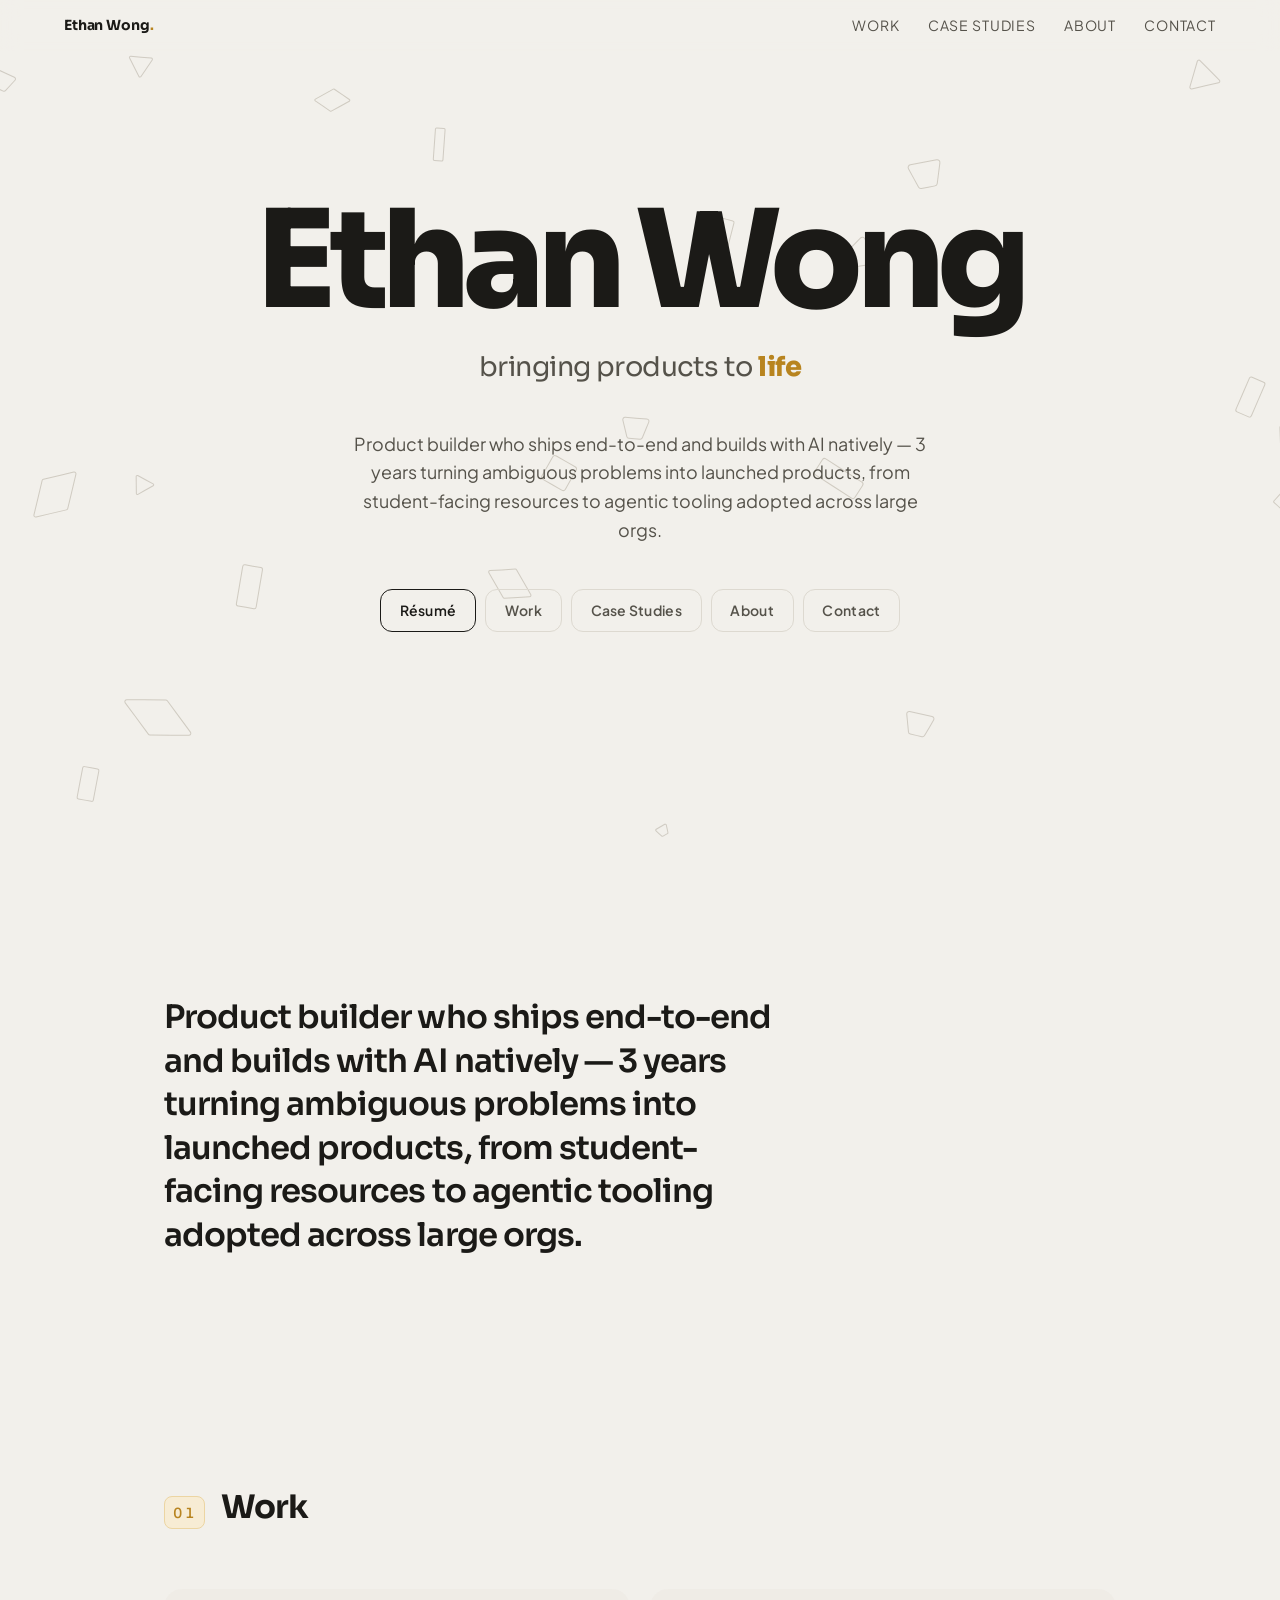
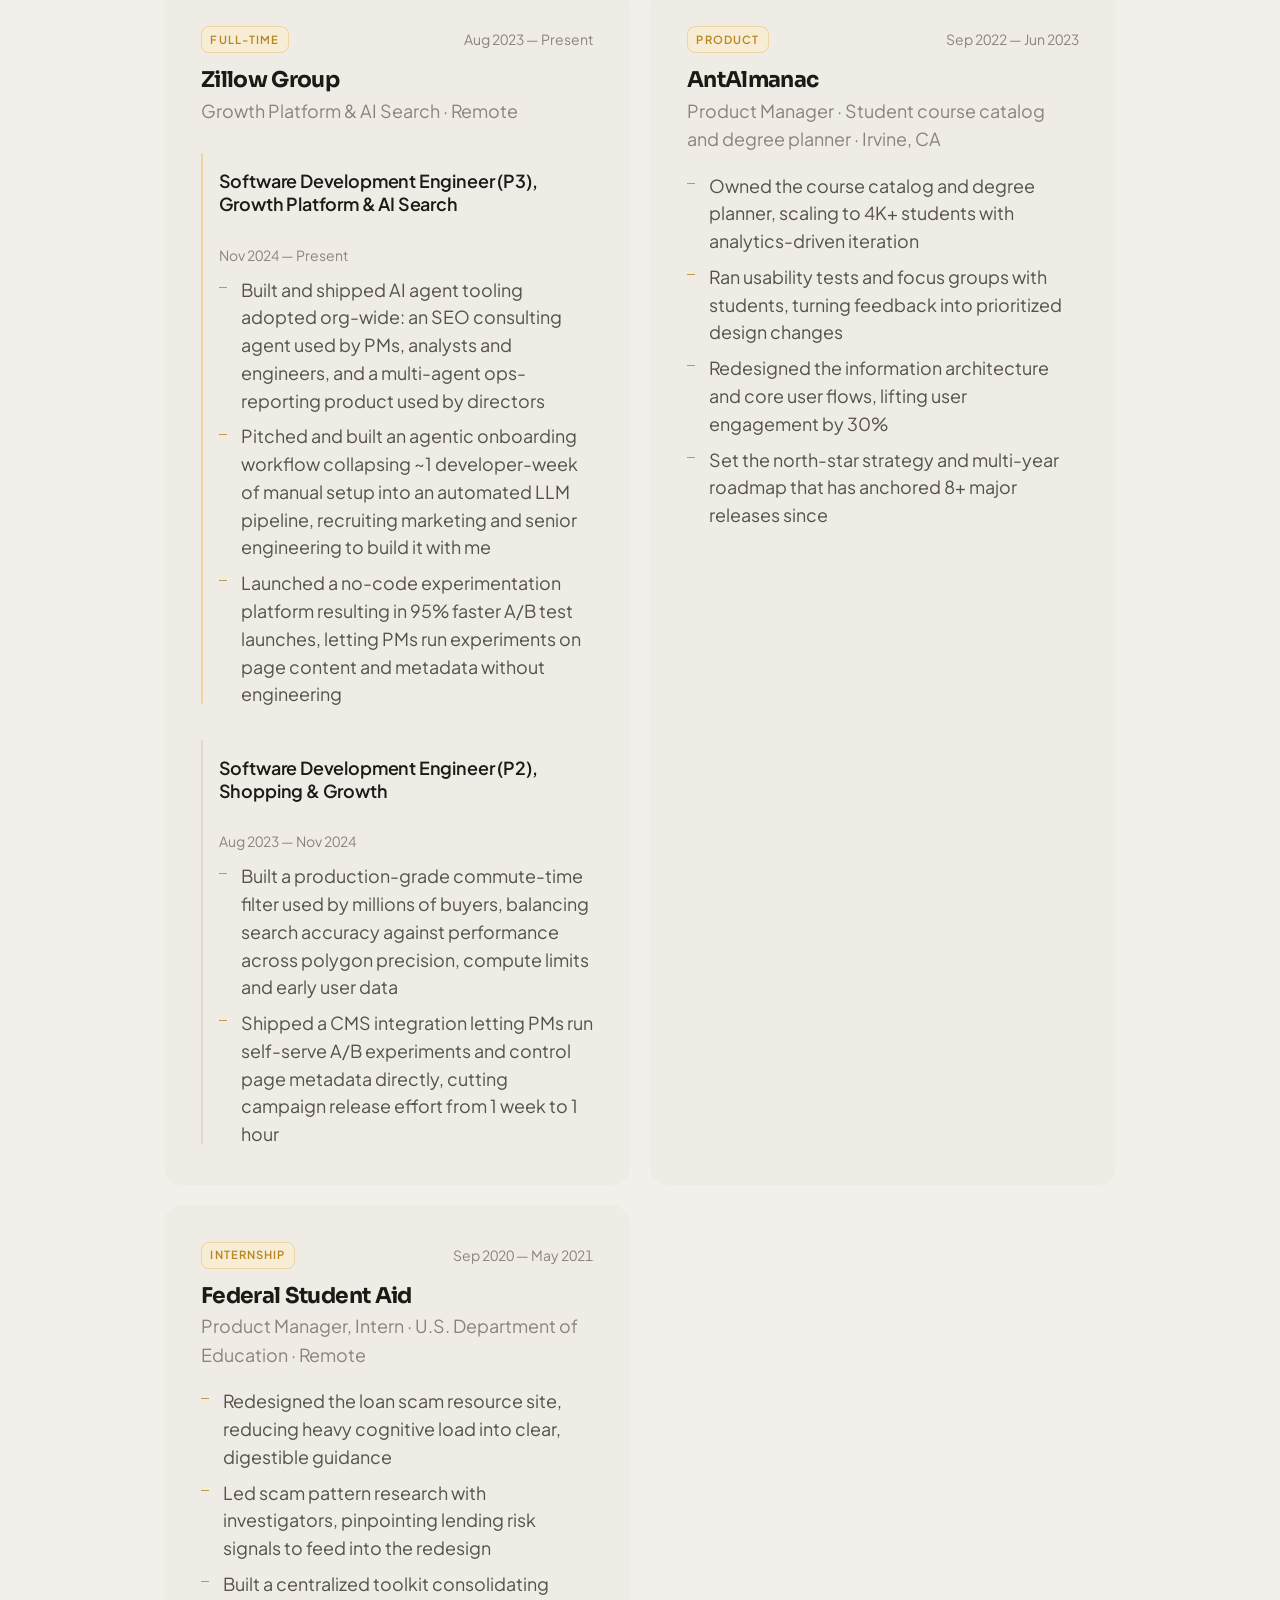
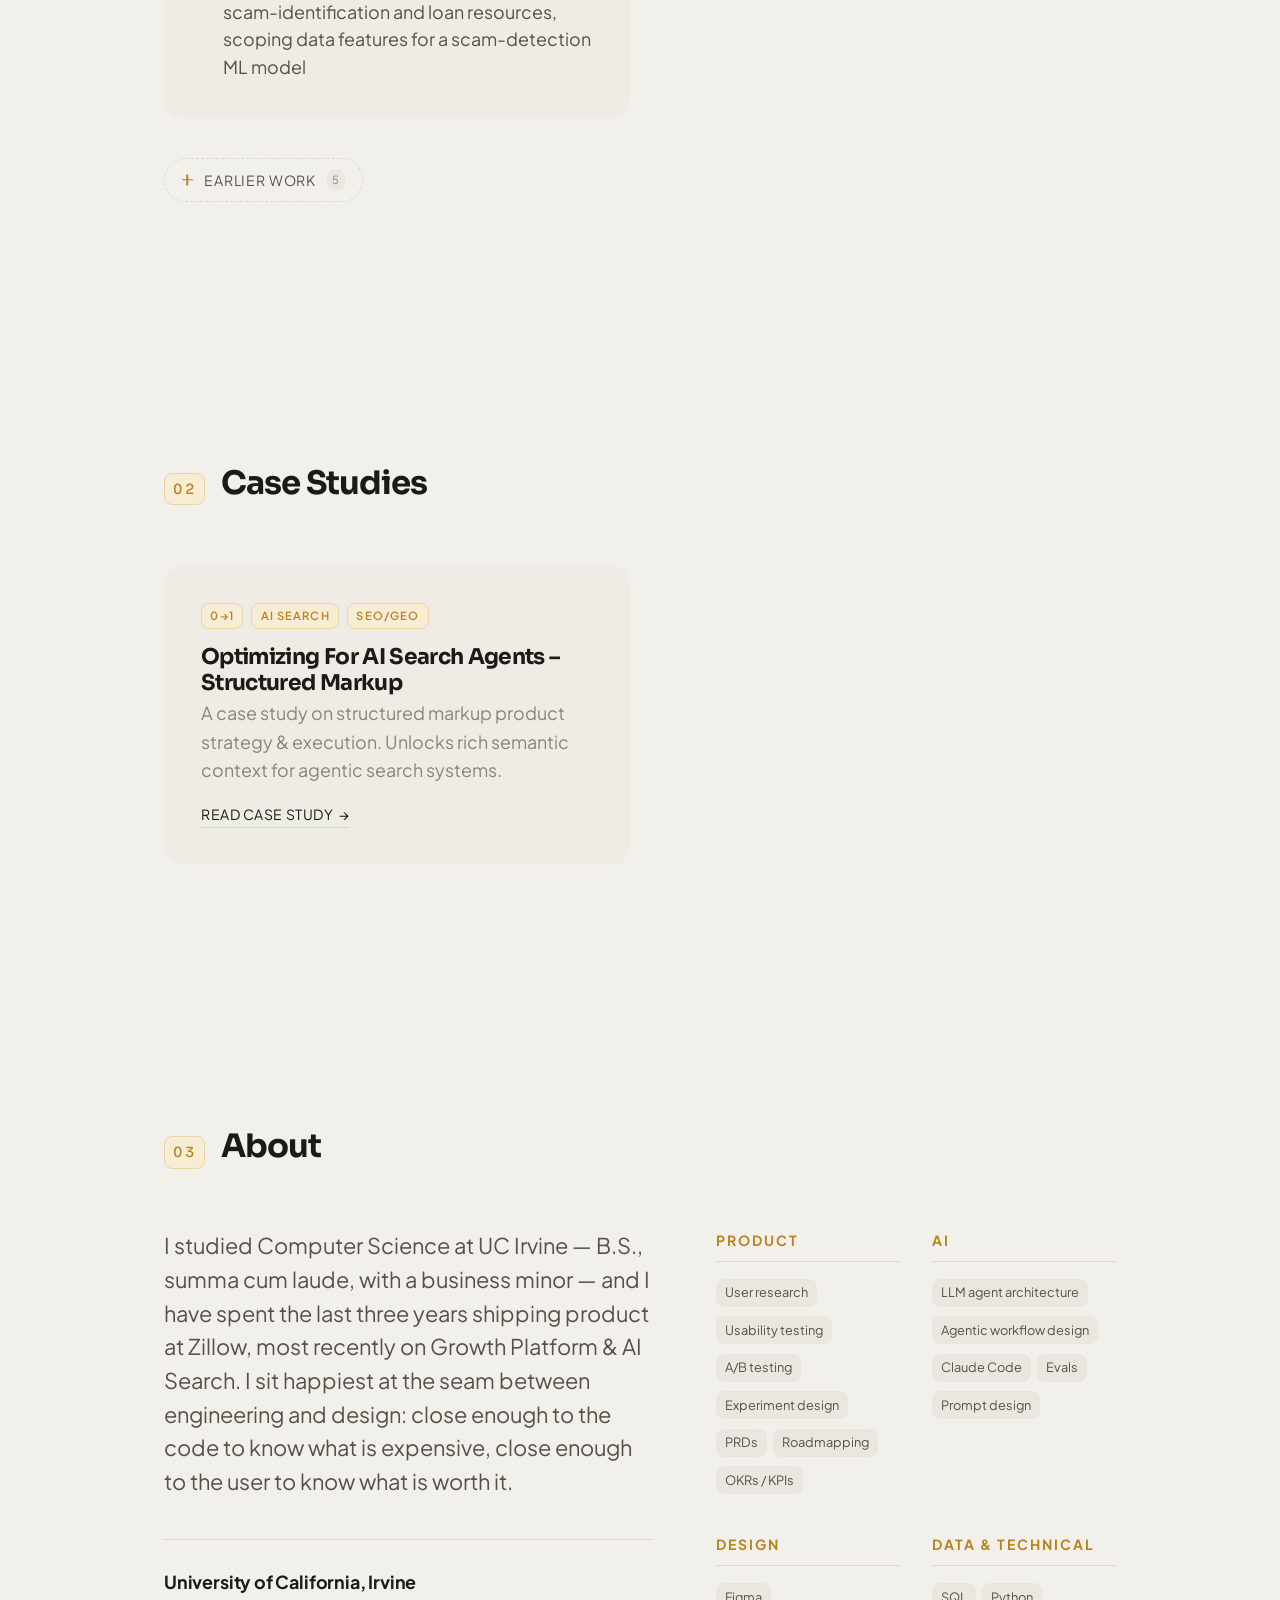
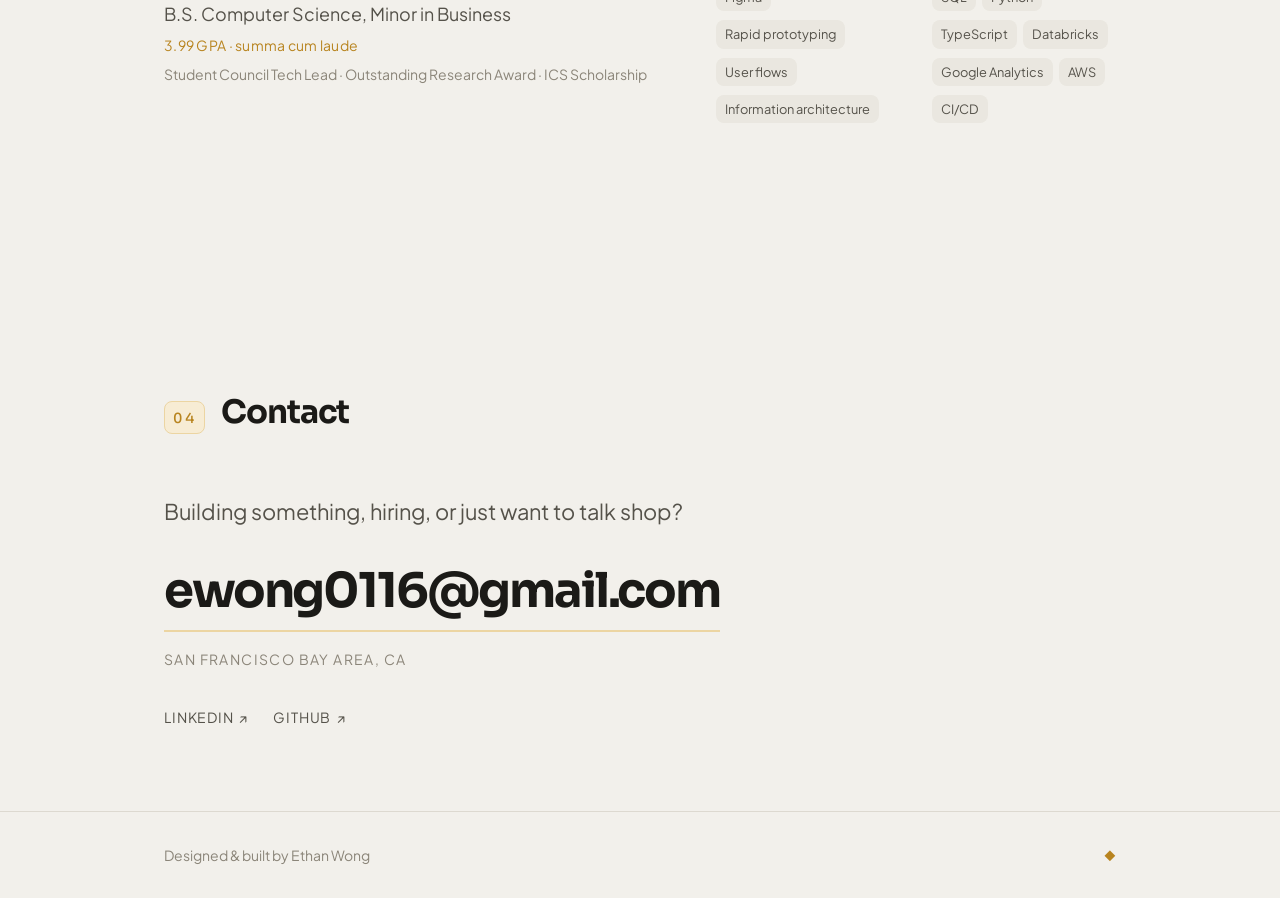
<file: index.html>
<!doctype html>
<html lang="en">
<head>
<meta charset="utf-8">
<meta name="viewport" content="width=device-width, initial-scale=1">

<title>Ethan Wong — bringing products to life</title>
<meta name="author" content="Ethan Wong">
<meta name="description" content="Ethan Wong — product builder who ships end-to-end and builds with AI natively. Currently on Growth Platform &amp; AI Search at Zillow.">
<meta name="theme-color" content="#FCF8F0">

<meta property="og:type" content="website">
<meta property="og:title" content="Ethan Wong — bringing products to life">
<meta property="og:description" content="Product builder who ships end-to-end and builds with AI natively. Currently on Growth Platform &amp; AI Search at Zillow.">
<meta name="twitter:card" content="summary">

<link rel="icon" href="data:image/svg+xml,%3Csvg xmlns='http://www.w3.org/2000/svg' viewBox='0 0 32 32'%3E%3Crect width='32' height='32' rx='7' fill='%23FCF8F0'/%3E%3Cpath d='M16 6l9 5v10l-9 5-9-5V11z' fill='%23DDA646'/%3E%3C/svg%3E">

<link rel="preconnect" href="https://fonts.googleapis.com">
<link rel="preconnect" href="https://fonts.gstatic.com" crossorigin>
<link rel="stylesheet" href="https://fonts.googleapis.com/css2?family=Sora:wght@400;600;700;800&family=Plus+Jakarta+Sans:ital,wght@0,300;0,400;0,500;0,600;0,700;1,400&display=swap">

<link rel="stylesheet" href="assets/tokens.css">
<link rel="stylesheet" href="assets/ripple/ripple.css">
<link rel="stylesheet" href="assets/layout.css">
<link rel="stylesheet" href="assets/kinetic.css">
</head>

<body>

<nav class="nav" aria-label="Primary">
  <a class="nav__mark" href="#top">Ethan Wong<span>.</span></a>
  <ul class="nav__links">
    <li><a href="#work">Work</a></li>
    <li><a href="#case-studies">Case Studies</a></li>
    <li><a href="#about">About</a></li>
    <li><a href="#contact">Contact</a></li>
  </ul>
</nav>

<main id="top">

  <section class="hero" aria-label="Ethan Wong">
    <canvas class="shards" aria-hidden="true"></canvas>
    <div class="hero__ring" aria-hidden="true"></div>
    <button class="hero__trigger" type="button">Reveal the page</button>

    <div class="hero-inner">
      <h1 class="hero__name"><span>Ethan</span><span>Wong</span></h1>
      <p class="hero__tagline">bringing products to <em class="life">life</em></p>
      <p class="hero__blurb"></p>
      <div class="hero__actions"></div>
    </div>

    <div class="hero__cue hero__cue--tap" aria-hidden="true">
      <span class="pulse"></span>
      <span>click anywhere</span>
    </div>
    <div class="hero__cue hero__cue--scroll" aria-hidden="true">
      <span>scroll</span>
      <span class="hero__cue-line"></span>
    </div>
  </section>

  <div class="page" id="page"></div>
</main>

<script src="assets/content.js"></script>
<script src="assets/render.js"></script>
<script src="assets/ripple/shards.js"></script>
<script>
(function () {
  var C = window.CONTENT;

  document.querySelector('.hero__blurb').textContent = C.blurb;
  document.querySelector('.hero__actions').innerHTML = C.actions.map(function (a) {
    var ext = /^https?:|\.pdf$/i.test(a.href);
    return '<a class="btn' + (a.kind === 'primary' ? ' btn--primary' : '') +
           '" href="' + a.href + '"' +
           (ext ? ' target="_blank" rel="noopener"' : '') + '>' + a.label + '</a>';
  }).join('');

  window.renderPage(document.getElementById('page'));

  window.initHero({
    seed: 29,

    /* many small forms ringing the viewport — the middle stays clear
       for the name, but the edges are busy and alive.
       narrow:false = dropped on phones, where there is no margin to spare */
    shapes: [
      { shape: 'cube',   size: 0.115, x: 0.09, y: 0.16 },
      { shape: 'stairs', n: 4, size: 0.13,  x: 0.24, y: 0.14,  narrow: false },
      { shape: 'tri',    size: 0.10,  x: 0.50, y: 0.15,  narrow: false },
      { shape: 'bars',   n: 5, size: 0.14,  x: 0.76, y: 0.145, narrow: false },
      { shape: 'cube',   size: 0.125, x: 0.92, y: 0.22 },
      { shape: 'arch',   n: 5, size: 0.145, x: 0.90, y: 0.62 },
      { shape: 'tri',    size: 0.095, x: 0.955, y: 0.87, narrow: false },
      { shape: 'stairs', n: 4, size: 0.135, x: 0.72, y: 0.93 },
      { shape: 'bars',   n: 5, size: 0.13,  x: 0.27, y: 0.94 },
      { shape: 'arch',   n: 5, size: 0.13,  x: 0.07, y: 0.75, narrow: false },
      { shape: 'cube',   size: 0.10,  x: 0.045, y: 0.45, narrow: false }
    ],

    palette: [
      '#DDA646', '#C98A3A', '#B26F3C', '#E8C888',
      '#A9832F', '#D2A04A', '#C4653A', '#EBD9AE'
    ],

    scatter:    [0.28, 0.75],
    startScale: [0.35, 0.9],
    spin:       3.4,
    drift:      1.5,
    corner:     0.05,

    lineWidth:       1,
    stroke:          '#B9B3A6',
    strokeWarm:      '#B0862E',
    strokeAlpha:     0.6,
    strokeAlphaWarm: 0.3,
    fillAlpha:       0.95,

    waveMs:     950,
    fadeMs:     780,
    parallax:   0.14,
    autoFireMs: 1500
  });

  var nav = document.querySelector('.nav');
  window.addEventListener('scroll', function () {
    nav.classList.toggle('is-stuck', window.scrollY > 40);
  }, { passive: true });
})();
</script>
</body>
</html>
</file>
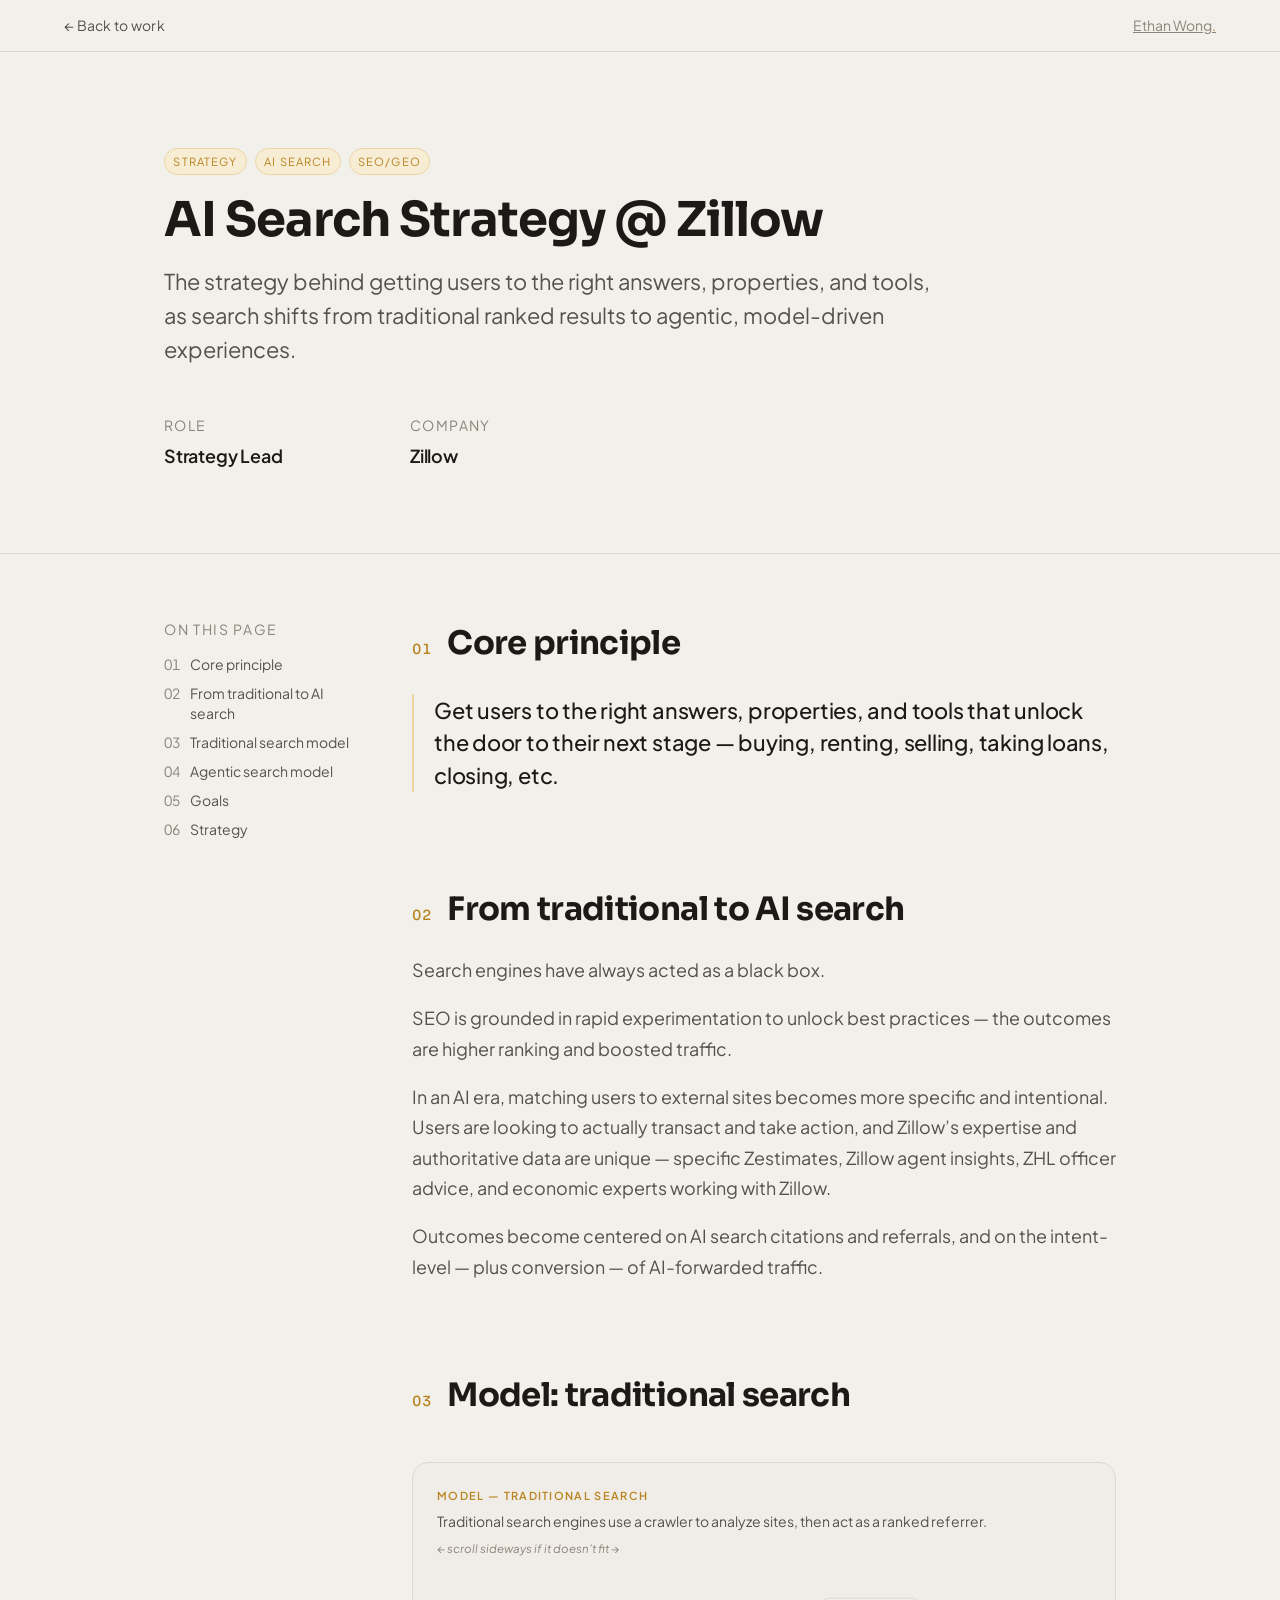
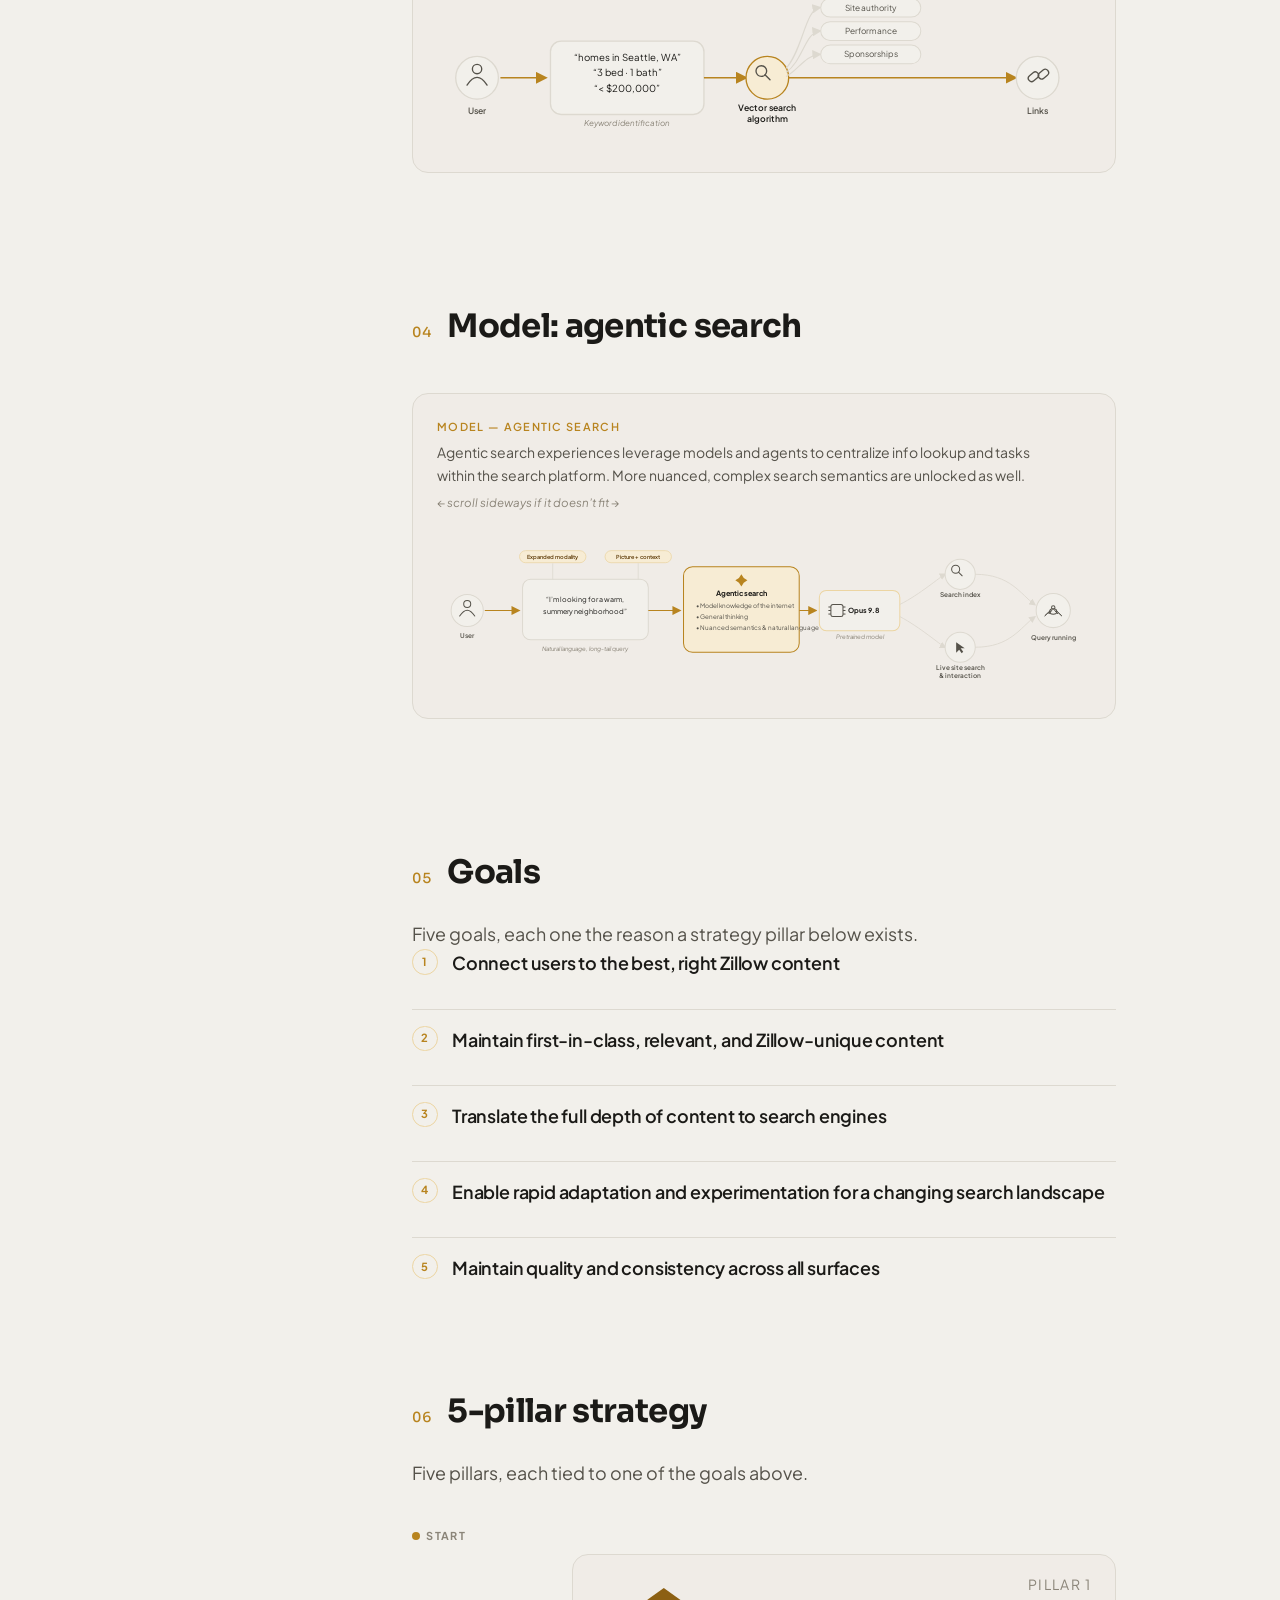
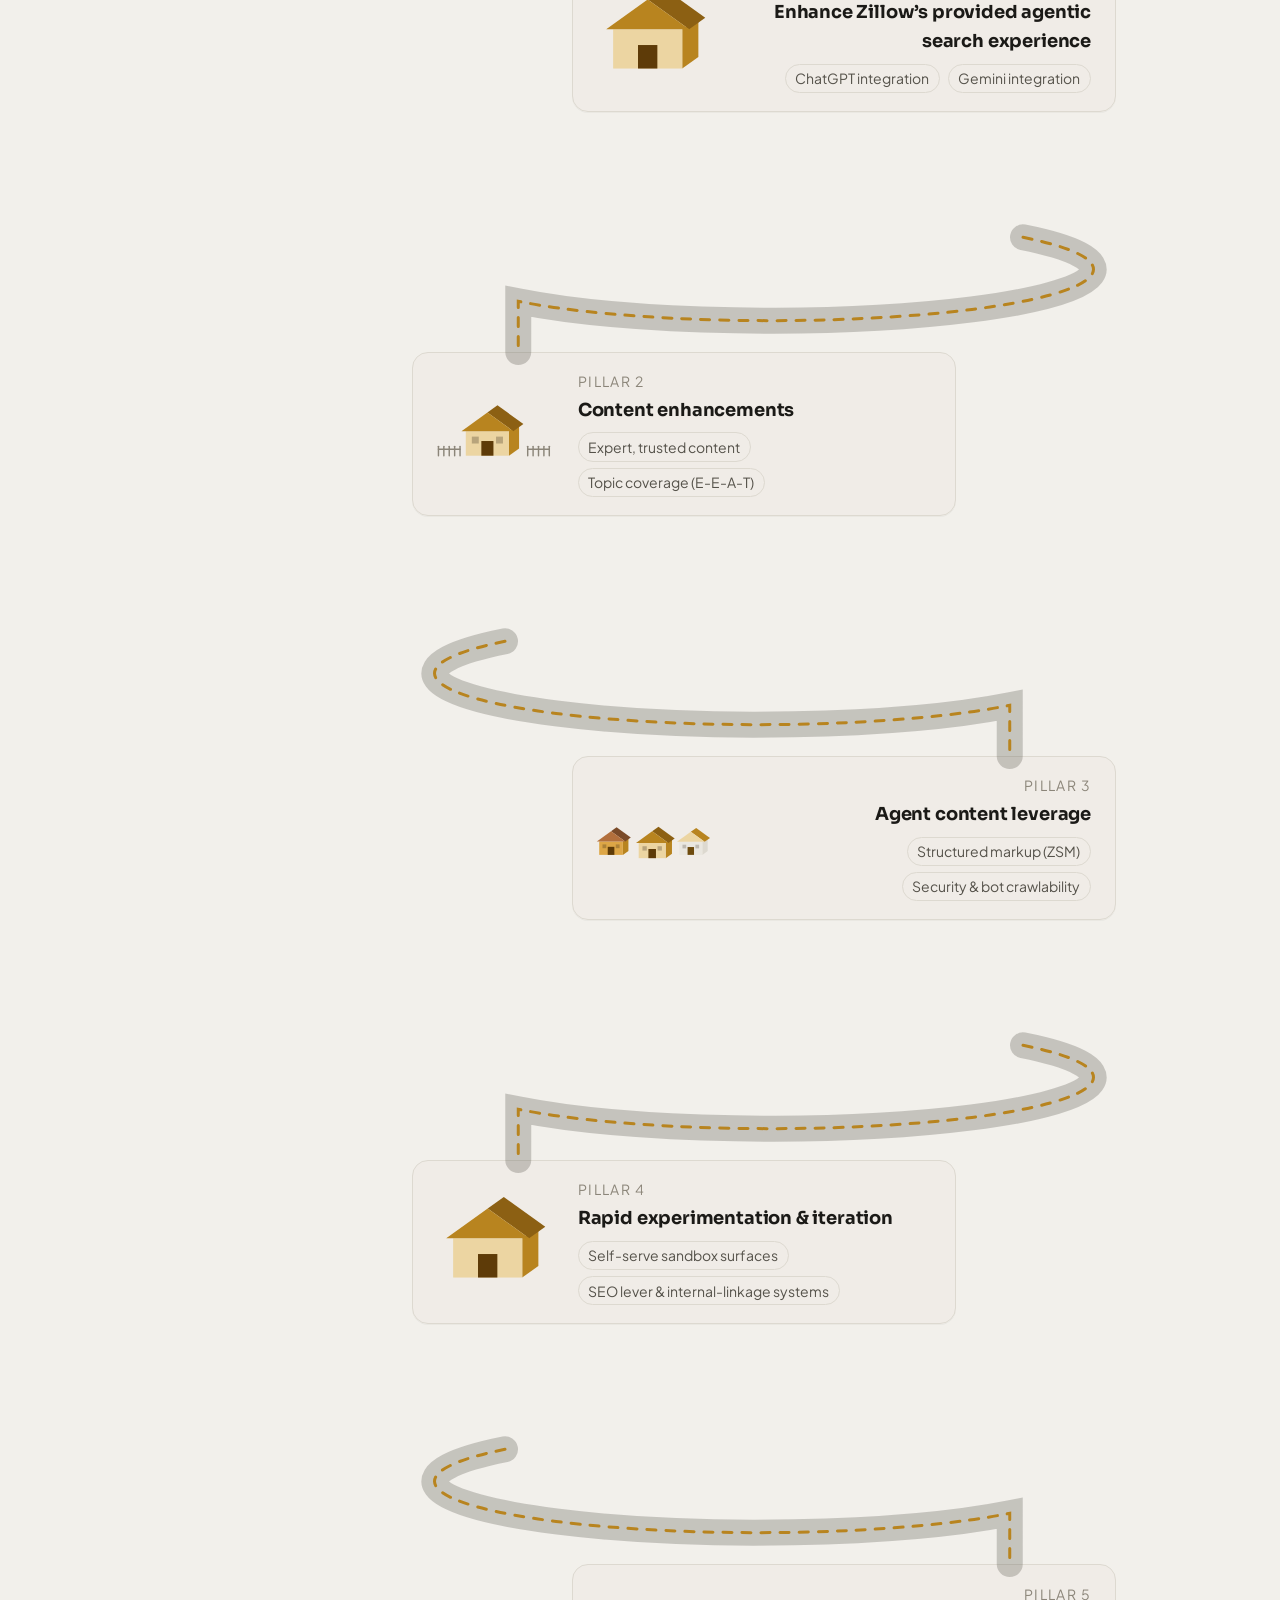
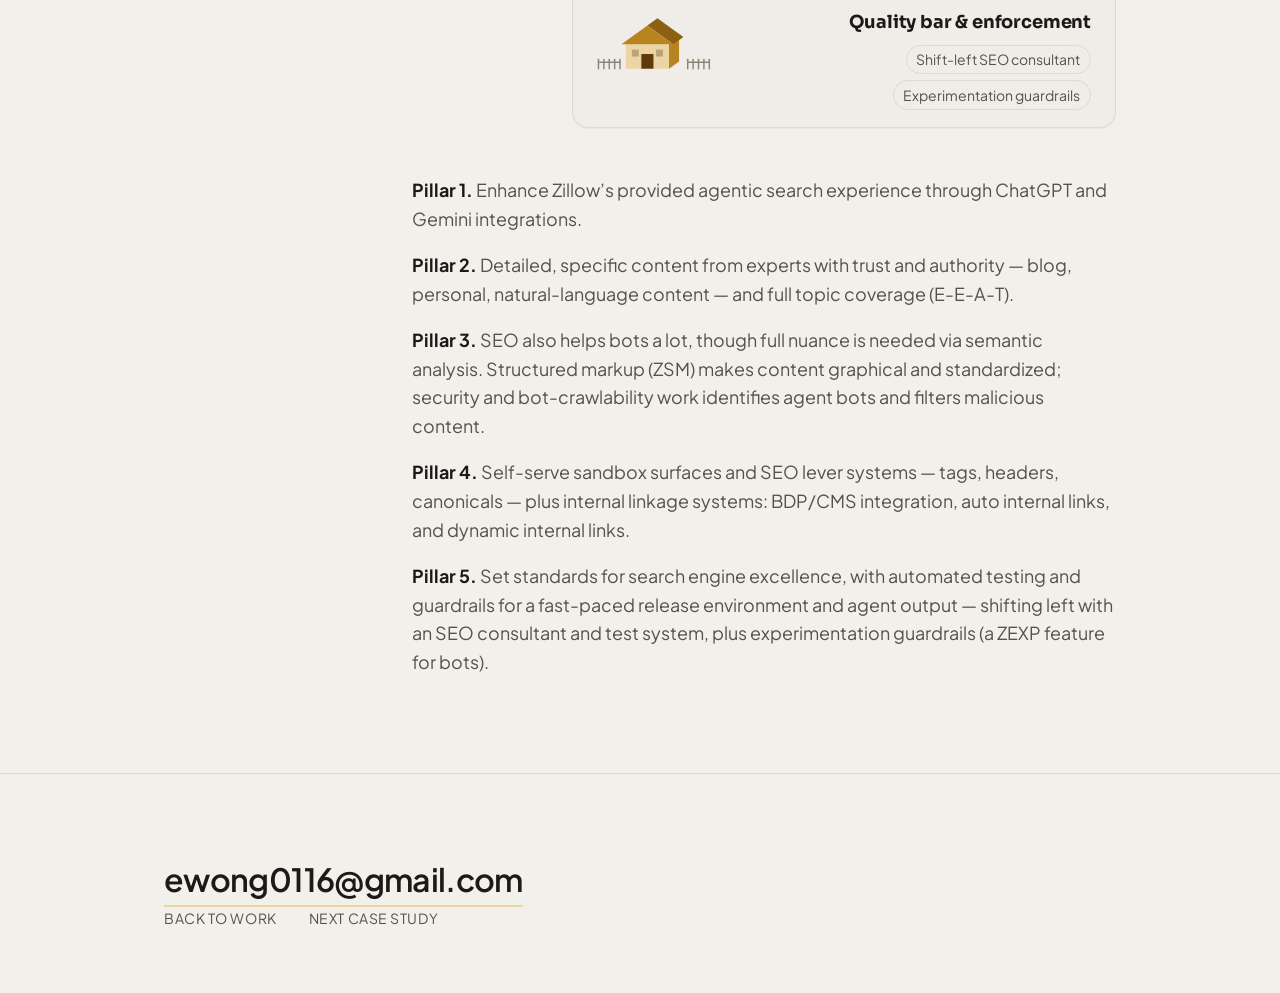
<file: case-studies/ai-search-strategy.html>
<!doctype html>
<html lang="en">
<head>
<meta charset="utf-8">
<meta name="viewport" content="width=device-width, initial-scale=1">

<title>Case study — Ethan Wong</title>
<meta name="author" content="Ethan Wong">
<meta name="theme-color" content="#FCF8F0">

<link rel="icon" href="data:image/svg+xml,%3Csvg xmlns='http://www.w3.org/2000/svg' viewBox='0 0 32 32'%3E%3Crect width='32' height='32' rx='7' fill='%23FCF8F0'/%3E%3Cpath d='M16 6l9 5v10l-9 5-9-5V11z' fill='%23DDA646'/%3E%3C/svg%3E">

<link rel="preconnect" href="https://fonts.googleapis.com">
<link rel="preconnect" href="https://fonts.gstatic.com" crossorigin>
<link rel="stylesheet" href="https://fonts.googleapis.com/css2?family=Sora:wght@400;600;700&family=Plus+Jakarta+Sans:ital,wght@0,400;0,500;0,600;1,400&family=JetBrains+Mono:wght@400;600&display=swap">

<link rel="stylesheet" href="../assets/tokens.css">
<link rel="stylesheet" href="../assets/case-study.css">
<link rel="stylesheet" href="../assets/case-study-diagram.css">

<style>
  /* case studies open in the warm palette by default — there is
     no cold/ripple state on this page */
  html { background: #FCF8F0; }
</style>
</head>

<body class="cs is-warm">

<nav class="cs-nav" aria-label="Primary">
  <a class="cs-nav__back" href="../index.html#work">&#8592; Back to work</a>
  <a class="cs-nav__mark" href="../index.html">Ethan Wong<span>.</span></a>
</nav>

<main id="page"></main>

<script src="../assets/case-study-ai-search-strategy-content.js"></script>
<script src="../assets/case-study-render.js"></script>
<script>window.renderCaseStudy(document.getElementById('page'));</script>
<!-- after the page exists, so it can find its mount points -->
<script src="../assets/case-study-diagram.js"></script>
</body>
</html>
</file>
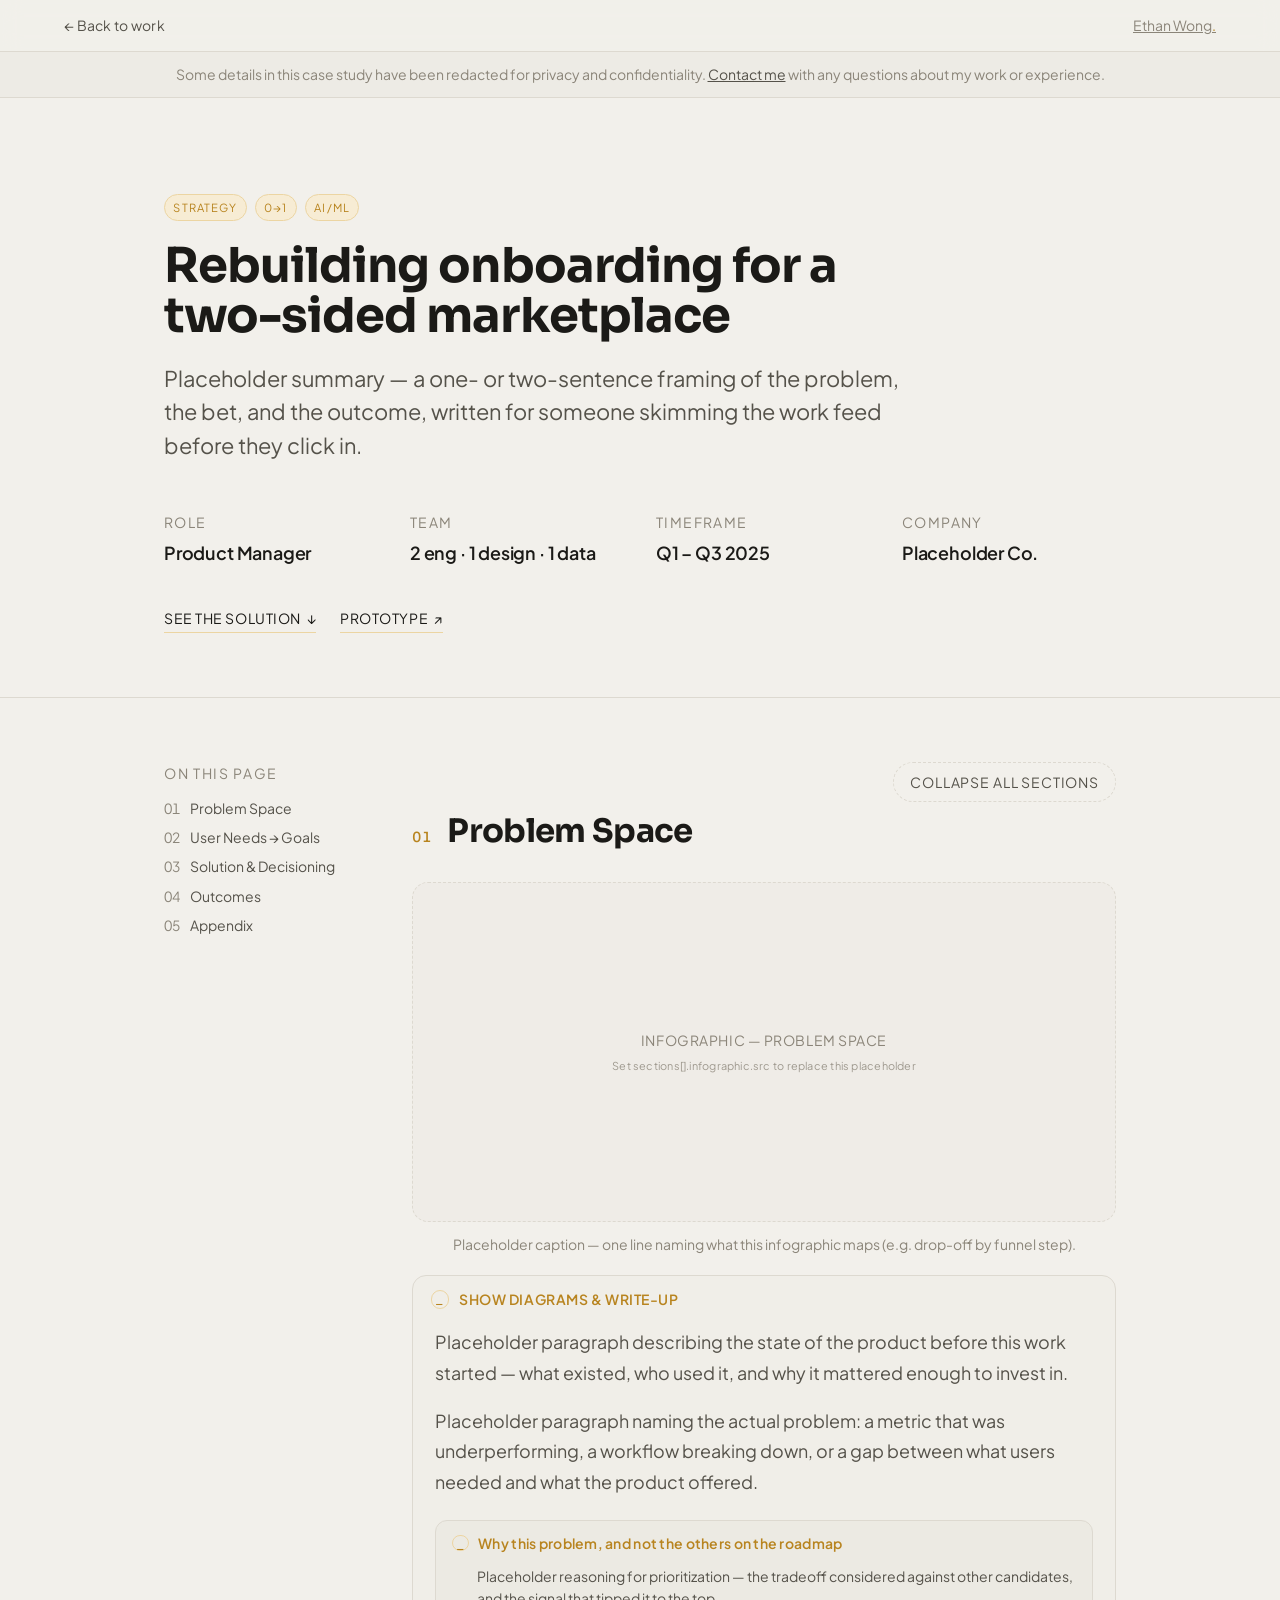
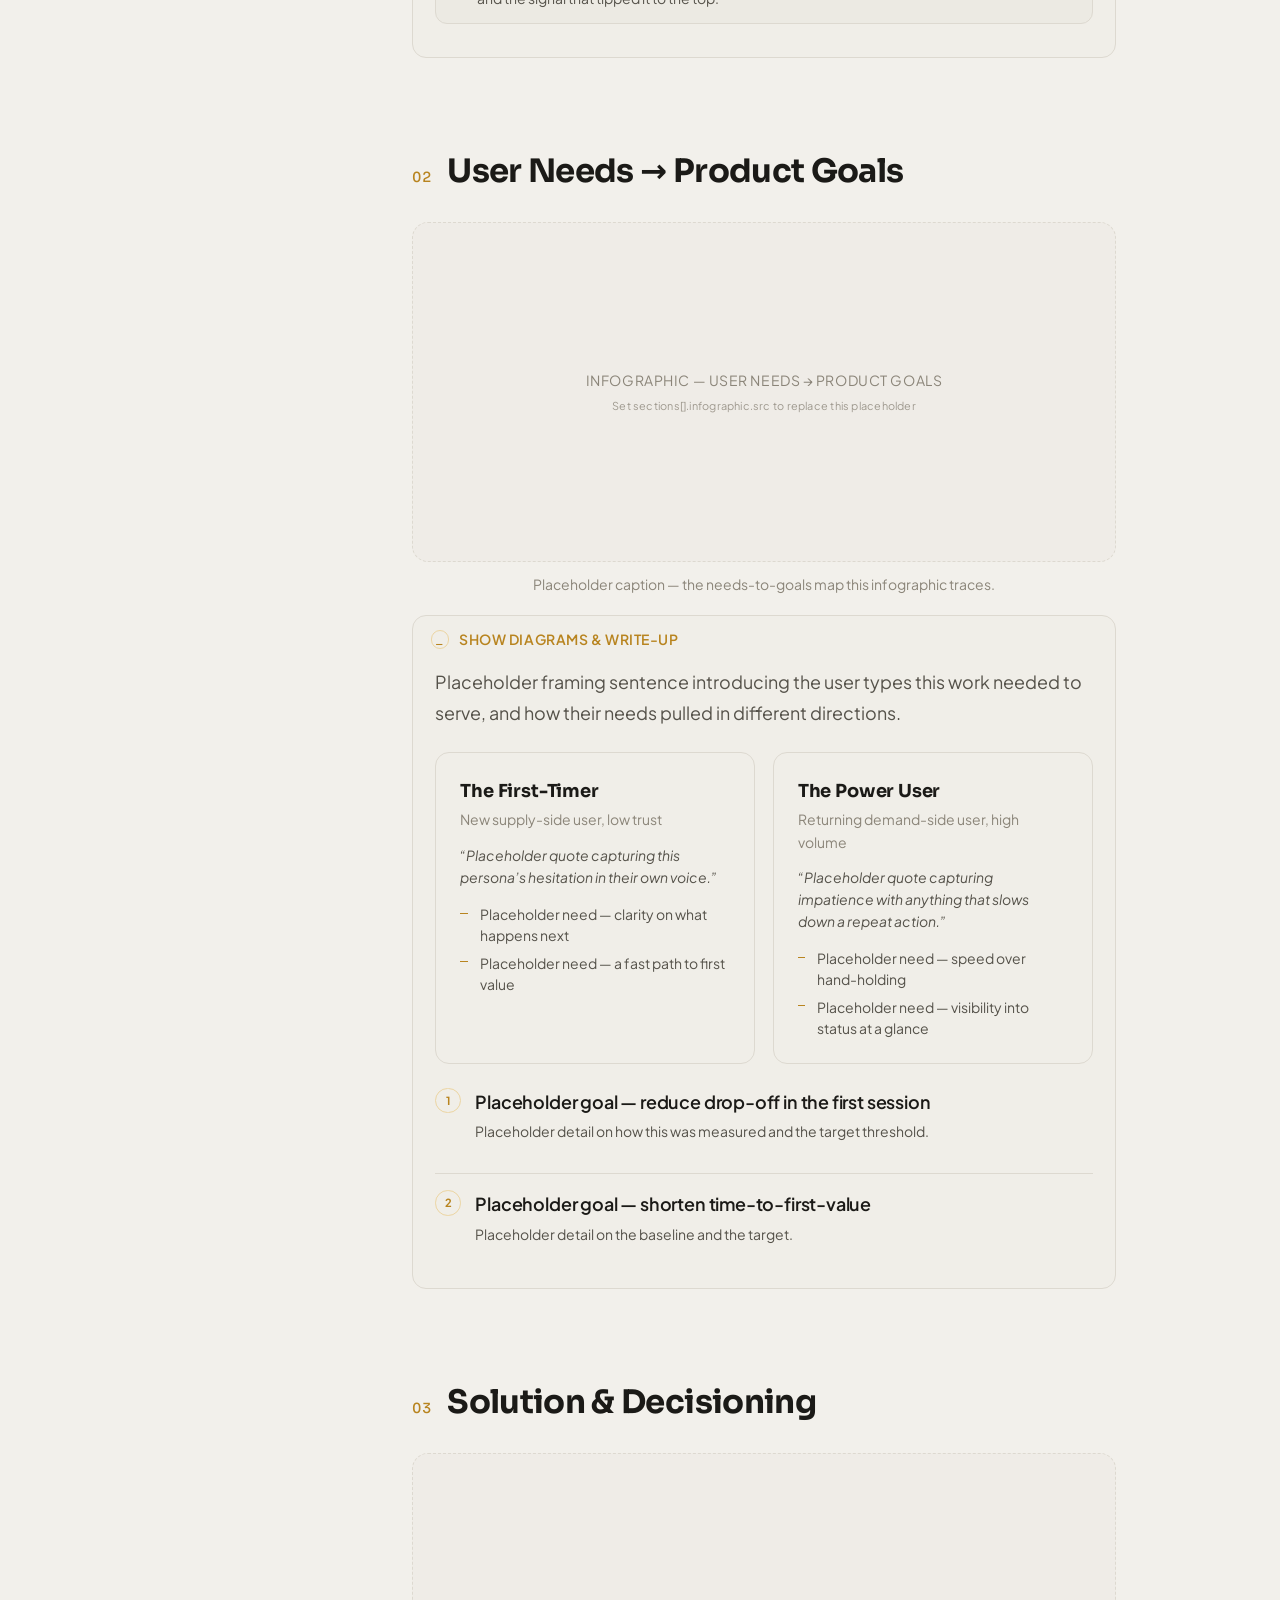
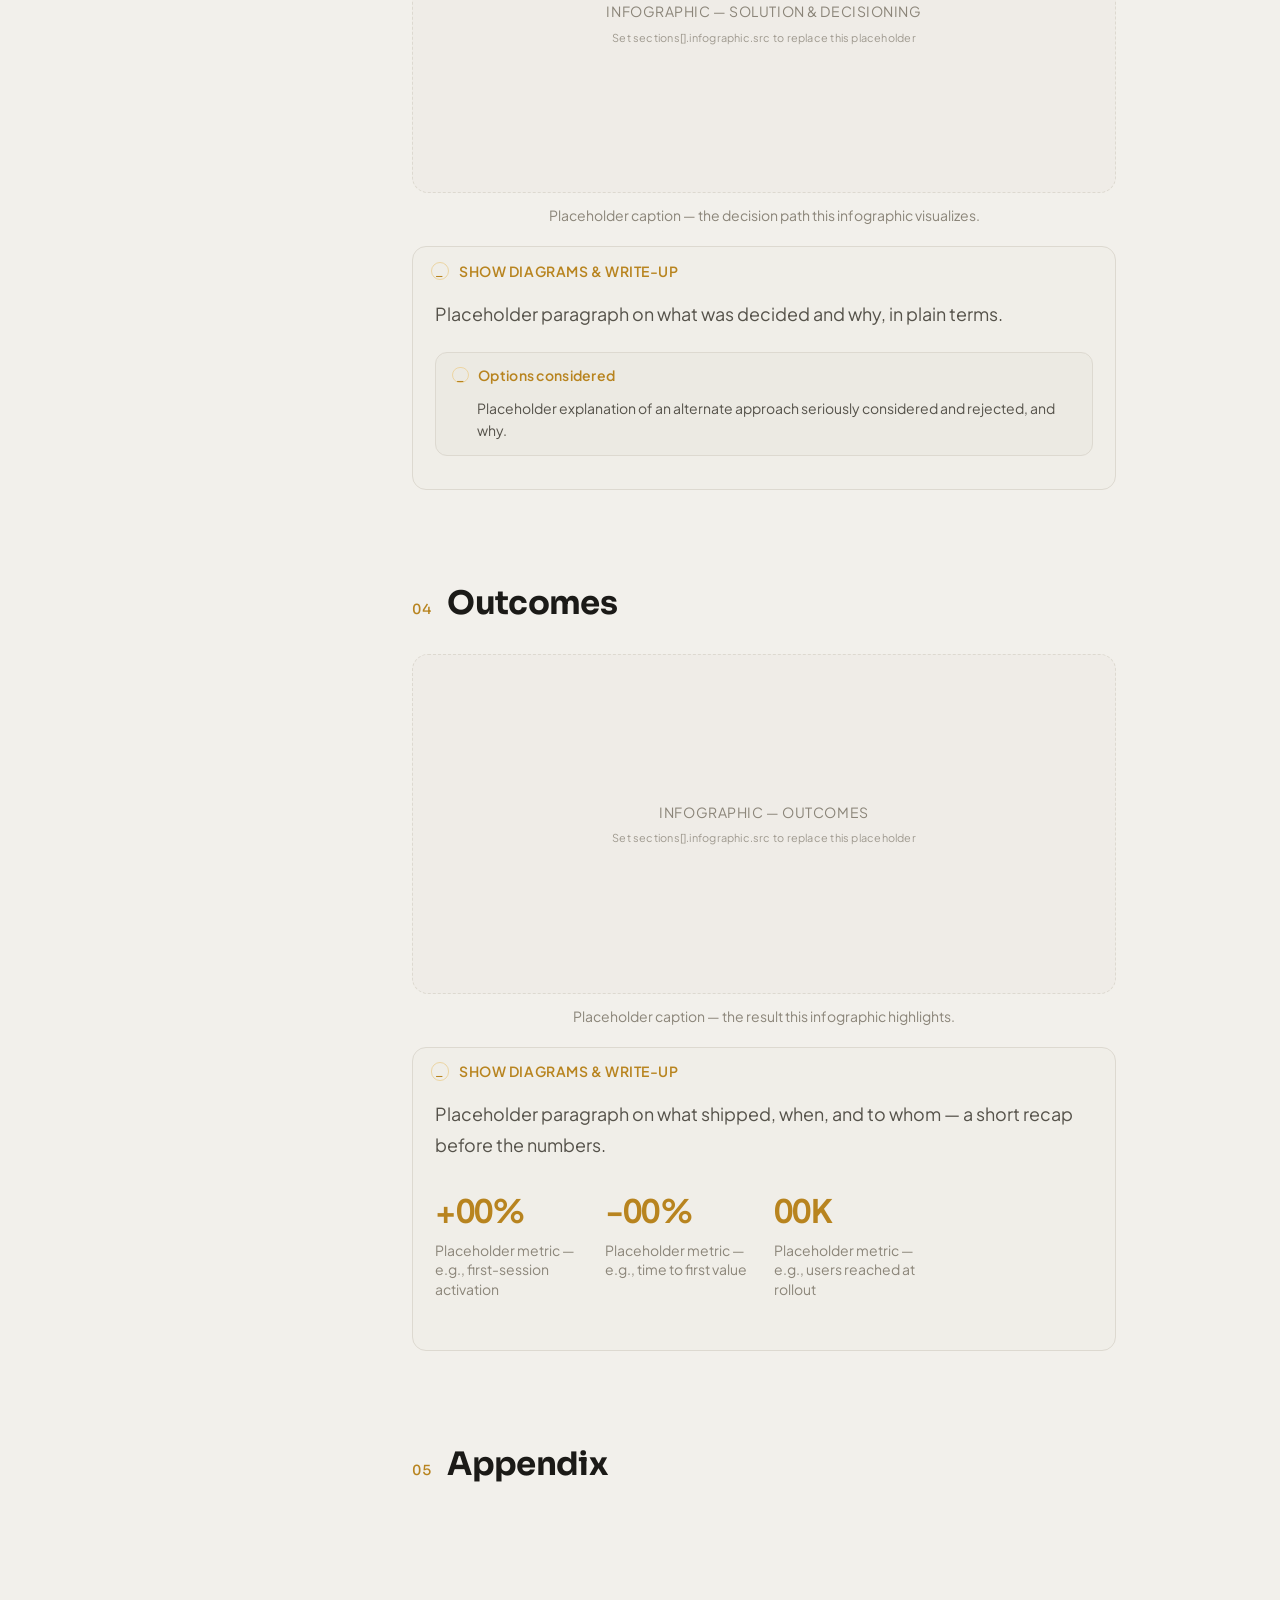
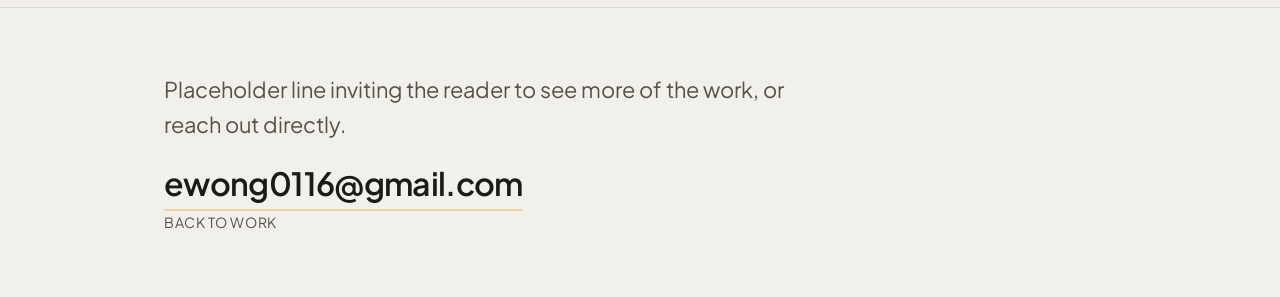
<file: case-studies/case-study-skeleton.html>
<!doctype html>
<html lang="en">
<head>
<meta charset="utf-8">
<meta name="viewport" content="width=device-width, initial-scale=1">

<title>Case study — Ethan Wong</title>
<meta name="author" content="Ethan Wong">
<meta name="theme-color" content="#FCF8F0">

<link rel="icon" href="data:image/svg+xml,%3Csvg xmlns='http://www.w3.org/2000/svg' viewBox='0 0 32 32'%3E%3Crect width='32' height='32' rx='7' fill='%23FCF8F0'/%3E%3Cpath d='M16 6l9 5v10l-9 5-9-5V11z' fill='%23DDA646'/%3E%3C/svg%3E">

<link rel="preconnect" href="https://fonts.googleapis.com">
<link rel="preconnect" href="https://fonts.gstatic.com" crossorigin>
<link rel="stylesheet" href="https://fonts.googleapis.com/css2?family=Sora:wght@400;600;700&family=Plus+Jakarta+Sans:ital,wght@0,400;0,500;0,600;1,400&display=swap">

<link rel="stylesheet" href="../assets/tokens.css">
<link rel="stylesheet" href="../assets/case-study.css">
<link rel="stylesheet" href="../assets/case-study-collapsible.css">
<!-- add per-diagram stylesheets here if a section uses funnel/workflow/schema-viz/diagram —
     see assets/case-study-collapsible-content.template.js -->

<style>
  /* case studies open in the warm palette by default — there is
     no cold/ripple state on this page */
  html { background: #FCF8F0; }
</style>
</head>

<body class="cs is-warm">

<nav class="cs-nav" aria-label="Primary">
  <a class="cs-nav__back" href="../index.html#work">&#8592; Back to work</a>
  <a class="cs-nav__mark" href="../index.html">Ethan Wong<span>.</span></a>
</nav>

<main id="page"></main>

<!-- copy case-study-collapsible-content.template.js to a per-case-study
     file and point this at it (this points at the dummy demo content) -->
<script src="../assets/case-study-collapsible-sample-content.js"></script>
<script src="../assets/case-study-collapsible-render.js"></script>
<script>window.renderCollapsibleCaseStudy(document.getElementById('page'));</script>
<!-- after the page exists, so it can find its mount points -->
<script src="../assets/case-study-collapsible.js"></script>
<!-- add per-diagram mount scripts here (case-study-funnel.js etc.),
     also after the render() call above, if a section uses one -->
</body>
</html>
</file>
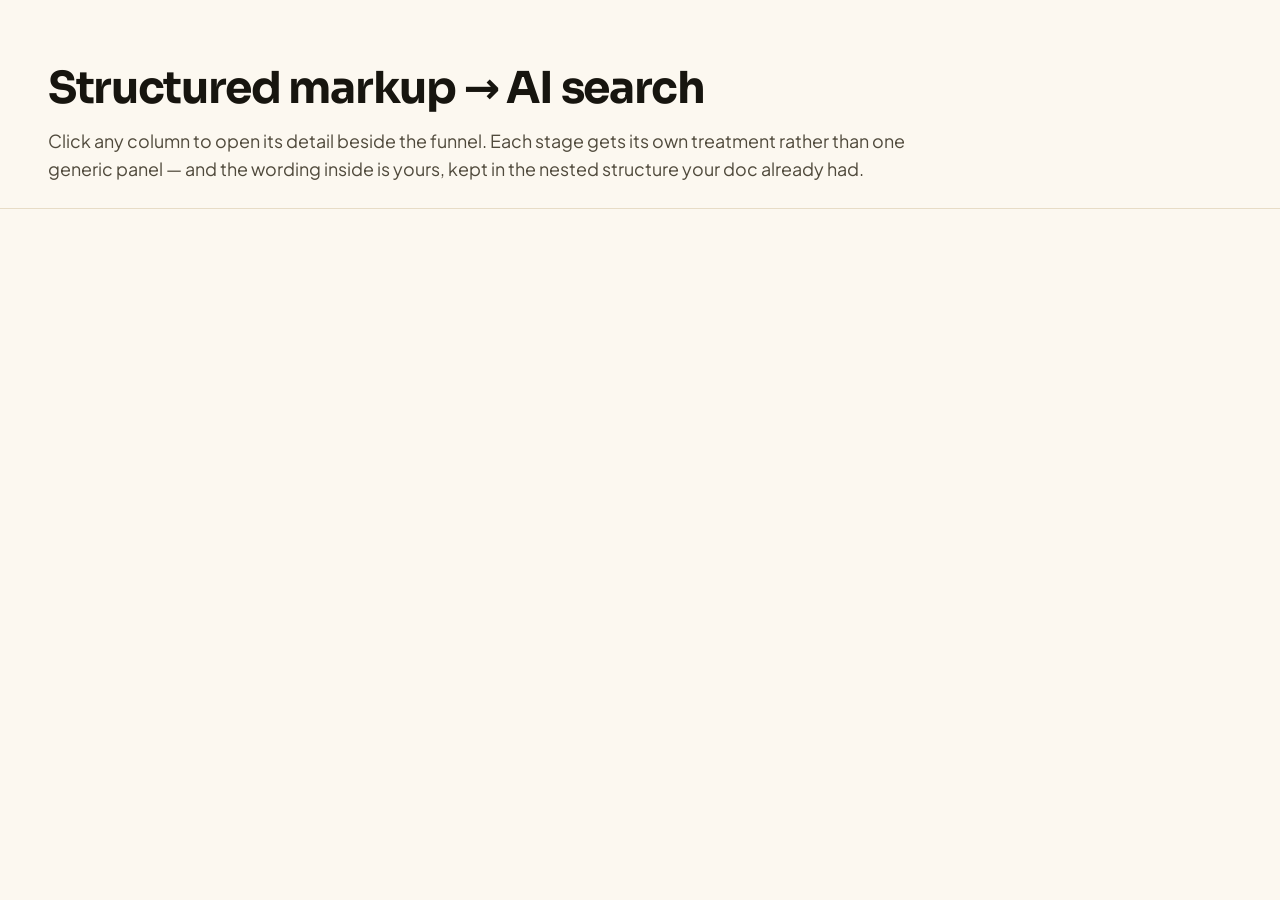
<file: case-studies/funnel-mockups-v2.html>
<!doctype html>
<html lang="en">
<head>
<meta charset="utf-8">
<meta name="viewport" content="width=device-width, initial-scale=1">
<title>Structured markup funnel — v3</title>
<meta name="theme-color" content="#FCF8F0">

<link rel="preconnect" href="https://fonts.googleapis.com">
<link rel="preconnect" href="https://fonts.gstatic.com" crossorigin>
<link rel="stylesheet" href="https://fonts.googleapis.com/css2?family=Sora:wght@400;600;700;800&family=Plus+Jakarta+Sans:ital,wght@0,400;0,500;0,600;0,700;1,400&family=JetBrains+Mono:wght@400;600&display=swap">

<link rel="stylesheet" href="../assets/tokens.css">

<style>
/* ============================================================
   Stage ramp: validated single-hue sequential scale
   (validate_palette.js, light, surface #FCF8F0) — monotone L,
   >=0.06 dL steps, light end clears paper at 2.10:1, hue spread 13deg.
   ============================================================ */
:root {
  --s1: #D0A85C; --s2: #BE8F3A; --s3: #AC7823; --s4: #946115; --s5: #74490B;
  --paper: #FCF8F0; --paper-2: #F5EDDE;
  --ink: #17150F; --ink-2: #504A3C; --ink-3: #8C8371; --line: #E7DCC6;
  --mono: 'JetBrains Mono', ui-monospace, SFMono-Regular, Menlo, monospace;
}
html { background: var(--paper); }
body { font-family: 'Plus Jakarta Sans', system-ui, sans-serif; color: var(--ink); background: var(--paper); }
h1, h2, h3 { font-family: 'Sora', system-ui, sans-serif; }

.wrap { width: 100%; max-width: 1480px; margin-inline: auto; padding-inline: clamp(1rem, 4vw, 3rem); }
.page-head { padding-block: clamp(2.5rem, 6vw, 4rem) clamp(1rem, 2vw, 1.5rem); }
.page-head h1 { font-size: clamp(1.75rem, 4vw, 2.75rem); font-weight: 700; letter-spacing: -.03em; line-height: 1.1; }
.page-head p { margin-top: .9rem; color: var(--ink-2); max-width: 66ch; line-height: 1.6; }
.opt { padding-block: clamp(1.5rem, 4vw, 2.5rem); border-top: 1px solid var(--line); }

.ctl { display: flex; align-items: center; gap: .6rem; flex-wrap: wrap; margin-bottom: .9rem; }
.btn {
  font: inherit; font-size: .75rem; letter-spacing: .06em; text-transform: uppercase;
  padding: .55em 1.1em; border-radius: 999px; cursor: pointer;
  border: 1px solid var(--line); background: transparent; color: var(--ink-2);
  transition: border-color .25s ease, color .25s ease, background-color .25s ease;
}
.btn:hover { border-color: var(--gold); color: var(--ink); background: var(--gold-wash); }
.btn[aria-pressed="true"] { border-color: var(--gold); background: var(--gold-wash); color: #5E3B08; font-weight: 600; }
.ctl__hint { font-size: .75rem; color: var(--ink-3); }

.scroller { overflow-x: auto; overflow-y: hidden; -webkit-overflow-scrolling: touch; padding-bottom: .5rem; }
/* min-width belongs on the mount, not the svg — the svg is a grandchild */
.scroller > div { min-width: 1180px; }
.scroller svg.funnel { display: block; width: 100%; height: auto; }
.scroll-hint { display: none; font-size: .72rem; color: var(--ink-3); margin-bottom: .5rem; }
@media (max-width: 1100px) { .scroll-hint { display: block; } }

/* ---- svg nodes. foreignObject clips at its bounds, so a 1px border on
   a box sized exactly to it loses an edge at fractional scale ---- */
.fo-pad { padding: 2px; box-sizing: border-box; height: 100%; }
.card {
  height: 100%; box-sizing: border-box; border-radius: 10px; padding: 8px 11px;
  display: flex; flex-direction: column; justify-content: center; gap: 3px;
  font-family: 'Plus Jakarta Sans', system-ui, sans-serif;
  background: var(--paper); border: 1px solid var(--line);
}
.card .t { font-size: 13px; line-height: 1.28; font-weight: 600; letter-spacing: -.01em; color: var(--ink); }
.card .s { font-size: 10.5px; line-height: 1.35; color: var(--ink-3); }
.card--cat .t { font-family: 'Sora', system-ui, sans-serif; font-size: 17px; font-weight: 700; letter-spacing: -.02em; }
.card--dec { background: var(--gold-wash); border-color: var(--gold); }
.card--dec .t { color: #5E3B08; }
.card--dec .s { color: #7C540F; }
.chip {
  height: 100%; box-sizing: border-box; border-radius: 7px; padding: 0 9px;
  display: flex; align-items: center; font-size: 11px; line-height: 1.2;
  border: 1px solid var(--line); background: var(--paper); color: var(--ink-3);
}
.chip--won { border-color: var(--gold); color: var(--ink); font-weight: 600; }

.sthead {
  display: flex; align-items: center; gap: .4rem; white-space: nowrap;
  font-size: 11px; font-weight: 600; letter-spacing: .14em; text-transform: uppercase; color: var(--ink-3);
}
.sthead i { font-style: normal; font-variant-numeric: tabular-nums; color: var(--gold); font-weight: 700; }

/* ---- column focus + hover ---- */
.col-hit { fill: transparent; cursor: pointer; }
.stage-g { transition: opacity .3s ease, transform .3s var(--ease-out); transform-box: fill-box; transform-origin: center; }
svg[data-focus] .stage-g { opacity: .32; }
svg[data-focus="0"] .stage-g[data-stage="0"], svg[data-focus="1"] .stage-g[data-stage="1"],
svg[data-focus="2"] .stage-g[data-stage="2"], svg[data-focus="3"] .stage-g[data-stage="3"],
svg[data-focus="4"] .stage-g[data-stage="4"] { opacity: 1; }
svg[data-focus] .ribbons { opacity: .28; transition: opacity .3s ease; }

.colbg { fill: var(--paper-2); opacity: 0; pointer-events: none; transition: opacity .25s ease; }
svg[data-hover="0"] .colbg[data-stage="0"], svg[data-hover="1"] .colbg[data-stage="1"],
svg[data-hover="2"] .colbg[data-stage="2"], svg[data-hover="3"] .colbg[data-stage="3"],
svg[data-hover="4"] .colbg[data-stage="4"] { opacity: .8; }
/* the lane stays lit for as long as you are inside the detail view */
svg[data-focus="0"] .colbg[data-stage="0"], svg[data-focus="1"] .colbg[data-stage="1"],
svg[data-focus="2"] .colbg[data-stage="2"], svg[data-focus="3"] .colbg[data-stage="3"],
svg[data-focus="4"] .colbg[data-stage="4"] { opacity: 1; fill: var(--gold-wash); }
svg[data-hover="0"] .stage-g[data-stage="0"], svg[data-hover="1"] .stage-g[data-stage="1"],
svg[data-hover="2"] .stage-g[data-stage="2"], svg[data-hover="3"] .stage-g[data-stage="3"],
svg[data-hover="4"] .stage-g[data-stage="4"] { transform: scale(1.018); opacity: 1; }

foreignObject.is-lit .card, foreignObject.is-lit .chip {
  border-color: var(--gold); box-shadow: 0 0 0 2px var(--gold-soft);
}

/* ============================================================
   DETAIL PANEL — opens beside the column you clicked
   ============================================================ */
.fstage { position: relative; }
.dpanel {
  position: absolute; z-index: 6; display: flex; flex-direction: column;
  overflow-y: auto; overscroll-behavior: contain;
  padding: 1rem 1.1rem; border-radius: 16px;
  border: 1px solid var(--gold-soft);
  background: color-mix(in srgb, var(--paper) 97%, transparent);
  box-shadow: 0 30px 70px -46px rgba(90, 60, 10, .6);
  animation: dpop .28s var(--ease-out) both;
}
@keyframes dpop { from { opacity: 0; transform: translateY(8px); } to { opacity: 1; transform: none; } }
.dpanel__head { display: flex; align-items: baseline; gap: .55rem; padding-bottom: .6rem; border-bottom: 1px solid var(--line); }
.dpanel__num { font-size: .62rem; font-weight: 700; letter-spacing: .14em; color: var(--gold); }
.dpanel__title { font-family: 'Sora', system-ui, sans-serif; font-size: 1rem; font-weight: 700; letter-spacing: -.02em; }
.dpanel__x {
  margin-left: auto; font: inherit; font-size: .62rem; letter-spacing: .1em; text-transform: uppercase;
  background: none; border: 0; color: var(--ink-3); cursor: pointer;
}
.dpanel__x:hover { color: var(--gold); }
.dbody { display: grid; gap: .7rem; padding-top: .8rem; }
.dcard { border-radius: 12px; border: 1px solid var(--line); background: var(--paper); transition: border-color .2s ease, box-shadow .2s ease; }
.dcard.is-lit { border-color: var(--gold); box-shadow: 0 0 0 2px var(--gold-soft); }

.ico { width: 1em; height: 1em; flex: none; stroke: currentColor; fill: none; stroke-width: 1.7; stroke-linecap: round; stroke-linejoin: round; }

/* ---- 01 user needs: persona, warm, quote-led ---- */
.uc { display: grid; grid-template-columns: auto 1fr; gap: .9rem; padding: .95rem 1.05rem; }
.uc__ico {
  width: 2.2rem; height: 2.2rem; border-radius: 50%;
  display: grid; place-items: center; font-size: 1.15rem;
  color: var(--gold); background: var(--gold-wash); border: 1px solid var(--gold-soft);
}
.uc__need { font-size: .9rem; font-weight: 700; letter-spacing: -.015em; line-height: 1.35; margin-bottom: .5rem; }
.uc__quote {
  margin: 0; padding-left: .8rem; border-left: 2px solid var(--gold-soft);
  font-size: .8rem; line-height: 1.65; color: var(--ink-2); font-style: italic;
}
.uc__who { display: block; margin-top: .45rem; font-style: normal; font-size: .68rem; letter-spacing: .1em; text-transform: uppercase; color: var(--ink-3); }

/* ---- 02 bot needs: technical / spec sheet ---- */
.pipe { display: flex; align-items: center; gap: .35rem; flex-wrap: wrap; margin-bottom: .3rem; padding: .6rem .7rem;
  border: 1px dashed var(--line); border-radius: 10px; background: var(--paper-2); }
.pipe__step { font-family: var(--mono); font-size: .62rem; letter-spacing: .06em; text-transform: uppercase;
  padding: .3em .6em; border-radius: 5px; background: var(--paper); border: 1px solid var(--line); color: var(--ink-2); }
.pipe__arrow { color: var(--gold); font-size: .7rem; }
.bc { padding: .85rem 1rem; }
.bc__name { display: flex; align-items: flex-start; gap: .5rem; font-family: var(--mono); font-size: .78rem; font-weight: 600;
  line-height: 1.4; color: var(--ink); margin-bottom: .55rem; }
.bc__name::before { content: "▸"; color: var(--gold); flex: none; }
.bc__pts { display: grid; gap: .35rem; }
.bc__pts li { position: relative; padding-left: 1rem; font-size: .76rem; line-height: 1.6; color: var(--ink-2); }
.bc__pts li::before { content: ""; position: absolute; left: 0; top: .62em; width: .4rem; height: 1px; background: var(--gold); }

/* ---- 03 categories: four pillars ---- */
.pc { display: grid; grid-template-columns: 3px 1fr; gap: .9rem; padding: 0; overflow: hidden; }
.pc__bar { background: linear-gradient(180deg, var(--s2), var(--s5)); }
.pc__in { padding: .85rem 1rem .95rem 0; }
.pc__name { font-family: 'Sora', system-ui, sans-serif; font-size: 1.05rem; font-weight: 700; letter-spacing: -.025em; }
.pc__def { font-size: .76rem; color: var(--ink-3); margin-top: .1rem; margin-bottom: .6rem; }
.pc__subs { display: grid; gap: .3rem; margin-bottom: .65rem; }
.pc__sub { display: grid; grid-template-columns: auto 1fr; gap: .5rem; align-items: baseline; }
.pc__k { font-size: .66rem; font-weight: 700; letter-spacing: .06em; text-transform: uppercase; color: var(--gold);
  background: var(--gold-wash); border: 1px solid var(--gold-soft); padding: .2em .5em; border-radius: 5px; white-space: nowrap; }
.pc__v { font-size: .74rem; line-height: 1.5; color: var(--ink-2); }
.pc__cov { border-top: 1px dashed var(--line); padding-top: .55rem; }
.pc__covlab { font-size: .6rem; letter-spacing: .12em; text-transform: uppercase; color: var(--ink-3); margin-bottom: .3rem; }
.pc__cov li { position: relative; padding-left: 1.1rem; font-size: .73rem; line-height: 1.55; color: var(--ink-2); }
.pc__cov li::before { content: "✓"; position: absolute; left: 0; top: 0; color: var(--gold); font-size: .7rem; }

/* ---- 04 options: bullets, quiet heading ---- */
.oc { padding: .85rem 1rem; }
.oc__thread { font-size: .62rem; font-weight: 700; letter-spacing: .13em; text-transform: uppercase; color: var(--gold); margin-bottom: .55rem; }
.og { margin-bottom: .7rem; }
.og:last-child { margin-bottom: 0; }
.og__head { font-size: .76rem; line-height: 1.55; color: var(--ink); font-weight: 500; margin-bottom: .35rem; }
.og__b { display: grid; gap: .28rem; margin-bottom: .4rem; }
.og__b li { position: relative; padding-left: 1rem; font-size: .73rem; line-height: 1.55; color: var(--ink-2); }
.og__b li::before { content: ""; position: absolute; left: 0; top: .6em; width: .4rem; height: 1px; background: var(--ink-3); }
.og__sub { display: grid; gap: .35rem; margin-top: .3rem; }
.og__subrow { padding: .45rem .6rem; border-radius: 8px; background: var(--paper-2); }
.og__subk { font-size: .68rem; font-weight: 700; color: var(--ink); display: block; margin-bottom: .15rem; }
.og__subv { font-size: .72rem; line-height: 1.55; color: var(--ink-2); }
.oc__pills { display: flex; flex-wrap: wrap; gap: .35rem; margin-top: .7rem; padding-top: .6rem; border-top: 1px dashed var(--line); }
.oc__pill { font-size: .68rem; padding: .3em .7em; border-radius: 999px; border: 1px solid var(--line); color: var(--ink-3); background: var(--paper); }
.oc__pill.won { border-color: var(--gold); background: var(--gold-wash); color: #5E3B08; font-weight: 600; }

/* ---- 05 decisions: the payoff, strongest treatment ---- */
.dec { border: 1px solid var(--gold); border-radius: 14px; overflow: hidden; background: var(--paper); }
.dec.is-lit { box-shadow: 0 0 0 2px var(--gold-soft); }
.dec__top {
  display: flex; align-items: center; gap: .6rem; padding: .7rem .95rem;
  background: linear-gradient(90deg, var(--gold-wash), color-mix(in srgb, var(--gold-soft) 55%, transparent));
  border-bottom: 1px solid var(--gold-soft);
}
.dec__ico { width: 1.7rem; height: 1.7rem; border-radius: 8px; display: grid; place-items: center;
  background: var(--paper); border: 1px solid var(--gold); color: var(--gold); font-size: .95rem; flex: none; }
.dec__name { font-family: 'Sora', system-ui, sans-serif; font-size: 1rem; font-weight: 700; letter-spacing: -.025em; color: #5E3B08; }
.dec__thread { margin-left: auto; font-size: .6rem; letter-spacing: .12em; text-transform: uppercase; color: #7C540F; }
.dec__in { padding: .8rem .95rem; display: grid; gap: .75rem; }
.dg__head { display: flex; align-items: baseline; gap: .5rem; flex-wrap: wrap; margin-bottom: .4rem; }
.dg__k { font-size: .6rem; font-weight: 700; letter-spacing: .12em; text-transform: uppercase; color: var(--ink-3); }
.dg__v { font-size: .85rem; font-weight: 700; letter-spacing: -.015em; color: var(--ink); }
.dg__proof { display: grid; gap: .3rem; }
.dg__proof li { position: relative; padding-left: 1.15rem; font-size: .74rem; line-height: 1.55; color: var(--ink-2); }
.dg__proof li::before { content: "✓"; position: absolute; left: 0; top: -.05em; color: var(--gold); font-size: .72rem; font-weight: 700; }
.di { margin-top: .5rem; padding: .5rem .65rem; border-radius: 8px; background: var(--paper-2); }
.di__t { font-size: .74rem; font-weight: 700; color: var(--ink); margin-bottom: .25rem; }
.di__b li { position: relative; padding-left: 1rem; font-size: .72rem; line-height: 1.55; color: var(--ink-2); }
.di__b li::before { content: ""; position: absolute; left: 0; top: .6em; width: .4rem; height: 1px; background: var(--gold); }

/* ---- show-all list below ---- */
.panels { display: grid; gap: 1rem; margin-top: 1.25rem; }
.panel { border: 1px solid var(--gold-soft); border-radius: 14px;
  background: color-mix(in srgb, var(--paper-2) 45%, transparent); padding: clamp(1rem, 2.5vw, 1.5rem); }
.panel__head { display: flex; align-items: baseline; gap: .7rem; margin-bottom: 1rem; }
.panel__num { font-size: .68rem; font-weight: 700; letter-spacing: .14em; color: var(--gold); }
.panel__title { font-size: 1.1rem; font-weight: 700; letter-spacing: -.02em; }
.panel .dbody { padding-top: 0; }

ul, ol { margin: 0; padding: 0; list-style: none; }
@media (prefers-reduced-motion: reduce) { .stage-g, .colbg, .dpanel { transition: none; animation: none; } }
</style>
</head>

<body>

<header class="wrap page-head">
  <h1>Structured markup &rarr; AI search</h1>
  <p>Click any column to open its detail beside the funnel. Each stage gets its own treatment rather than
  one generic panel &mdash; and the wording inside is yours, kept in the nested structure your doc already had.</p>
</header>

<section class="wrap opt">
  <div class="ctl" id="ctl"></div>
  <p class="scroll-hint">&larr; scroll sideways to follow the funnel &rarr;</p>
  <div class="scroller"><div class="fstage" id="fstage"><div id="funnel"></div></div></div>
  <div class="panels" id="panels"></div>
</section>

<script src="../assets/funnel-data-zsm.js"></script>
<script>
const STAGES = window.FUNNEL_STAGES, THREADS = window.FUNNEL_THREADS;
const esc = s => String(s).replace(/[&<>"]/g, c => ({'&':'&amp;','<':'&lt;','>':'&gt;','"':'&quot;'}[c]));

/* icons — inline so nothing is fetched */
const ICON = {
  home:  '<path d="M3 11l9-8 9 8v10a1 1 0 0 1-1 1h-5v-6H9v6H4a1 1 0 0 1-1-1z"/>',
  scan:  '<circle cx="11" cy="11" r="7"/><path d="M21 21l-4.3-4.3M11 8v6M8 11h6"/>',
  graph: '<circle cx="12" cy="4.5" r="2"/><circle cx="4.5" cy="16" r="2"/><circle cx="19.5" cy="16" r="2"/><path d="M12 6.5L5.6 14.3M12 6.5l6.4 7.8M6.5 16h11"/>',
  loop:  '<path d="M20 12a8 8 0 1 1-2.3-5.6"/><path d="M20 4v5h-5"/>',
  check: '<path d="M20 6L9 17l-5-5"/>',
  layers:'<path d="M12 3l9 5-9 5-9-5z"/><path d="M3 13l9 5 9-5"/>',
  code:  '<path d="M8 6l-5 6 5 6M16 6l5 6-5 6"/>',
  box:   '<path d="M21 8l-9-5-9 5v8l9 5 9-5z"/><path d="M3 8l9 5 9-5M12 13v8"/>'
};
const icon = k => `<svg class="ico" viewBox="0 0 24 24" aria-hidden="true">${ICON[k] || ICON.check}</svg>`;
const DEC_ICON = ['layers', 'code', 'graph', 'box'];

/* ============================================================
   Per-stage detail renderers. Each stage gets its own visual
   grammar; `data-node` links a card back to its shape.
   ============================================================ */
function d0 () {            /* user needs — persona, no categories */
  return `<div class="dbody">` + THREADS.map((th, i) => `
    <article class="dcard uc" data-node="0-${i}-">
      <div class="uc__ico">${icon(th.d.icon)}</div>
      <div>
        <div class="uc__need">${esc(th.d.userNeed)}</div>
        <blockquote class="uc__quote">${esc(th.d.userQuote)}
          <span class="uc__who">Rachel &middot; renter, 24, moving to Seattle</span>
        </blockquote>
      </div>
    </article>`).join('') + `</div>`;
}

function d1 () {            /* bot needs — spec-sheet / pipeline theme */
  const pipe = ['crawl', 'render', 'parse', 'index', 'answer']
    .map(s => `<span class="pipe__step">${s}</span>`).join('<span class="pipe__arrow">&rarr;</span>');
  let out = `<div class="dbody"><div class="pipe">${pipe}</div>`;
  THREADS.forEach((th, i) => th.d.bots.forEach((b, j) => {
    out += `<article class="dcard bc" data-node="1-${i}-${j}">
      <div class="bc__name">${esc(b.name)}</div>
      <ul class="bc__pts">${b.points.map(p => `<li>${esc(p)}</li>`).join('')}</ul>
    </article>`;
  }));
  return out + `</div>`;
}

function d2 () {            /* categories — four pillars + coverage */
  return `<div class="dbody">` + THREADS.map((th, i) => `
    <article class="dcard pc" data-node="2-${i}-">
      <div class="pc__bar"></div>
      <div class="pc__in">
        <div class="pc__name">${esc(th.cat)}</div>
        <div class="pc__def">= ${esc(th.d.catDef)}</div>
        <div class="pc__subs">${th.d.catSubs.map(s =>
          `<div class="pc__sub"><span class="pc__k">${esc(s.k)}</span><span class="pc__v">${esc(s.v)}</span></div>`).join('')}
        </div>
        <div class="pc__cov">
          <div class="pc__covlab">Bot needs this pillar covers</div>
          <ul>${th.d.catNeeds.map(n => `<li>${esc(n)}</li>`).join('')}</ul>
        </div>
      </div>
    </article>`).join('') + `</div>`;
}

function d3 () {            /* options — bullets, quiet heading */
  return `<div class="dbody">` + THREADS.map((th, i) => `
    <article class="dcard oc" data-node="3-${i}-">
      <div class="oc__thread">${esc(th.cat)}</div>
      ${th.d.weighing.map(g => `
        <div class="og">
          <div class="og__head">${g.head}</div>
          ${g.bullets.length ? `<ul class="og__b">${g.bullets.map(b => `<li>${b}</li>`).join('')}</ul>` : ''}
          ${g.sub ? `<div class="og__sub">${g.sub.map(s =>
            `<div class="og__subrow"><span class="og__subk">${s.k}</span><span class="og__subv">${s.v}</span></div>`).join('')}</div>` : ''}
        </div>`).join('')}
      <div class="oc__pills">${th.candidates.map(c =>
        `<span class="oc__pill${c.won ? ' won' : ''}">${esc(c.label)}${c.won ? ' ✓' : ''}</span>`).join('')}</div>
    </article>`).join('') + `</div>`;
}

function d4 () {            /* decisions — the payoff */
  return `<div class="dbody">` + THREADS.map((th, i) => `
    <article class="dec dcard" data-node="4-${i}-">
      <div class="dec__top">
        <span class="dec__ico">${icon(DEC_ICON[i])}</span>
        <span class="dec__name">${th.dec}</span>
        <span class="dec__thread">${esc(th.cat)}</span>
      </div>
      <div class="dec__in">${th.d.decision.map(g => `
        <div class="dg">
          <div class="dg__head">
            <span class="dg__k">${g.k}</span>${g.v ? `<span class="dg__v">${g.v}</span>` : ''}
          </div>
          ${g.proof ? `<ul class="dg__proof">${g.proof.map(p => `<li>${p}</li>`).join('')}</ul>` : ''}
          ${g.items ? g.items.map(it => `
            <div class="di"><div class="di__t">${it.t}</div>
              <ul class="di__b">${it.b.map(b => `<li>${b}</li>`).join('')}</ul></div>`).join('') : ''}
        </div>`).join('')}
      </div>
    </article>`).join('') + `</div>`;
}

const DETAIL = [d0, d1, d2, d3, d4];

/* ============================================================
   FUNNEL
   ============================================================ */
const W = 1424, H = 880, COL_W = 216;
const COL_X = [20, 312, 604, 896, 1188];
const CY = 470, BASE_GAP = 190;
const SPREAD = [1.0, 0.90, 0.80, 0.72, 0.62];   /* rows converge → the wedge */
const rowY = (st, i) => CY + (i - 1.5) * BASE_GAP * SPREAD[st];

const ribbon = (x1, y1, t1, x2, y2, t2) => {
  const c = (x2 - x1) * 0.5;
  return `M${x1},${y1-t1/2} C${x1+c},${y1-t1/2} ${x2-c},${y2-t2/2} ${x2},${y2-t2/2} ` +
         `L${x2},${y2+t2/2} C${x2-c},${y2+t2/2} ${x1+c},${y1+t1/2} ${x1},${y1+t1/2} Z`;
};
const fo = (x, y, w, h, cls, html, attrs = '') => {
  const P = 2;
  return `<foreignObject ${attrs} x="${Math.round(x)-P}" y="${Math.round(y-h/2)-P}" width="${w+P*2}" height="${h+P*2}">` +
    `<div xmlns="http://www.w3.org/1999/xhtml" class="fo-pad"><div class="${cls}">${html}</div></div></foreignObject>`;
};

(function renderFunnel () {
  let ribbons = '', G = [[], [], [], [], []];

  THREADS.forEach((th, i) => {
    const n = th.bots.length;
    const y0 = rowY(0,i), y1 = rowY(1,i), y2 = rowY(2,i), y3 = rowY(3,i), y4 = rowY(4,i);
    const botY = j => n === 1 ? y1 : y1 + (j === 0 ? -44 : 44);

    th.bots.forEach((b, j) => {
      const src = n === 1 ? y0 : y0 + (j === 0 ? -13 : 13);
      ribbons += `<path fill="var(--s1)" fill-opacity=".40" d="${ribbon(COL_X[0]+COL_W, src, n===1?52:26, COL_X[1], botY(j), 34)}"/>`;
    });
    th.bots.forEach((b, j) => {
      const tgt = n === 1 ? y2 : y2 + (j === 0 ? -9 : 9);
      ribbons += `<path fill="var(--s2)" fill-opacity=".44" d="${ribbon(COL_X[1]+COL_W, botY(j), 32, COL_X[2], tgt, n===1?36:18)}"/>`;
    });

    const m = th.candidates.length, CH = 26, CG = 6;
    const top = y3 - (m*CH + (m-1)*CG)/2;
    const candY = k => top + CH/2 + k*(CH+CG);

    th.candidates.forEach((c, k) => {
      ribbons += `<path fill="${c.won ? 'var(--s3)' : 'var(--ink-3)'}" fill-opacity="${c.won ? '.5' : '.22'}" ` +
        `d="${ribbon(COL_X[2]+COL_W, y2 + (k-(m-1)/2)*13, 11, COL_X[3], candY(k), 14)}"/>`;
      /* losers stop at the chip — nothing reaches column 5 */
      if (c.won) ribbons += `<path fill="var(--s4)" fill-opacity=".55" d="${ribbon(COL_X[3]+COL_W, candY(k), 22, COL_X[4], y4, 30)}"/>`;
    });

    G[0].push(fo(COL_X[0], y0, COL_W, 132, 'card',
      `<div class="t">${esc(th.user)}</div><div class="s"><em>${esc(th.userEg)}</em></div>`, `data-node="0-${i}-0"`));
    th.bots.forEach((b, j) => G[1].push(fo(COL_X[1], botY(j), COL_W, 62, 'card',
      `<div class="t">${esc(b.t)}</div><div class="s">${esc(b.s)}</div>`, `data-node="1-${i}-${j}"`)));
    G[2].push(fo(COL_X[2], y2, COL_W, 76, 'card card--cat',
      `<div class="t">${esc(th.cat)}</div><div class="s">${esc(th.catSub)}</div>`, `data-node="2-${i}-0"`));
    th.candidates.forEach((c, k) => G[3].push(fo(COL_X[3], candY(k), COL_W, CH,
      'chip' + (c.won ? ' chip--won' : ''), esc(c.label) + (c.won ? ' ✓' : ''), `data-node="3-${i}-${k}"`)));
    G[4].push(fo(COL_X[4], y4, COL_W, 76, 'card card--dec',
      `<div class="t">${th.dec}</div><div class="s">${th.decSub}</div>`, `data-node="4-${i}-0"`));
  });

  const groups = G.map((nodes, i) => `<g class="stage-g" data-stage="${i}">` +
    fo(COL_X[i], 52, COL_W, 26, 'sthead', `<i>0${i+1}</i>${esc(STAGES[i].label)}`) + nodes.join('') + `</g>`).join('');

  const lanes = COL_X.map(x => ({ x: x - 14, w: COL_W + 28 }));
  const rects = cls => lanes.map((l, i) =>
    `<rect class="${cls}" data-stage="${i}" x="${l.x}" y="34" width="${l.w}" height="${H-50}" rx="14"/>`).join('');

  document.getElementById('funnel').innerHTML =
    `<svg class="funnel" viewBox="0 0 ${W} ${H}" role="img" aria-label="Funnel narrowing from user needs to shipped requirements">` +
      `<g>${rects('colbg')}</g><g class="ribbons">${ribbons}</g>${groups}<g>${rects('col-hit')}</g></svg>`;

  wire({ lanes, vw: W, vh: H, topY: 88 });
})();

/* ============================================================
   INTERACTION
   ============================================================ */
function wire (cfg) {
  const svgEl = document.querySelector('#funnel svg');
  const host = document.getElementById('fstage');
  const ctlEl = document.getElementById('ctl');
  const panelsEl = document.getElementById('panels');
  const { lanes, vw, vh, topY } = cfg;
  let active = null;

  const unlit = () => svgEl.querySelectorAll('foreignObject.is-lit').forEach(n => n.classList.remove('is-lit'));
  const close = () => { host.querySelector('.dpanel')?.remove(); unlit(); };

  const open = si => {
    const lane = lanes[si], M = 34, EDGE = 20;
    const left = si <= 2 ? lane.x + lane.w + M : EDGE;
    const right = si <= 2 ? vw - EDGE : lane.x - M;
    const pct = v => (v / vw * 100) + '%';

    const el = document.createElement('div');
    el.className = 'dpanel';
    el.style.left = pct(left);
    el.style.width = pct(right - left);
    el.style.top = (topY / vh * 100) + '%';
    el.style.maxHeight = ((vh - topY - EDGE) / vh * 100) + '%';
    el.innerHTML =
      `<header class="dpanel__head"><span class="dpanel__num">0${si+1}</span>` +
      `<span class="dpanel__title">${esc(STAGES[si].label)}</span>` +
      `<button class="dpanel__x" type="button" data-x>Close</button></header>` + DETAIL[si]();

    el.addEventListener('mouseover', e => {
      const c = e.target.closest('[data-node]');
      unlit();
      if (!c) return;
      svgEl.querySelectorAll(`foreignObject[data-node^="${c.dataset.node}"]`).forEach(n => n.classList.add('is-lit'));
    });
    el.addEventListener('mouseleave', unlit);
    el.addEventListener('click', e => { if (e.target.closest('[data-x]')) { active = null; paint(); } });
    host.appendChild(el);
  };

  const paint = () => {
    close();
    if (active === null) { svgEl.removeAttribute('data-focus'); panelsEl.innerHTML = ''; }
    else if (active === 'all') {
      svgEl.removeAttribute('data-focus');
      panelsEl.innerHTML = STAGES.map((s, i) =>
        `<section class="panel"><header class="panel__head"><span class="panel__num">0${i+1}</span>` +
        `<h3 class="panel__title">${esc(s.label)}</h3></header>${DETAIL[i]()}</section>`).join('');
    } else {
      svgEl.setAttribute('data-focus', String(active));
      panelsEl.innerHTML = '';
      open(active);
    }
    [...ctlEl.querySelectorAll('[data-stage]')].forEach(b =>
      b.setAttribute('aria-pressed', String(active !== 'all' && Number(b.dataset.stage) === active)));
    ctlEl.querySelector('[data-all]').setAttribute('aria-pressed', String(active === 'all'));
  };

  ctlEl.innerHTML = STAGES.map((s, i) =>
    `<button class="btn" type="button" data-stage="${i}" aria-pressed="false">0${i+1} ${esc(s.label)}</button>`).join('') +
    `<button class="btn" type="button" data-all aria-pressed="false">Show all</button>` +
    `<span class="ctl__hint">or click any column</span>`;

  ctlEl.addEventListener('click', e => {
    const b = e.target.closest('button'); if (!b) return;
    if (b.hasAttribute('data-all')) active = active === 'all' ? null : 'all';
    else { const i = Number(b.dataset.stage); active = active === i ? null : i; }
    paint();
  });
  svgEl.addEventListener('click', e => {
    const h = e.target.closest('.col-hit'); if (!h) return;
    const i = Number(h.dataset.stage);
    active = active === i ? null : i;
    paint();
  });
  svgEl.addEventListener('mouseover', e => {
    const h = e.target.closest('.col-hit');
    if (h) svgEl.dataset.hover = h.dataset.stage; else delete svgEl.dataset.hover;
  });
  svgEl.addEventListener('mouseleave', () => { delete svgEl.dataset.hover; });
  document.addEventListener('keydown', e => { if (e.key === 'Escape' && active !== null) { active = null; paint(); } });

  paint();
}
</script>
</body>
</html>
</file>
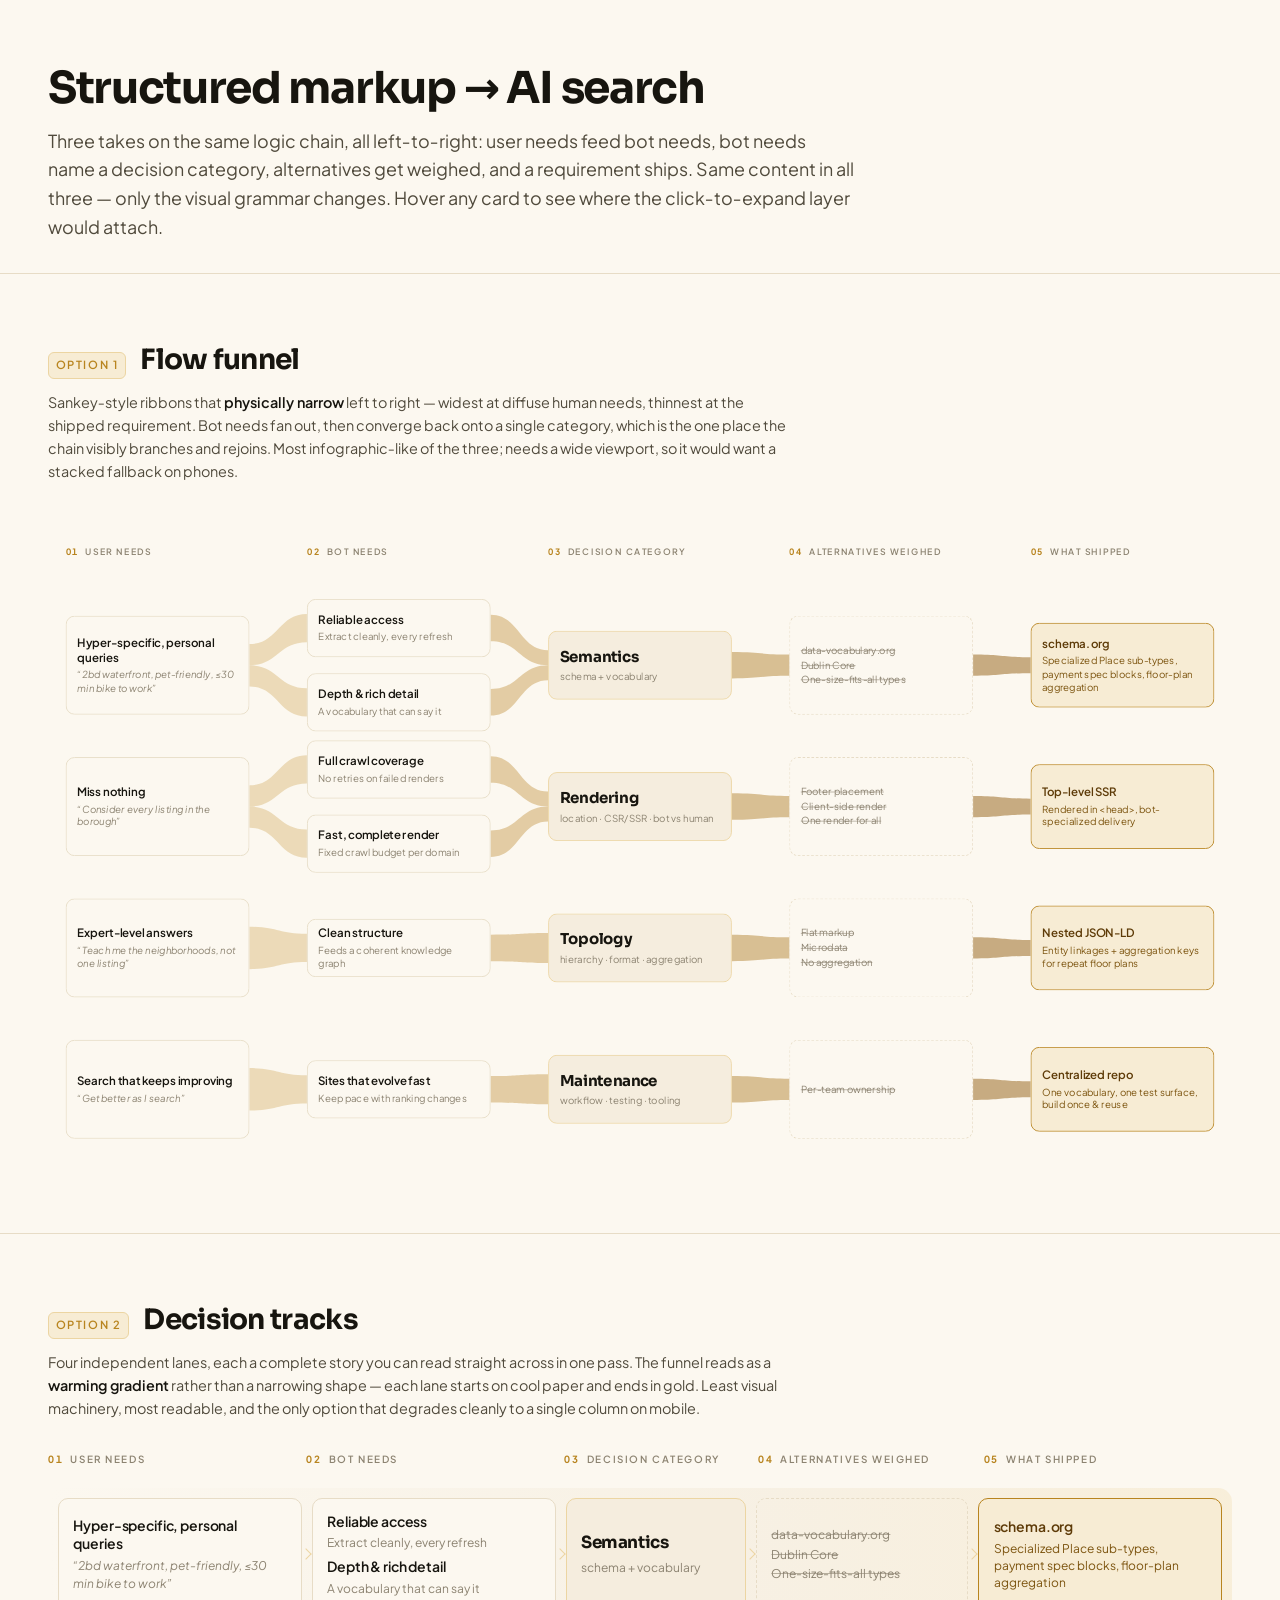
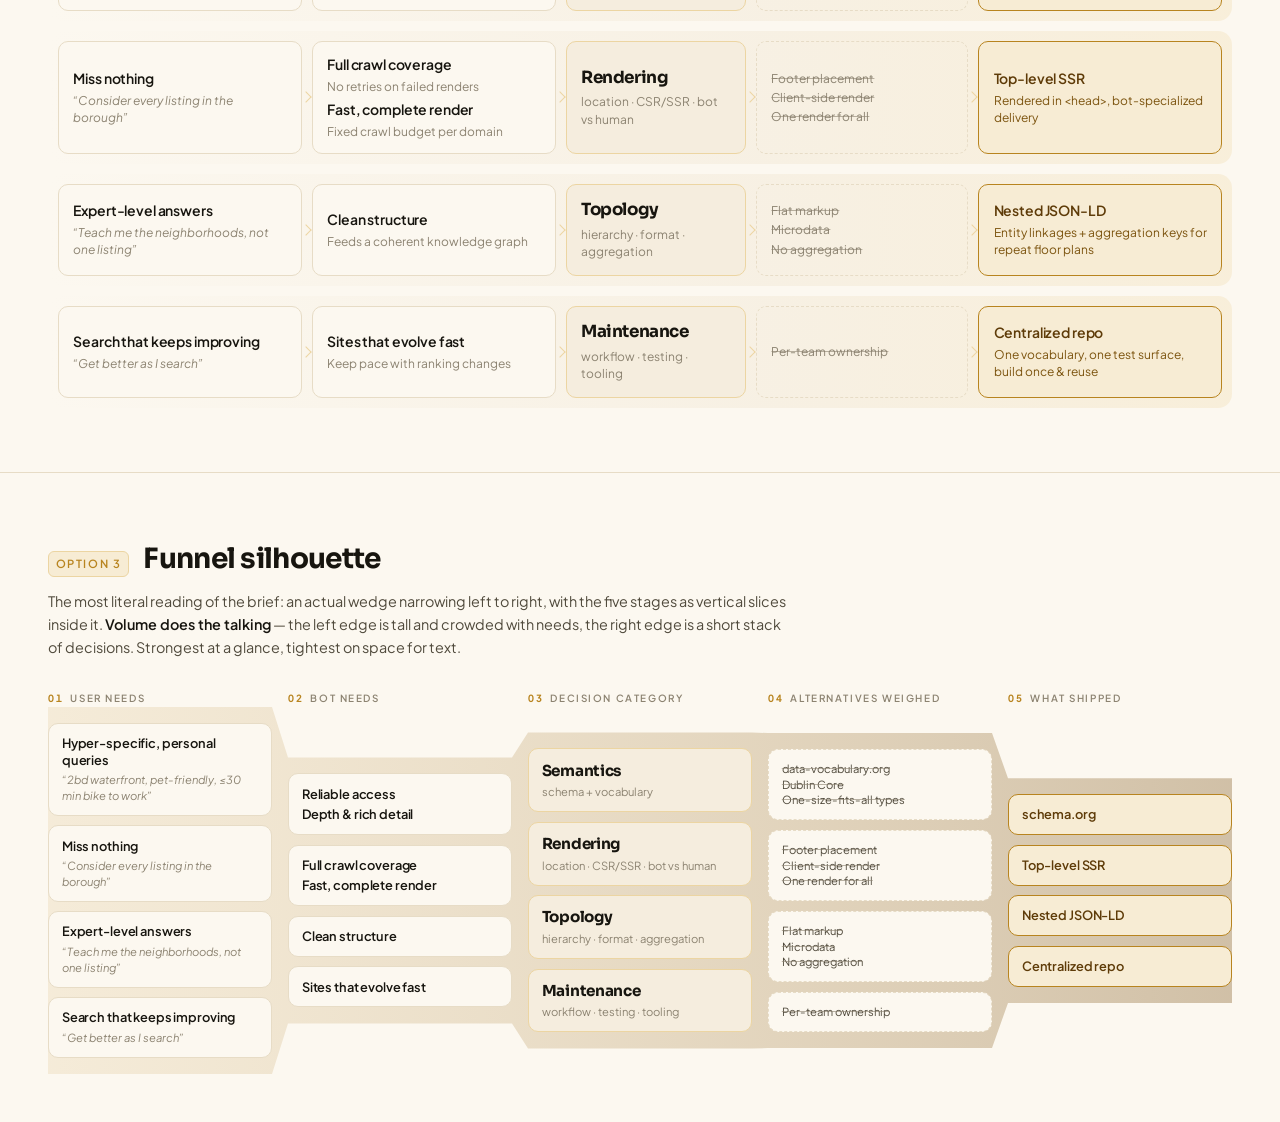
<file: case-studies/funnel-mockups.html>
<!doctype html>
<html lang="en">
<head>
<meta charset="utf-8">
<meta name="viewport" content="width=device-width, initial-scale=1">
<title>Structured markup funnel — mockups</title>
<meta name="theme-color" content="#FCF8F0">

<link rel="preconnect" href="https://fonts.googleapis.com">
<link rel="preconnect" href="https://fonts.gstatic.com" crossorigin>
<link rel="stylesheet" href="https://fonts.googleapis.com/css2?family=Sora:wght@400;600;700;800&family=Plus+Jakarta+Sans:ital,wght@0,400;0,500;0,600;0,700;1,400&display=swap">

<link rel="stylesheet" href="../assets/tokens.css">

<style>
/* ============================================================
   Mockup harness. The stage ramp below is a validated single-hue
   sequential scale (validate_palette.js, light mode, surface
   #FCF8F0): monotone lightness, >=0.06 dL steps, light end clears
   the paper at 2.10:1, hue spread 13deg.

   It encodes STAGE DEPTH (diffuse need -> committed decision),
   not thread identity. The four threads never share a row and are
   always directly labelled, so colour does no identity work and
   the brand stays single-accent.
   ============================================================ */
:root {
  --s1: #D0A85C;
  --s2: #BE8F3A;
  --s3: #AC7823;
  --s4: #946115;
  --s5: #74490B;
}

/* The warm (post-ripple) palette. These must sit on :root, not body —
   tokens.css defines the *cold* values there, so an html-level
   background would otherwise resolve to cold grey behind a warm body. */
:root {
  --paper:   #FCF8F0;
  --paper-2: #F5EDDE;
  --ink:     #17150F;
  --ink-2:   #504A3C;
  --ink-3:   #8C8371;
  --line:    #E7DCC6;
}

html { background: var(--paper); }
body {
  font-family: 'Plus Jakarta Sans', system-ui, sans-serif;
  color: var(--ink);
  background: var(--paper);
}

h1, h2, h3, .u-mono { font-family: 'Sora', system-ui, sans-serif; }

.wrap { width: 100%; max-width: 1400px; margin-inline: auto; padding-inline: clamp(1rem, 4vw, 3rem); }

.page-head { padding-block: clamp(2.5rem, 6vw, 4rem) clamp(1.5rem, 3vw, 2rem); }
.page-head h1 { font-size: clamp(1.75rem, 4vw, 2.75rem); font-weight: 700; letter-spacing: -.03em; line-height: 1.1; }
.page-head p { margin-top: .9rem; color: var(--ink-2); max-width: 62ch; line-height: 1.6; }

.opt { padding-block: clamp(2.5rem, 6vw, 4rem); border-top: 1px solid var(--line); }
.opt__head { display: flex; align-items: baseline; gap: .9rem; margin-bottom: .5rem; }
.opt__num {
  font-size: .7rem; font-weight: 600; letter-spacing: .14em; text-transform: uppercase;
  color: var(--gold); padding: .3em .6em; border-radius: 6px;
  background: var(--gold-wash); border: 1px solid var(--gold-soft);
}
.opt__head h2 { font-size: clamp(1.25rem, 2.5vw, 1.75rem); font-weight: 700; letter-spacing: -.025em; }
.opt__note { color: var(--ink-2); font-size: .9rem; line-height: 1.6; max-width: 68ch; margin-bottom: 2rem; }
.opt__note b { color: var(--ink); font-weight: 600; }

/* ---- shared atoms ---------------------------------------- */
.stage-label {
  font-size: .62rem; font-weight: 600; letter-spacing: .16em; text-transform: uppercase;
  color: var(--ink-3); display: flex; align-items: center; gap: .45rem;
}
.stage-label i {
  font-style: normal; font-variant-numeric: tabular-nums;
  color: var(--gold); font-weight: 700;
}

.eg { color: var(--ink-3); font-style: italic; }
.strike { text-decoration: line-through; text-decoration-color: color-mix(in srgb, var(--ink-3) 60%, transparent); }

/* ============================================================
   OPTION 1 — flow funnel (SVG ribbons)
   ============================================================ */
.flow { width: 100%; height: auto; display: block; overflow: visible; }
.flow .ribbon { transition: opacity .3s ease; }
.flow .node-card {
  height: 100%; box-sizing: border-box;
  border-radius: 10px; padding: 10px 12px;
  display: flex; flex-direction: column; justify-content: center; gap: 4px;
  font-family: 'Plus Jakarta Sans', system-ui, sans-serif;
  background: var(--paper);
  border: 1px solid var(--line);
}
.flow .node-card .t { font-size: 13px; line-height: 1.3; font-weight: 600; letter-spacing: -.01em; color: var(--ink); }
.flow .node-card .s { font-size: 11px; line-height: 1.35; color: var(--ink-3); }
.flow .node-card.is-cat {
  background: var(--paper-2); border-color: var(--gold-soft);
  align-items: flex-start;
}
.flow .node-card.is-cat .t { font-family: 'Sora', system-ui, sans-serif; font-size: 17px; font-weight: 700; letter-spacing: -.02em; }
.flow .node-card.is-alt { background: transparent; border-style: dashed; }
.flow .node-card.is-alt .s { font-size: 11px; line-height: 1.5; }
.flow .node-card.is-dec { background: var(--gold-wash); border-color: var(--gold); }
.flow .node-card.is-dec .t { color: #5E3B08; }
.flow .node-card.is-dec .s { color: #7C540F; }

/* ============================================================
   OPTION 2 — decision tracks (CSS swimlanes)
   ============================================================ */
.tracks { display: grid; gap: 10px; }
.tracks__head {
  display: grid; grid-template-columns: var(--cols); gap: 10px;
  padding-bottom: .6rem;
}
.track {
  display: grid; grid-template-columns: var(--cols); gap: 10px;
  position: relative; align-items: stretch;
  padding: 10px; border-radius: 14px;
  background: linear-gradient(90deg, transparent, color-mix(in srgb, var(--paper-2) 70%, transparent) 60%, color-mix(in srgb, var(--gold-wash) 80%, transparent));
}
.cell {
  border-radius: 10px; padding: .8rem .9rem;
  display: flex; flex-direction: column; justify-content: center; gap: .3rem;
  border: 1px solid var(--line); background: var(--paper);
  min-height: 92px;
}
.cell .t { font-size: .875rem; font-weight: 600; letter-spacing: -.01em; line-height: 1.3; }
.cell .s { font-size: .75rem; color: var(--ink-3); line-height: 1.45; }
.cell--cat {
  background: var(--paper-2); border-color: var(--gold-soft);
}
.cell--cat .t { font-family: 'Sora', system-ui, sans-serif; font-size: 1.05rem; font-weight: 700; letter-spacing: -.025em; }
.cell--alt { border-style: dashed; background: transparent; }
.cell--alt .s { line-height: 1.6; }
.cell--dec { background: var(--gold-wash); border-color: var(--gold); }
.cell--dec .t { color: #5E3B08; }
.cell--dec .s { color: #7C540F; }

/* the chevrons between columns, drawn in the gaps */
.track::after { content: none; }
.chev { position: relative; }
.chev::after {
  content: "";
  position: absolute; right: -9px; top: 50%;
  width: 8px; height: 8px;
  border-top: 1.5px solid var(--gold-soft);
  border-right: 1.5px solid var(--gold-soft);
  transform: translateY(-50%) rotate(45deg);
}

@media (max-width: 900px) {
  .tracks__head { display: none; }
  .track { grid-template-columns: 1fr; }
  .chev::after { display: none; }
}

/* ============================================================
   OPTION 3 — funnel silhouette (narrowing wedge)
   ============================================================ */
.wedge-wrap { position: relative; }
/* stage labels live on their own fixed row — inside the columns they
   ride the vertical centring and read as misalignment */
.wedge-head {
  display: grid; grid-template-columns: repeat(5, 1fr); gap: clamp(.5rem, 1.4vw, 1rem);
  margin-bottom: 1rem;
}
.wedge-body { position: relative; }
/* the silhouette is measured from the laid-out columns, not guessed */
.wedge-bg { position: absolute; inset: 0; width: 100%; height: 100%; z-index: 0; overflow: visible; }
.wedge-grid {
  position: relative; z-index: 1;
  display: grid; grid-template-columns: repeat(5, 1fr); gap: clamp(.5rem, 1.4vw, 1rem);
  align-items: center;
}
.wcol { display: grid; gap: .6rem; align-content: center; }
.wcard {
  border-radius: 10px; padding: .7rem .8rem;
  border: 1px solid var(--line); background: var(--paper);
  display: grid; gap: .25rem;
}
.wcard .t { font-size: .8rem; font-weight: 600; letter-spacing: -.01em; line-height: 1.3; }
.wcard .s { font-size: .7rem; color: var(--ink-3); line-height: 1.4; }
.wcard--cat { background: var(--paper-2); border-color: var(--gold-soft); }
.wcard--cat .t { font-family: 'Sora', system-ui, sans-serif; font-size: .95rem; font-weight: 700; letter-spacing: -.02em; }
/* solid paper behind the dashed border — on the wedge gradient this
   text was fighting the fill and losing */
.wcard--alt { border-style: dashed; background: var(--paper); }
.wcard--alt .s { color: var(--ink-2); }
.wcard--dec { background: var(--gold-wash); border-color: var(--gold); }
.wcard--dec .t { color: #5E3B08; }
.wcard--dec .s { color: #7C540F; }

@media (max-width: 900px) {
  .wedge-grid { grid-template-columns: 1fr; }
  .wedge-bg { display: none; }
}

/* expandability affordance — hints at the click-to-drill-in layer,
   not wired up in these mockups */
.can-open { cursor: pointer; transition: border-color .25s ease, transform .25s var(--ease-out), box-shadow .25s var(--ease-out); }
.can-open:hover {
  border-color: var(--gold);
  transform: translateY(-2px);
  box-shadow: 0 10px 26px -20px rgba(90,60,10,.6);
}
</style>
</head>

<body>

<header class="wrap page-head">
  <h1>Structured markup &rarr; AI search</h1>
  <p>Three takes on the same logic chain, all left&#8209;to&#8209;right: user needs feed bot needs, bot needs
  name a decision category, alternatives get weighed, and a requirement ships. Same content in all
  three &mdash; only the visual grammar changes. Hover any card to see where the click&#8209;to&#8209;expand
  layer would attach.</p>
</header>

<!-- ============ OPTION 1 ============ -->
<section class="wrap opt">
  <div class="opt__head"><span class="opt__num">Option 1</span><h2>Flow funnel</h2></div>
  <p class="opt__note">Sankey&#8209;style ribbons that <b>physically narrow</b> left to right &mdash; widest at
  diffuse human needs, thinnest at the shipped requirement. Bot needs fan out, then converge back onto a
  single category, which is the one place the chain visibly branches and rejoins. Most infographic&#8209;like
  of the three; needs a wide viewport, so it would want a stacked fallback on phones.</p>
  <div id="flow-mount"></div>
</section>

<!-- ============ OPTION 2 ============ -->
<section class="wrap opt">
  <div class="opt__head"><span class="opt__num">Option 2</span><h2>Decision tracks</h2></div>
  <p class="opt__note">Four independent lanes, each a complete story you can read straight across in one
  pass. The funnel reads as a <b>warming gradient</b> rather than a narrowing shape &mdash; each lane starts on
  cool paper and ends in gold. Least visual machinery, most readable, and the only option that degrades
  cleanly to a single column on mobile.</p>
  <div id="tracks-mount"></div>
</section>

<!-- ============ OPTION 3 ============ -->
<section class="wrap opt">
  <div class="opt__head"><span class="opt__num">Option 3</span><h2>Funnel silhouette</h2></div>
  <p class="opt__note">The most literal reading of the brief: an actual wedge narrowing left to right, with
  the five stages as vertical slices inside it. <b>Volume does the talking</b> &mdash; the left edge is tall and
  crowded with needs, the right edge is a short stack of decisions. Strongest at a glance, tightest on
  space for text.</p>
  <div class="wedge-wrap" id="wedge-mount"></div>
</section>

<script>
/* ============================================================
   One content source, three renderers. Everything below is the
   compressed version of the mapping doc — deliberately terse,
   since the whole point is that the picture carries the logic and
   the detail lives behind a future click-to-expand layer.
   ============================================================ */
const STAGES = ['User needs', 'Bot needs', 'Decision category', 'Alternatives weighed', 'What shipped'];

const THREADS = [
  {
    user: 'Hyper-specific, personal queries',
    userEg: '“2bd waterfront, pet-friendly, ≤30 min bike to work”',
    bots: [
      { t: 'Reliable access', s: 'Extract cleanly, every refresh' },
      { t: 'Depth &amp; rich detail', s: 'A vocabulary that can say it' }
    ],
    cat: 'Semantics',
    catSub: 'schema + vocabulary',
    alts: ['data-vocabulary.org', 'Dublin Core', 'One-size-fits-all types'],
    altWhy: 'dead / archival / no personalization',
    dec: 'schema.org',
    decSub: 'Specialized Place sub-types, payment spec blocks, floor-plan aggregation'
  },
  {
    user: 'Miss nothing',
    userEg: '“Consider every listing in the borough”',
    bots: [
      { t: 'Full crawl coverage', s: 'No retries on failed renders' },
      { t: 'Fast, complete render', s: 'Fixed crawl budget per domain' }
    ],
    cat: 'Rendering',
    catSub: 'location · CSR/SSR · bot vs human',
    alts: ['Footer placement', 'Client-side render', 'One render for all'],
    altWhy: 'buried / JS not guaranteed / hurts humans',
    dec: 'Top-level SSR',
    decSub: 'Rendered in &lt;head&gt;, bot-specialized delivery'
  },
  {
    user: 'Expert-level answers',
    userEg: '“Teach me the neighborhoods, not one listing”',
    bots: [
      { t: 'Clean structure', s: 'Feeds a coherent knowledge graph' }
    ],
    cat: 'Topology',
    catSub: 'hierarchy · format · aggregation',
    alts: ['Flat markup', 'Microdata', 'No aggregation'],
    altWhy: 'scattered nodes / body-bound / bloated payloads',
    dec: 'Nested JSON-LD',
    decSub: 'Entity linkages + aggregation keys for repeat floor plans'
  },
  {
    user: 'Search that keeps improving',
    userEg: '“Get better as I search”',
    bots: [
      { t: 'Sites that evolve fast', s: 'Keep pace with ranking changes' }
    ],
    cat: 'Maintenance',
    catSub: 'workflow · testing · tooling',
    alts: ['Per-team ownership'],
    altWhy: 'markup drift, cross-codebase QA nightmare',
    dec: 'Centralized repo',
    decSub: 'One vocabulary, one test surface, build once & reuse'
  }
];

/* ------------------------------------------------------------
   OPTION 1 — SVG ribbons + foreignObject cards.
   foreignObject is used so the node text gets real HTML wrapping
   while the ribbon geometry stays exact at any width.
   ------------------------------------------------------------ */
(function renderFlow () {
  const W = 1340, COL_W = 208;
  const COL_X = [20, 293, 566, 839, 1112];
  const ROW_TOP = 90, ROW_H = 160;
  const H = ROW_TOP + THREADS.length * ROW_H + 10;

  const rowY = i => ROW_TOP + ROW_H / 2 + i * ROW_H;
  const botY = (i, j, n) => n === 1 ? rowY(i) : rowY(i) + (j === 0 ? -42 : 42);

  /* a tapering ribbon between two vertical edges */
  const ribbon = (x1, y1, t1, x2, y2, t2) => {
    const c = (x2 - x1) * 0.5;
    const a1 = y1 - t1 / 2, b1 = y1 + t1 / 2;
    const a2 = y2 - t2 / 2, b2 = y2 + t2 / 2;
    return `M${x1},${a1} C${x1 + c},${a1} ${x2 - c},${a2} ${x2},${a2} `
         + `L${x2},${b2} C${x2 - c},${b2} ${x1 + c},${b1} ${x1},${b1} Z`;
  };

  const card = (x, y, w, h, cls, html) =>
    `<foreignObject x="${x}" y="${y - h / 2}" width="${w}" height="${h}">` +
    `<div xmlns="http://www.w3.org/1999/xhtml" class="node-card ${cls}">${html}</div></foreignObject>`;

  let ribbons = '', nodes = '';

  THREADS.forEach((th, i) => {
    const n = th.bots.length;
    const yc = rowY(i);

    /* stage 1 -> 2 : fan out (thickest band in the funnel) */
    th.bots.forEach((b, j) => {
      const src = n === 1 ? yc : yc + (j === 0 ? -12 : 12);
      ribbons += `<path class="ribbon" fill="var(--s1)" fill-opacity=".38" d="${
        ribbon(COL_X[0] + COL_W, src, n === 1 ? 48 : 24, COL_X[1], botY(i, j, n), 32)}"/>`;
    });

    /* stage 2 -> 3 : fan back in onto the single category */
    th.bots.forEach((b, j) => {
      const tgt = n === 1 ? yc : yc + (j === 0 ? -8.5 : 8.5);
      ribbons += `<path class="ribbon" fill="var(--s2)" fill-opacity=".42" d="${
        ribbon(COL_X[1] + COL_W, botY(i, j, n), 30, COL_X[2], tgt, n === 1 ? 34 : 17)}"/>`;
    });

    /* 3 -> 4 -> 5 : one thread each, still narrowing */
    ribbons += `<path class="ribbon" fill="var(--s3)" fill-opacity=".45" d="${
      ribbon(COL_X[2] + COL_W, yc, 30, COL_X[3], yc, 24)}"/>`;
    ribbons += `<path class="ribbon" fill="var(--s4)" fill-opacity=".5" d="${
      ribbon(COL_X[3] + COL_W, yc, 24, COL_X[4], yc, 18)}"/>`;

    /* nodes */
    nodes += card(COL_X[0], yc, COL_W, 112, 'can-open',
      `<div class="t">${th.user}</div><div class="s eg">${th.userEg}</div>`);

    th.bots.forEach((b, j) => {
      nodes += card(COL_X[1], botY(i, j, n), COL_W, 66, 'can-open',
        `<div class="t">${b.t}</div><div class="s">${b.s}</div>`);
    });

    nodes += card(COL_X[2], yc, COL_W, 78, 'is-cat can-open',
      `<div class="t">${th.cat}</div><div class="s">${th.catSub}</div>`);

    nodes += card(COL_X[3], yc, COL_W, 112, 'is-alt can-open',
      `<div class="s">${th.alts.map(a => `<span class="strike">${a}</span>`).join('<br/>')}</div>`);

    nodes += card(COL_X[4], yc, COL_W, 96, 'is-dec can-open',
      `<div class="t">${th.dec}</div><div class="s">${th.decSub}</div>`);
  });

  /* column headers */
  let heads = '';
  STAGES.forEach((s, i) => {
    heads += `<foreignObject x="${COL_X[i]}" y="34" width="${COL_W}" height="30">` +
      `<div xmlns="http://www.w3.org/1999/xhtml" class="stage-label">` +
      `<i>0${i + 1}</i>${s}</div></foreignObject>`;
  });

  document.getElementById('flow-mount').innerHTML =
    `<svg class="flow" viewBox="0 0 ${W} ${H}" role="img" ` +
    `aria-label="Funnel from user needs through bot needs, decision categories and rejected alternatives to shipped requirements">` +
    heads + ribbons + nodes + `</svg>`;
})();

/* ------------------------------------------------------------
   OPTION 2 — CSS swimlanes
   ------------------------------------------------------------ */
(function renderTracks () {
  const cols = '1.15fr 1.15fr .85fr 1fr 1.15fr';
  let html = `<div class="tracks" style="--cols:${cols}">`;

  html += `<div class="tracks__head" style="--cols:${cols}">` +
    STAGES.map((s, i) => `<div class="stage-label"><i>0${i + 1}</i>${s}</div>`).join('') +
    `</div>`;

  THREADS.forEach(th => {
    html += `<div class="track">` +
      `<div class="cell chev can-open"><div class="t">${th.user}</div><div class="s eg">${th.userEg}</div></div>` +
      `<div class="cell chev can-open">` +
        th.bots.map(b => `<div class="t">${b.t}</div><div class="s">${b.s}</div>`).join('') +
      `</div>` +
      `<div class="cell cell--cat chev can-open"><div class="t">${th.cat}</div><div class="s">${th.catSub}</div></div>` +
      `<div class="cell cell--alt chev can-open"><div class="s">` +
        th.alts.map(a => `<span class="strike">${a}</span>`).join('<br/>') +
      `</div></div>` +
      `<div class="cell cell--dec can-open"><div class="t">${th.dec}</div><div class="s">${th.decSub}</div></div>` +
    `</div>`;
  });

  html += `</div>`;
  document.getElementById('tracks-mount').innerHTML = html;
})();

/* ------------------------------------------------------------
   OPTION 3 — narrowing wedge
   ------------------------------------------------------------ */
(function renderWedge () {
  const mount = document.getElementById('wedge-mount');

  const head = STAGES.map((s, i) =>
    `<div class="stage-label"><i>0${i + 1}</i>${s}</div>`).join('');

  let cols = '';
  STAGES.forEach((s, si) => {
    let cards = '';
    THREADS.forEach(th => {
      if (si === 0) cards += `<div class="wcard can-open"><div class="t">${th.user}</div><div class="s eg">${th.userEg}</div></div>`;
      if (si === 1) cards += `<div class="wcard can-open">` +
        th.bots.map(b => `<div class="t">${b.t}</div>`).join('') + `</div>`;
      if (si === 2) cards += `<div class="wcard wcard--cat can-open"><div class="t">${th.cat}</div><div class="s">${th.catSub}</div></div>`;
      if (si === 3) cards += `<div class="wcard wcard--alt can-open"><div class="s">` +
        th.alts.map(a => `<span class="strike">${a}</span>`).join('<br/>') + `</div></div>`;
      if (si === 4) cards += `<div class="wcard wcard--dec can-open"><div class="t">${th.dec}</div></div>`;
    });
    cols += `<div class="wcol">${cards}</div>`;
  });

  mount.innerHTML =
    `<div class="wedge-head">${head}</div>` +
    `<div class="wedge-body">` +
      `<svg class="wedge-bg" aria-hidden="true" preserveAspectRatio="none">` +
        `<defs><linearGradient id="wg" x1="0" y1="0" x2="1" y2="0">` +
          `<stop offset="0" stop-color="var(--s1)" stop-opacity=".16"/>` +
          `<stop offset="1" stop-color="var(--s5)" stop-opacity=".32"/>` +
        `</linearGradient></defs>` +
        `<path id="wedge-path" fill="url(#wg)"/>` +
      `</svg>` +
      `<div class="wedge-grid">${cols}</div>` +
    `</div>`;

  /* Draw the silhouette from the *measured* columns so the wedge always
     hugs the real content instead of a hard-coded guess. Re-measured on
     resize, since the columns reflow. */
  const drawWedge = () => {
    const body = mount.querySelector('.wedge-body');
    const svg  = mount.querySelector('.wedge-bg');
    const path = mount.querySelector('#wedge-path');
    const b = body.getBoundingClientRect();
    if (!b.width) return;

    const PAD = 16;
    const cells = [...mount.querySelectorAll('.wcol')].map(c => {
      const r = c.getBoundingClientRect();
      return {
        l: r.left - b.left, r: r.right - b.left,
        t: r.top - b.top - PAD, bo: r.bottom - b.top + PAD
      };
    });
    if (!cells.length) return;

    svg.setAttribute('viewBox', `0 0 ${b.width} ${b.height}`);

    /* faceted wedge: flat across each column, a diagonal between them */
    let top = `M${cells[0].l},${cells[0].t}`;
    cells.forEach((c, i) => {
      if (i) top += ` L${c.l},${c.t}`;
      top += ` L${c.r},${c.t}`;
    });
    let bot = ` L${cells[cells.length - 1].r},${cells[cells.length - 1].bo}`;
    for (let i = cells.length - 1; i >= 0; i--) {
      bot += ` L${cells[i].l},${cells[i].bo}`;
      if (i) bot += ` L${cells[i - 1].r},${cells[i - 1].bo}`;
    }
    path.setAttribute('d', top + bot + ' Z');
  };

  requestAnimationFrame(drawWedge);
  window.addEventListener('resize', drawWedge, { passive: true });
  if (document.fonts && document.fonts.ready) document.fonts.ready.then(drawWedge);
})();
</script>
</body>
</html>
</file>
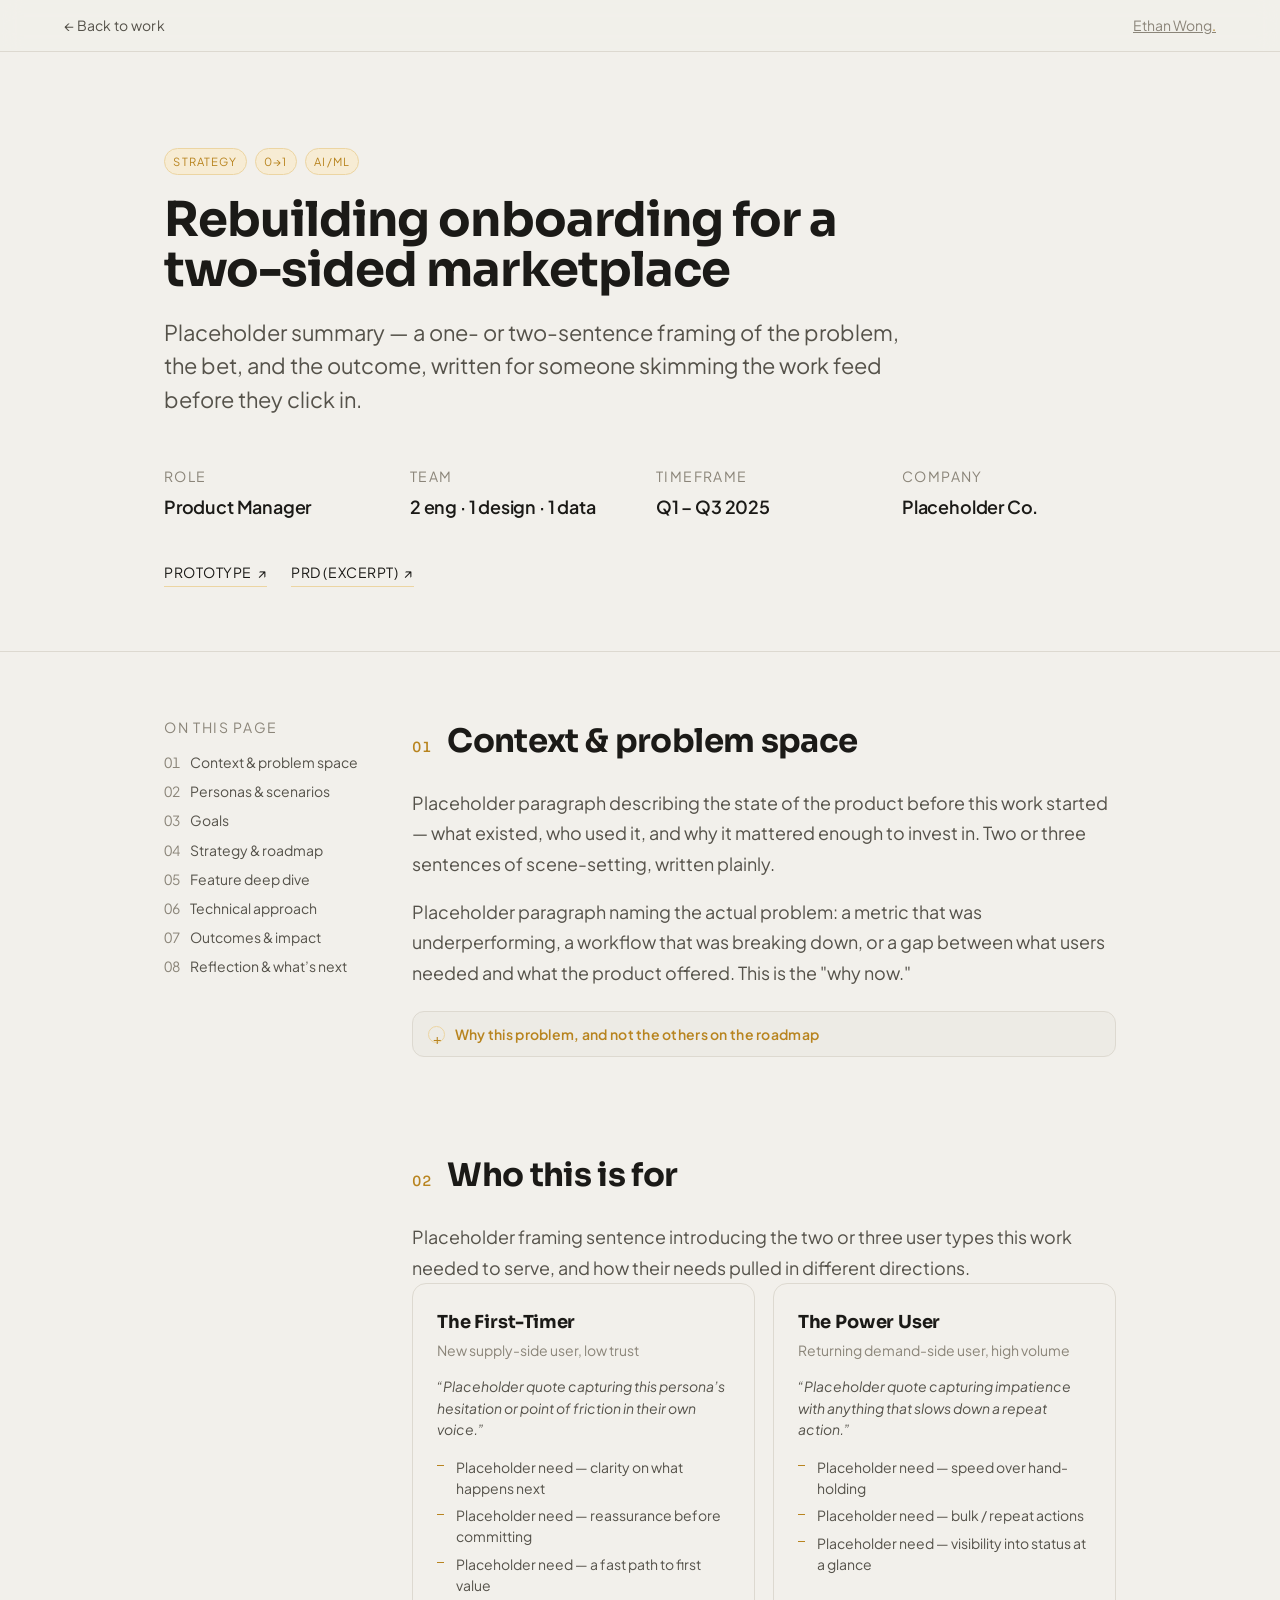
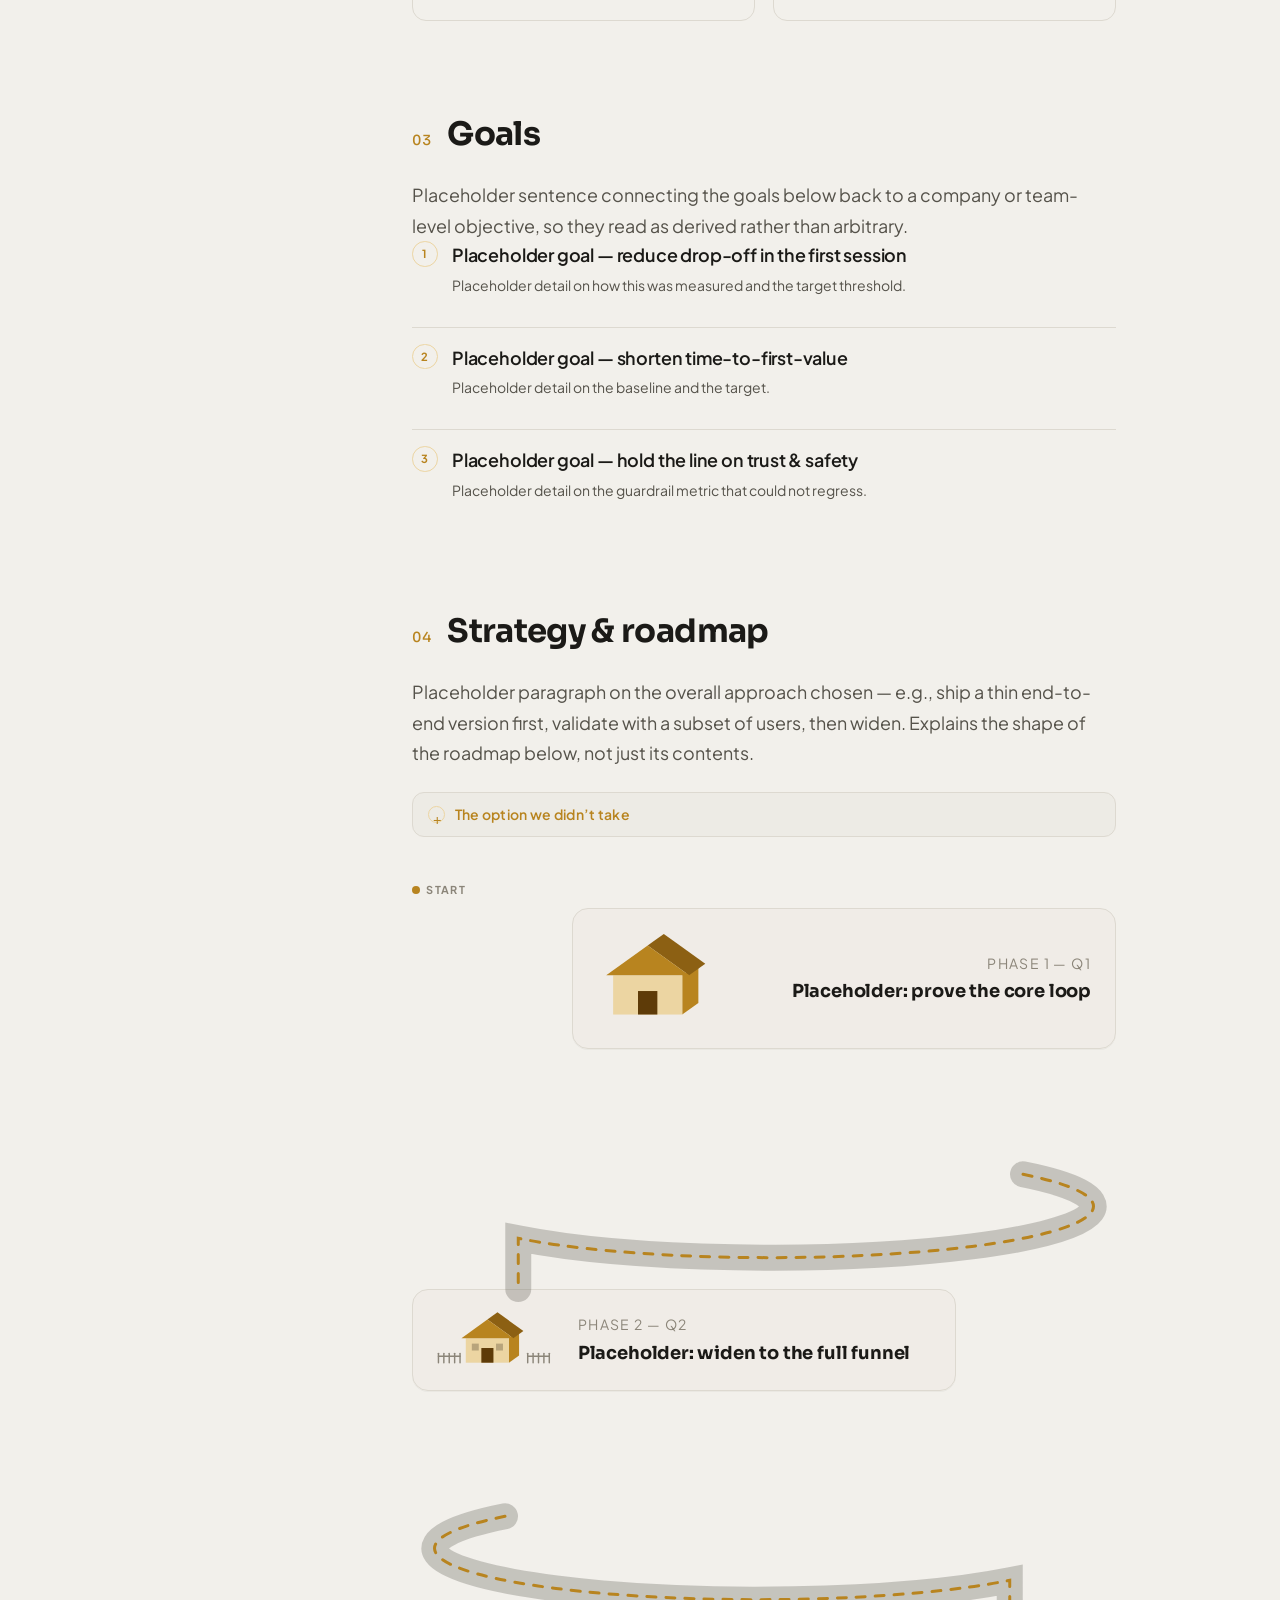
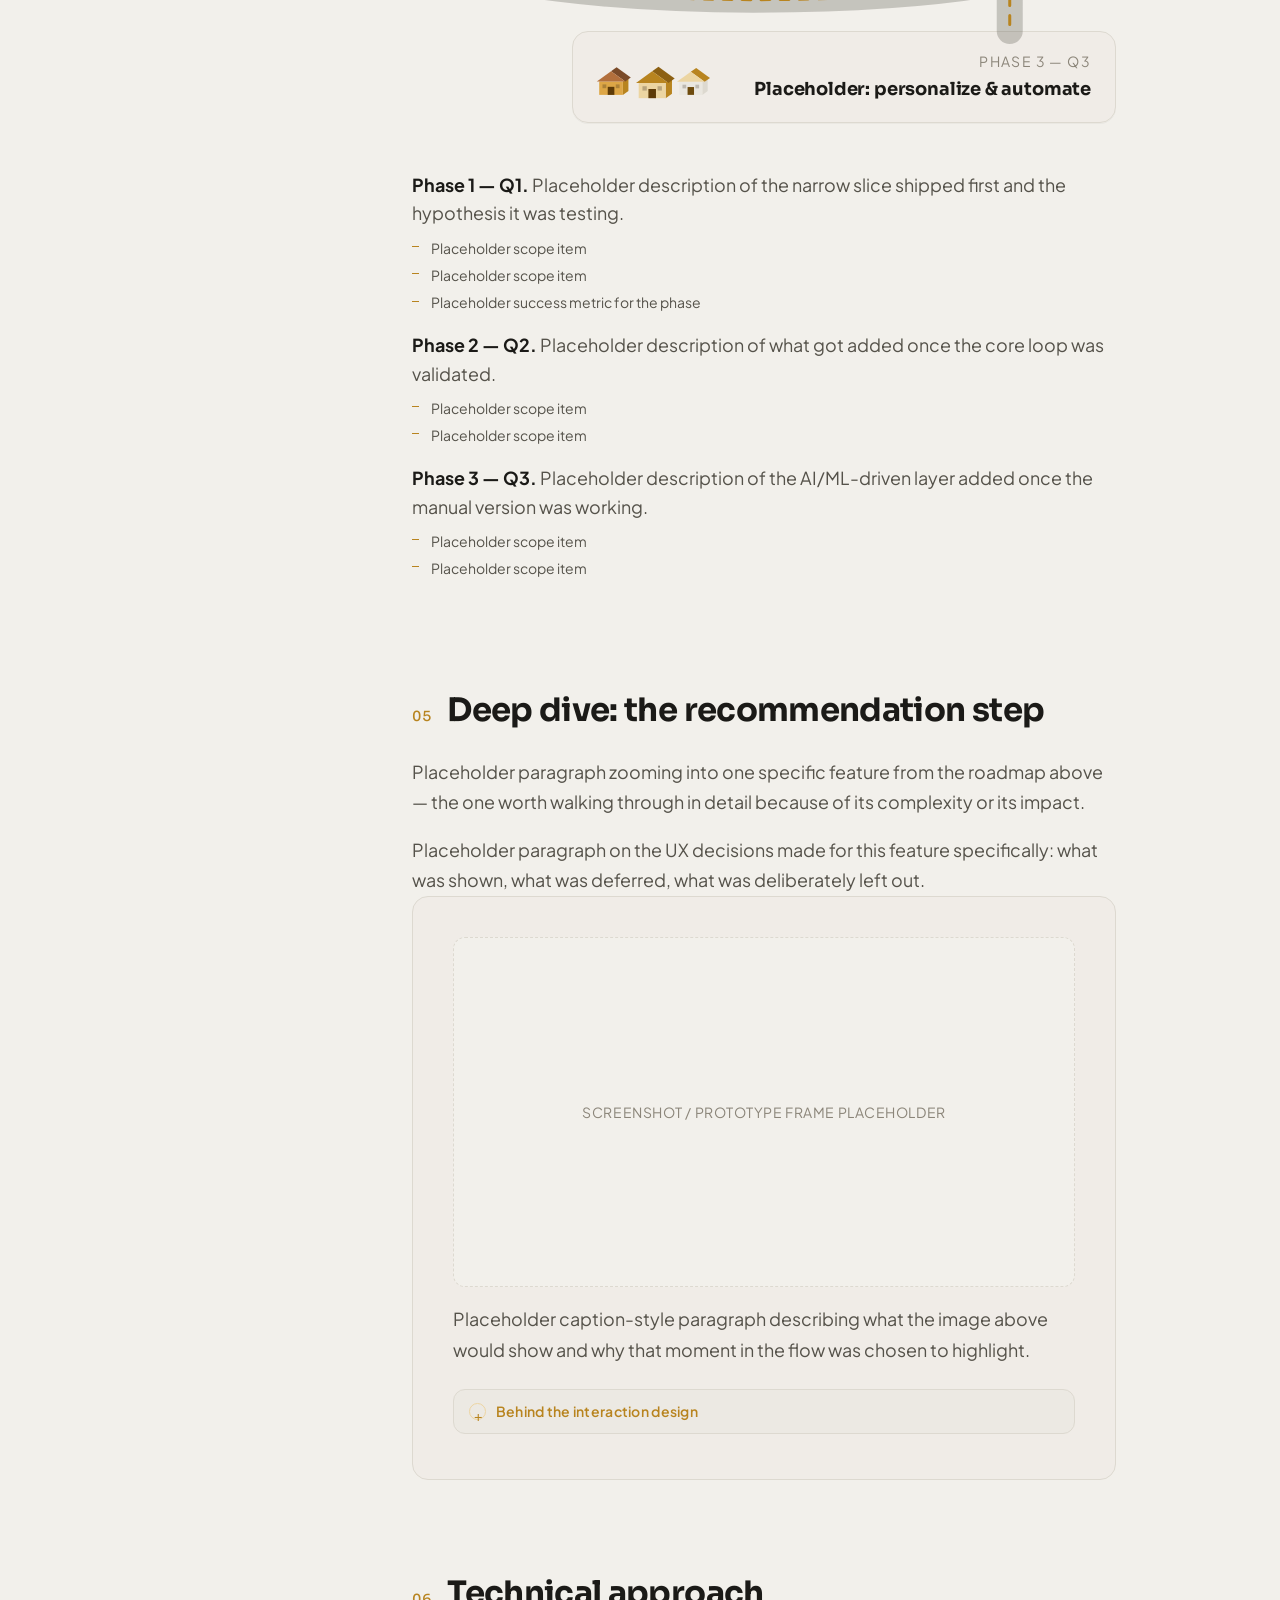
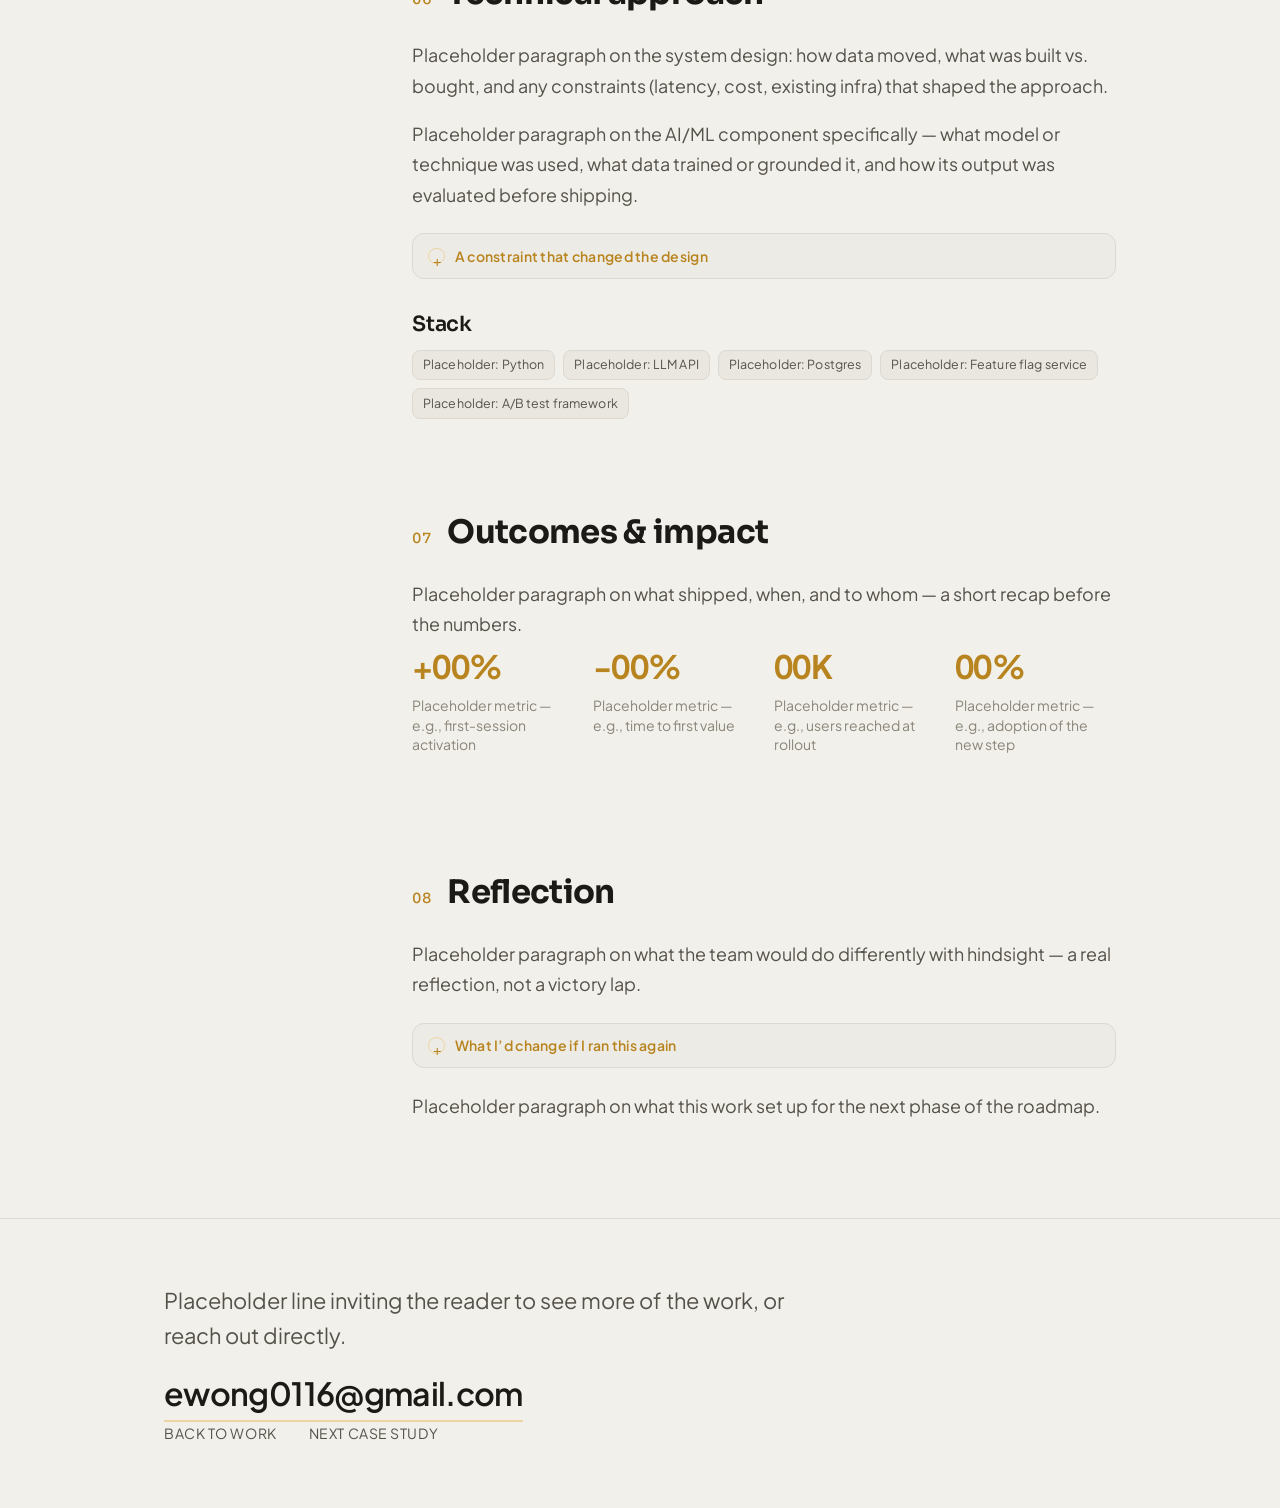
<file: case-studies/sample-case-study.html>
<!doctype html>
<html lang="en">
<head>
<meta charset="utf-8">
<meta name="viewport" content="width=device-width, initial-scale=1">

<title>Case study — Ethan Wong</title>
<meta name="author" content="Ethan Wong">
<meta name="theme-color" content="#FCF8F0">

<link rel="icon" href="data:image/svg+xml,%3Csvg xmlns='http://www.w3.org/2000/svg' viewBox='0 0 32 32'%3E%3Crect width='32' height='32' rx='7' fill='%23FCF8F0'/%3E%3Cpath d='M16 6l9 5v10l-9 5-9-5V11z' fill='%23DDA646'/%3E%3C/svg%3E">

<link rel="preconnect" href="https://fonts.googleapis.com">
<link rel="preconnect" href="https://fonts.gstatic.com" crossorigin>
<link rel="stylesheet" href="https://fonts.googleapis.com/css2?family=Sora:wght@400;600;700&family=Plus+Jakarta+Sans:ital,wght@0,400;0,500;0,600;1,400&display=swap">

<link rel="stylesheet" href="../assets/tokens.css">
<link rel="stylesheet" href="../assets/case-study.css">

<style>
  /* case studies open in the warm palette by default — there is
     no cold/ripple state on this page */
  html { background: #FCF8F0; }
</style>
</head>

<body class="cs is-warm">

<nav class="cs-nav" aria-label="Primary">
  <a class="cs-nav__back" href="../index.html#work">&#8592; Back to work</a>
  <a class="cs-nav__mark" href="../index.html">Ethan Wong<span>.</span></a>
</nav>

<main id="page"></main>

<script src="../assets/case-study-sample-content.js"></script>
<script src="../assets/case-study-render.js"></script>
<script>window.renderCaseStudy(document.getElementById('page'));</script>
</body>
</html>
</file>
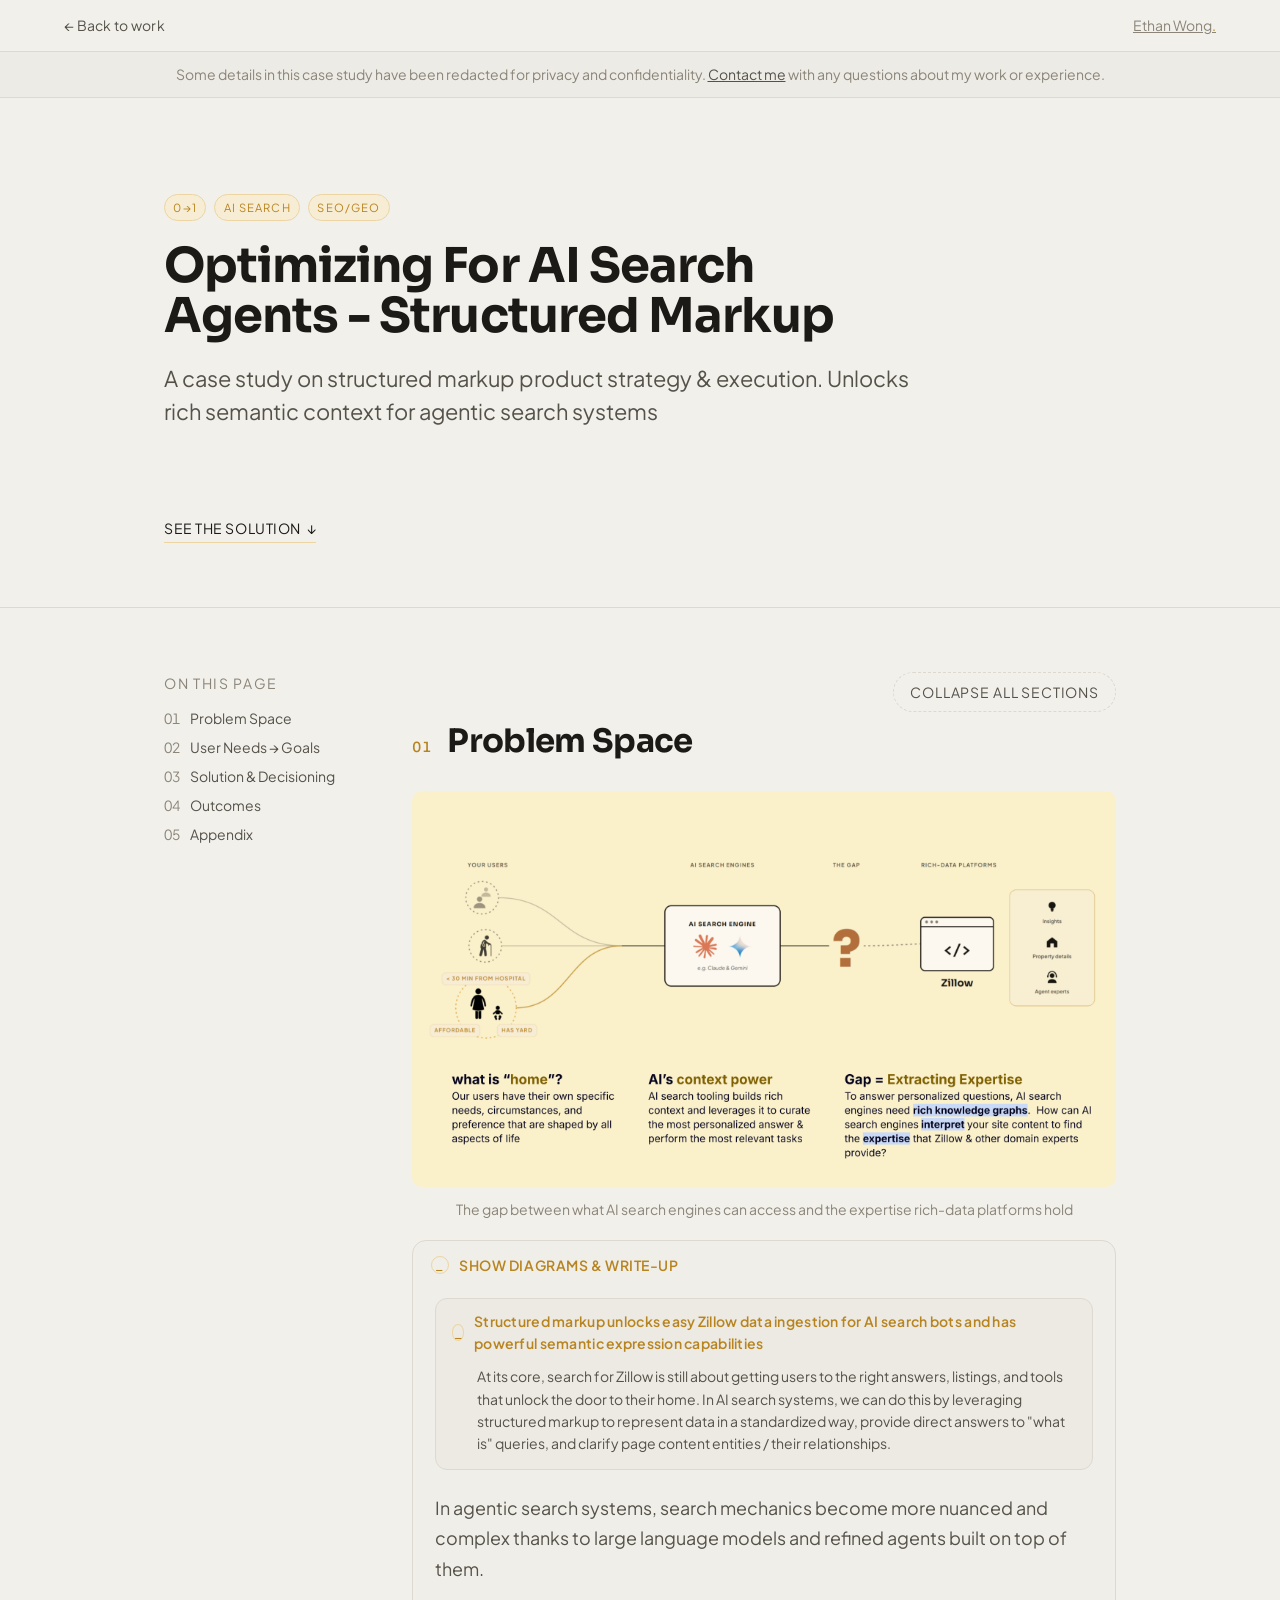
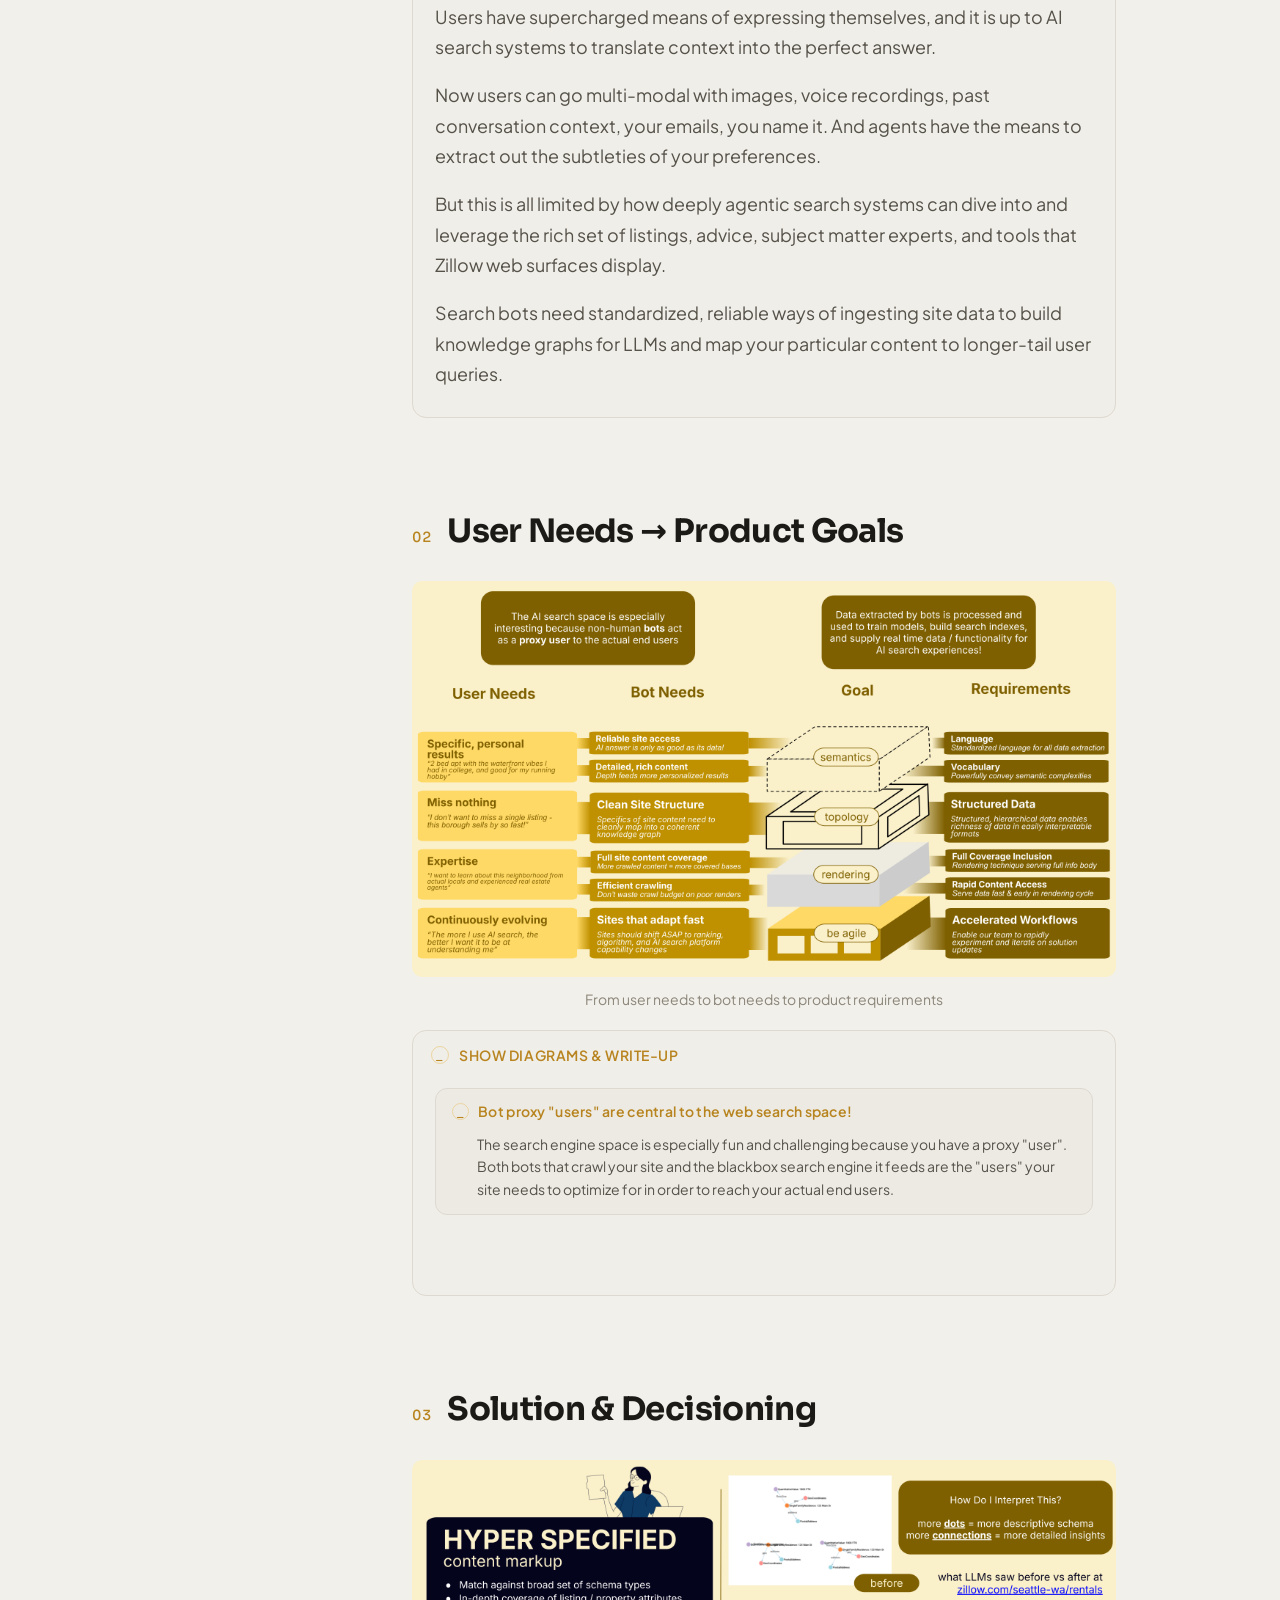
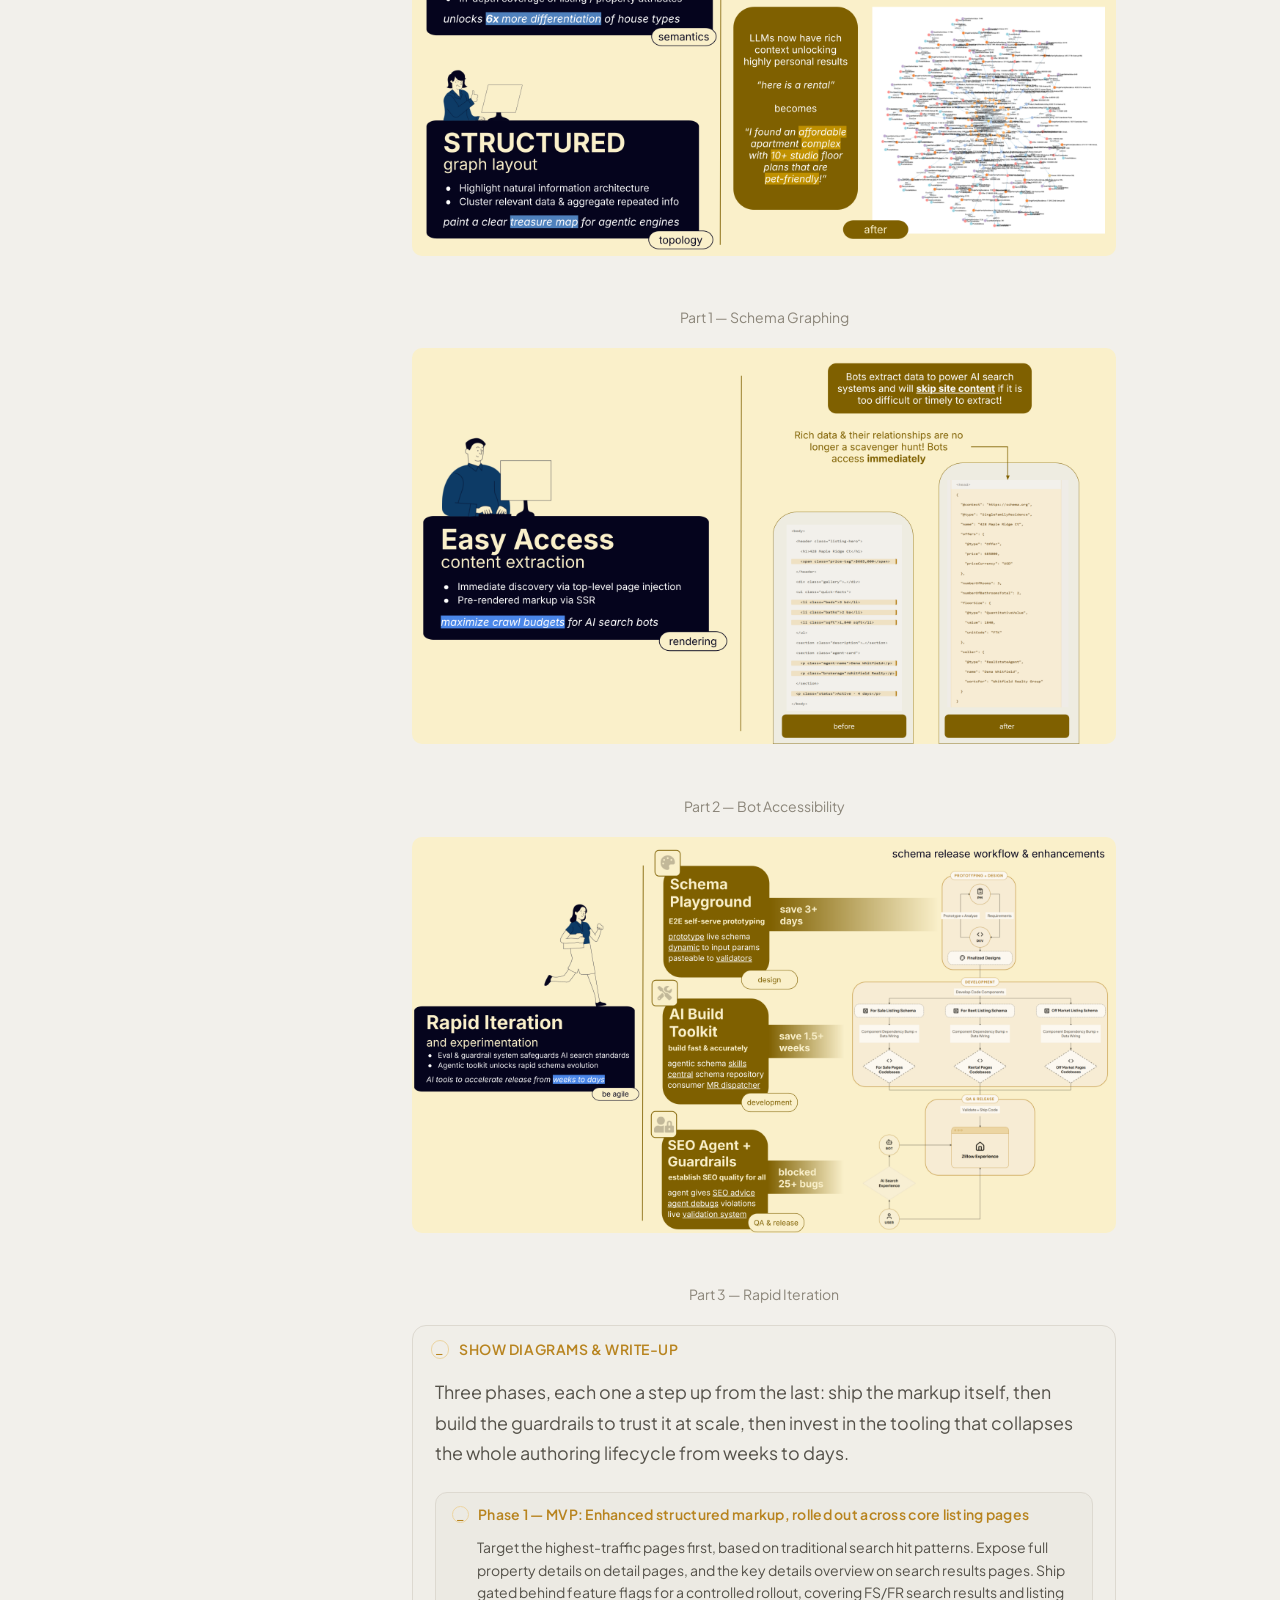
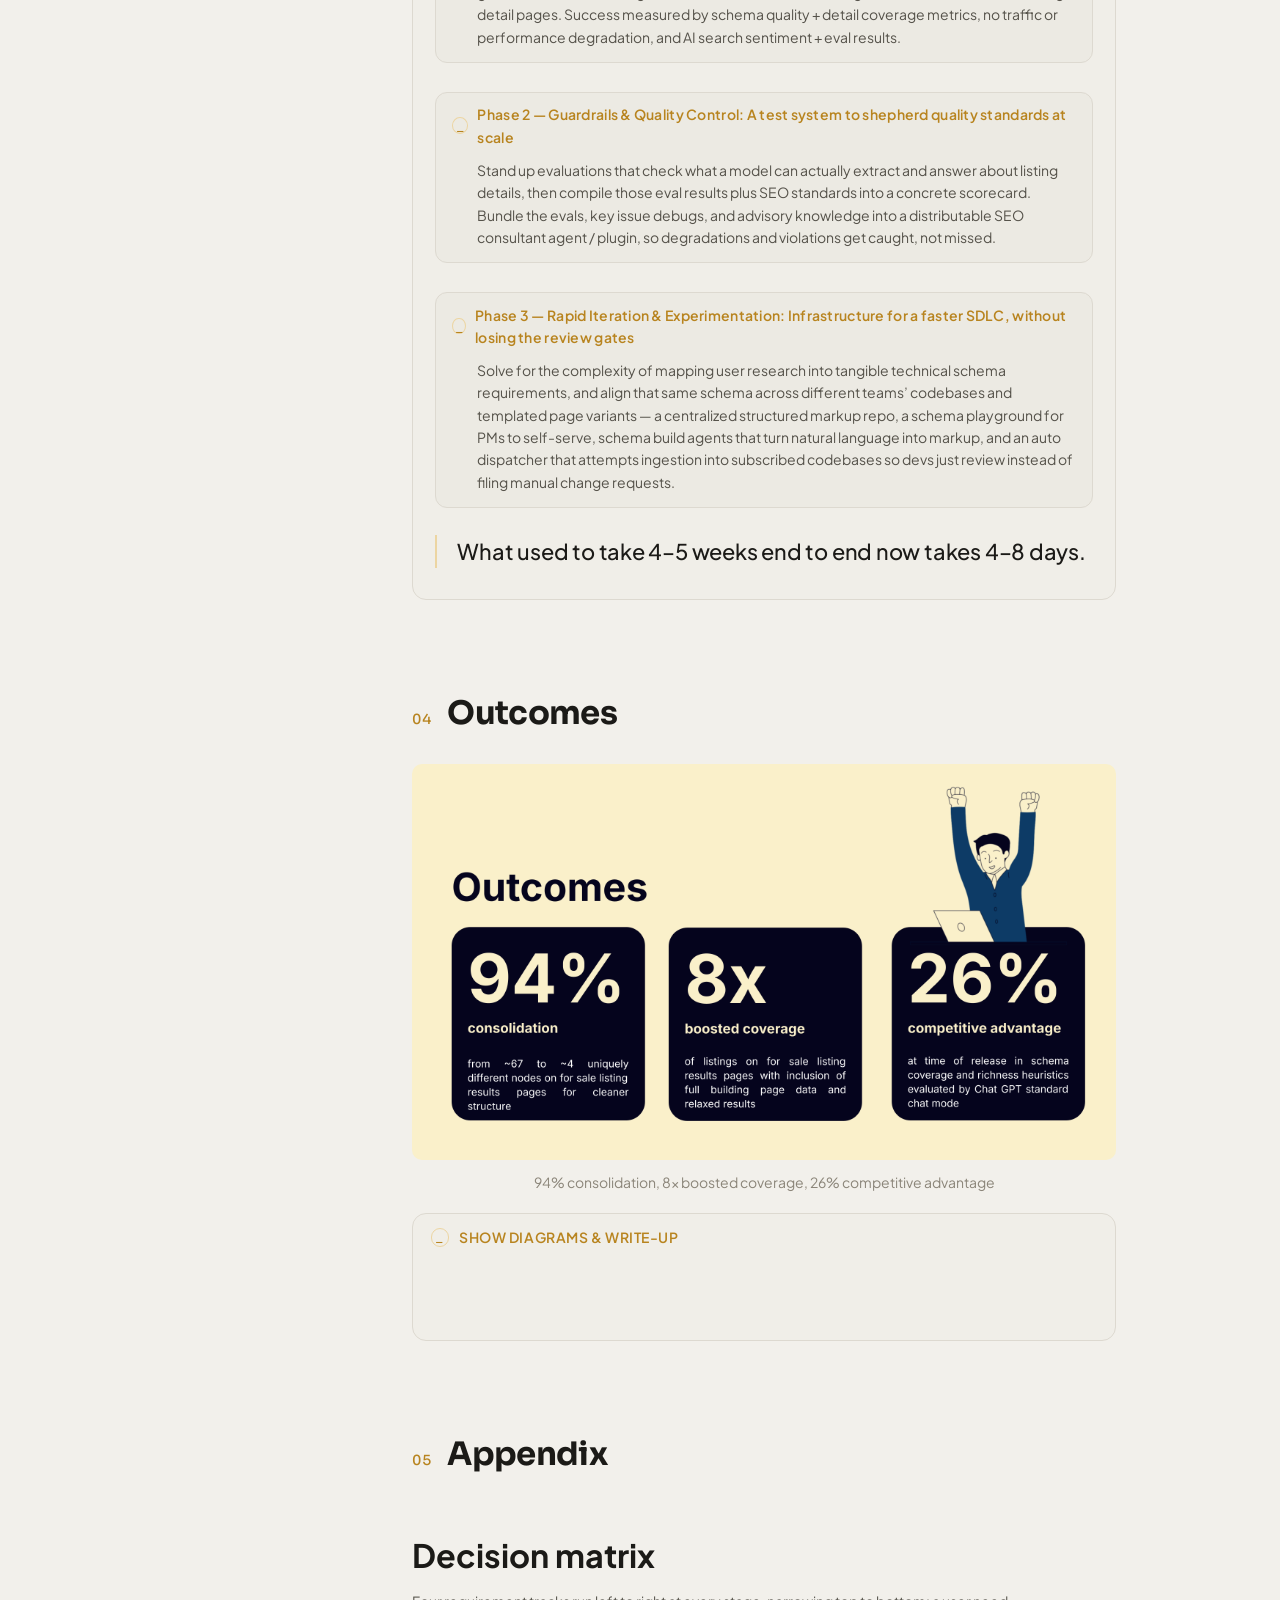
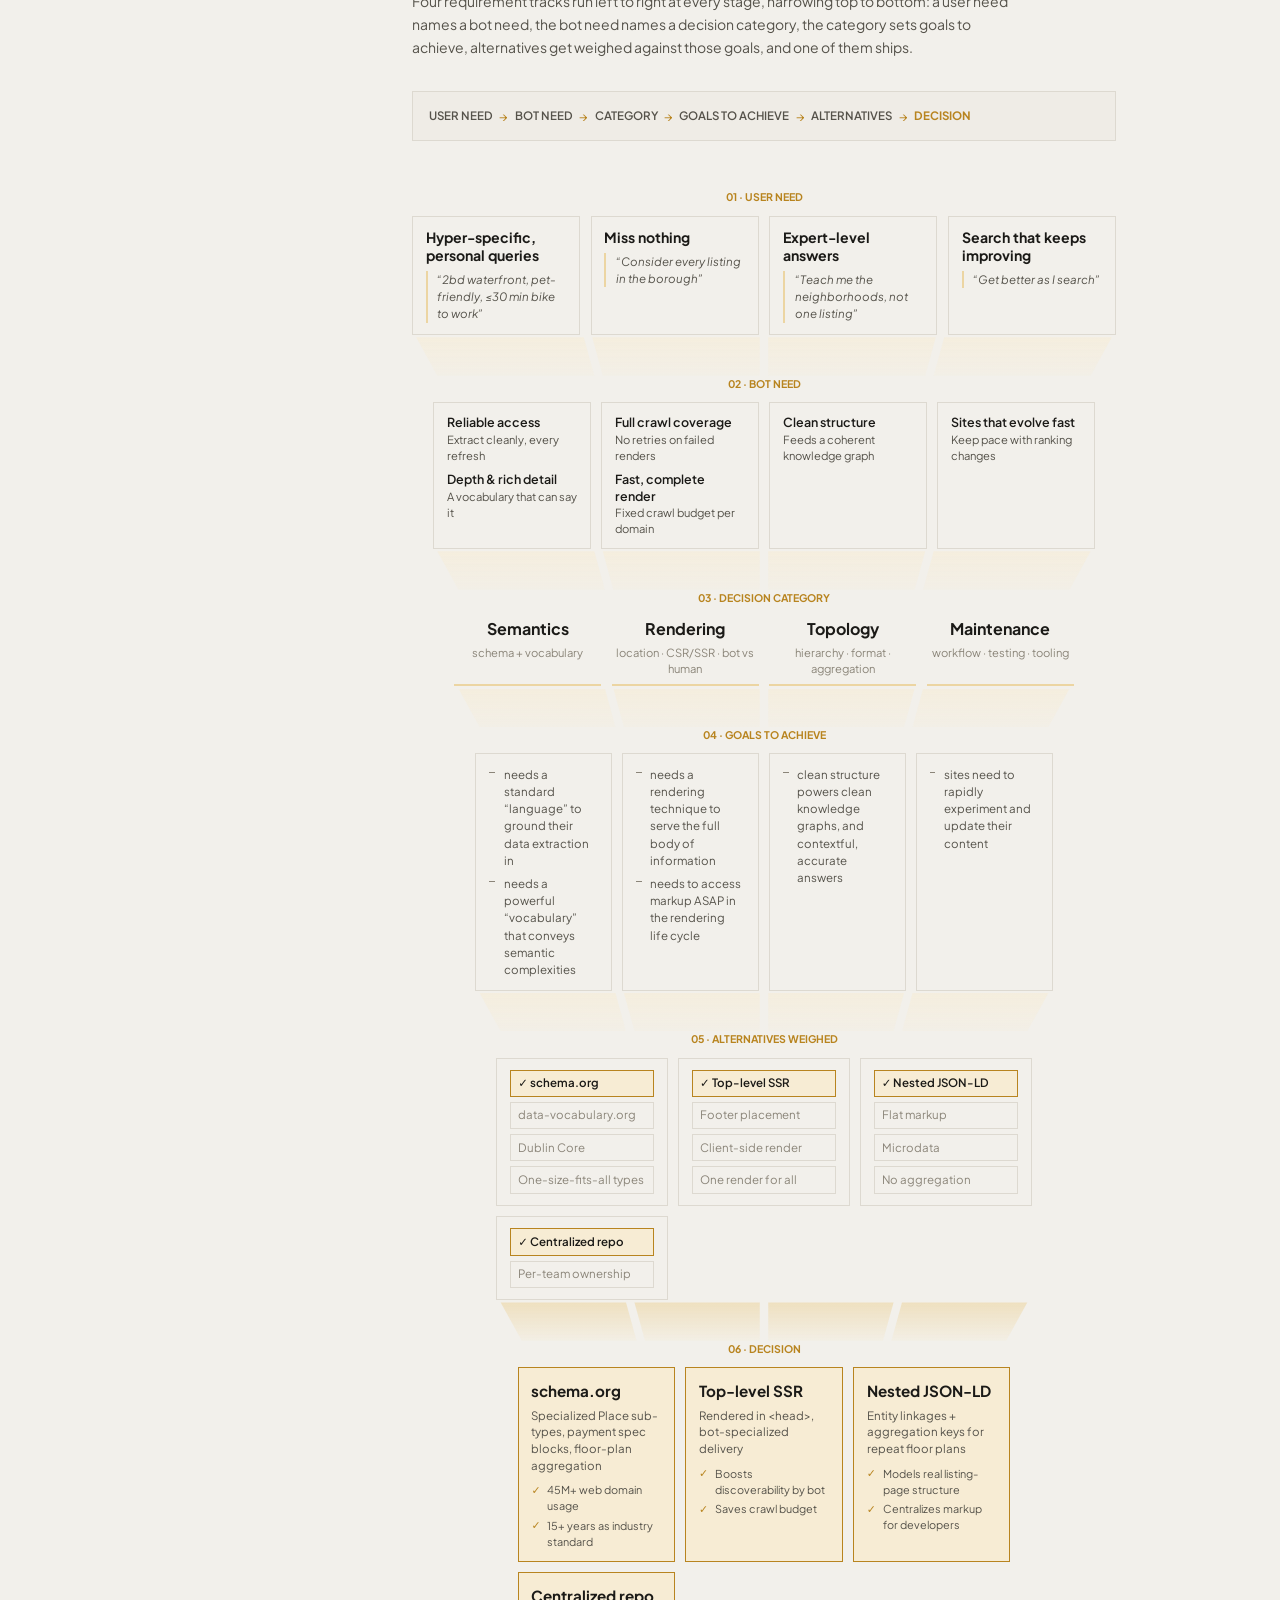
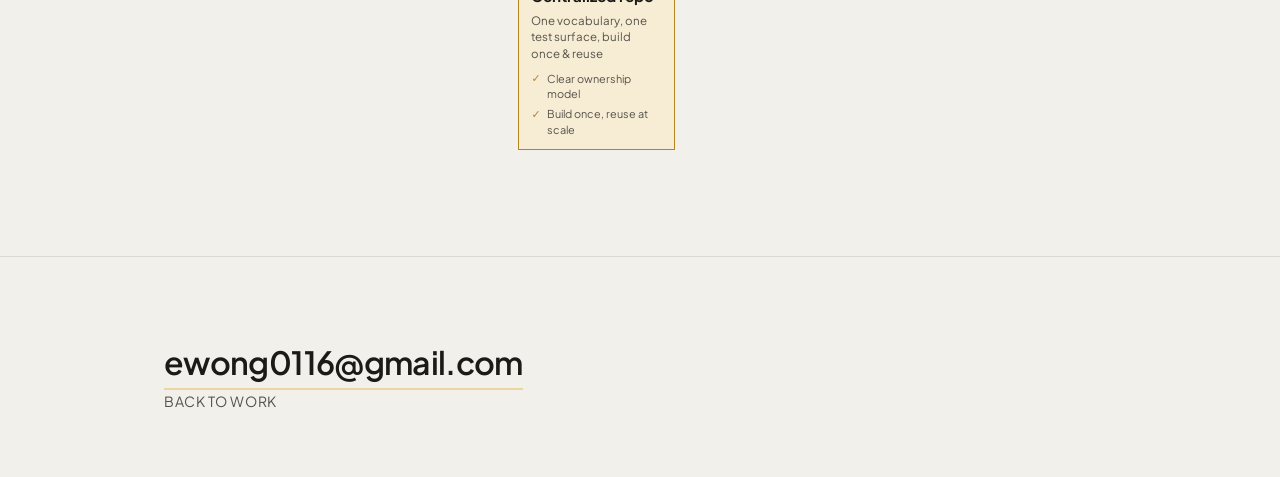
<file: case-studies/zsm-2.html>
<!doctype html>
<html lang="en">
<head>
<meta charset="utf-8">
<meta name="viewport" content="width=device-width, initial-scale=1">

<title>Case study — Ethan Wong</title>
<meta name="author" content="Ethan Wong">
<meta name="theme-color" content="#FCF8F0">

<link rel="icon" href="data:image/svg+xml,%3Csvg xmlns='http://www.w3.org/2000/svg' viewBox='0 0 32 32'%3E%3Crect width='32' height='32' rx='7' fill='%23FCF8F0'/%3E%3Cpath d='M16 6l9 5v10l-9 5-9-5V11z' fill='%23DDA646'/%3E%3C/svg%3E">

<link rel="preconnect" href="https://fonts.googleapis.com">
<link rel="preconnect" href="https://fonts.gstatic.com" crossorigin>
<link rel="stylesheet" href="https://fonts.googleapis.com/css2?family=Sora:wght@400;600;700&family=Plus+Jakarta+Sans:ital,wght@0,400;0,500;0,600;1,400&display=swap">

<link rel="stylesheet" href="../assets/tokens.css">
<link rel="stylesheet" href="../assets/case-study.css">
<link rel="stylesheet" href="../assets/case-study-collapsible.css">
<!-- add per-diagram stylesheets here if a section uses funnel/workflow/schema-viz/diagram —
     see assets/case-study-collapsible-content.template.js -->

<style>
  /* case studies open in the warm palette by default — there is
     no cold/ripple state on this page */
  html { background: #FCF8F0; }
</style>
</head>

<body class="cs is-warm">

<nav class="cs-nav" aria-label="Primary">
  <a class="cs-nav__back" href="../index.html#work">&#8592; Back to work</a>
  <a class="cs-nav__mark" href="../index.html">Ethan Wong<span>.</span></a>
</nav>

<main id="page"></main>

<script src="../assets/case-study-zsm-2-content.js"></script>
<script src="../assets/case-study-collapsible-render.js"></script>
<script>window.renderCollapsibleCaseStudy(document.getElementById('page'));</script>
<!-- after the page exists, so it can find its mount points -->
<script src="../assets/case-study-collapsible.js"></script>
<!-- add per-diagram mount scripts here (case-study-funnel.js etc.),
     also after the render() call above, if a section uses one -->
</body>
</html>
</file>
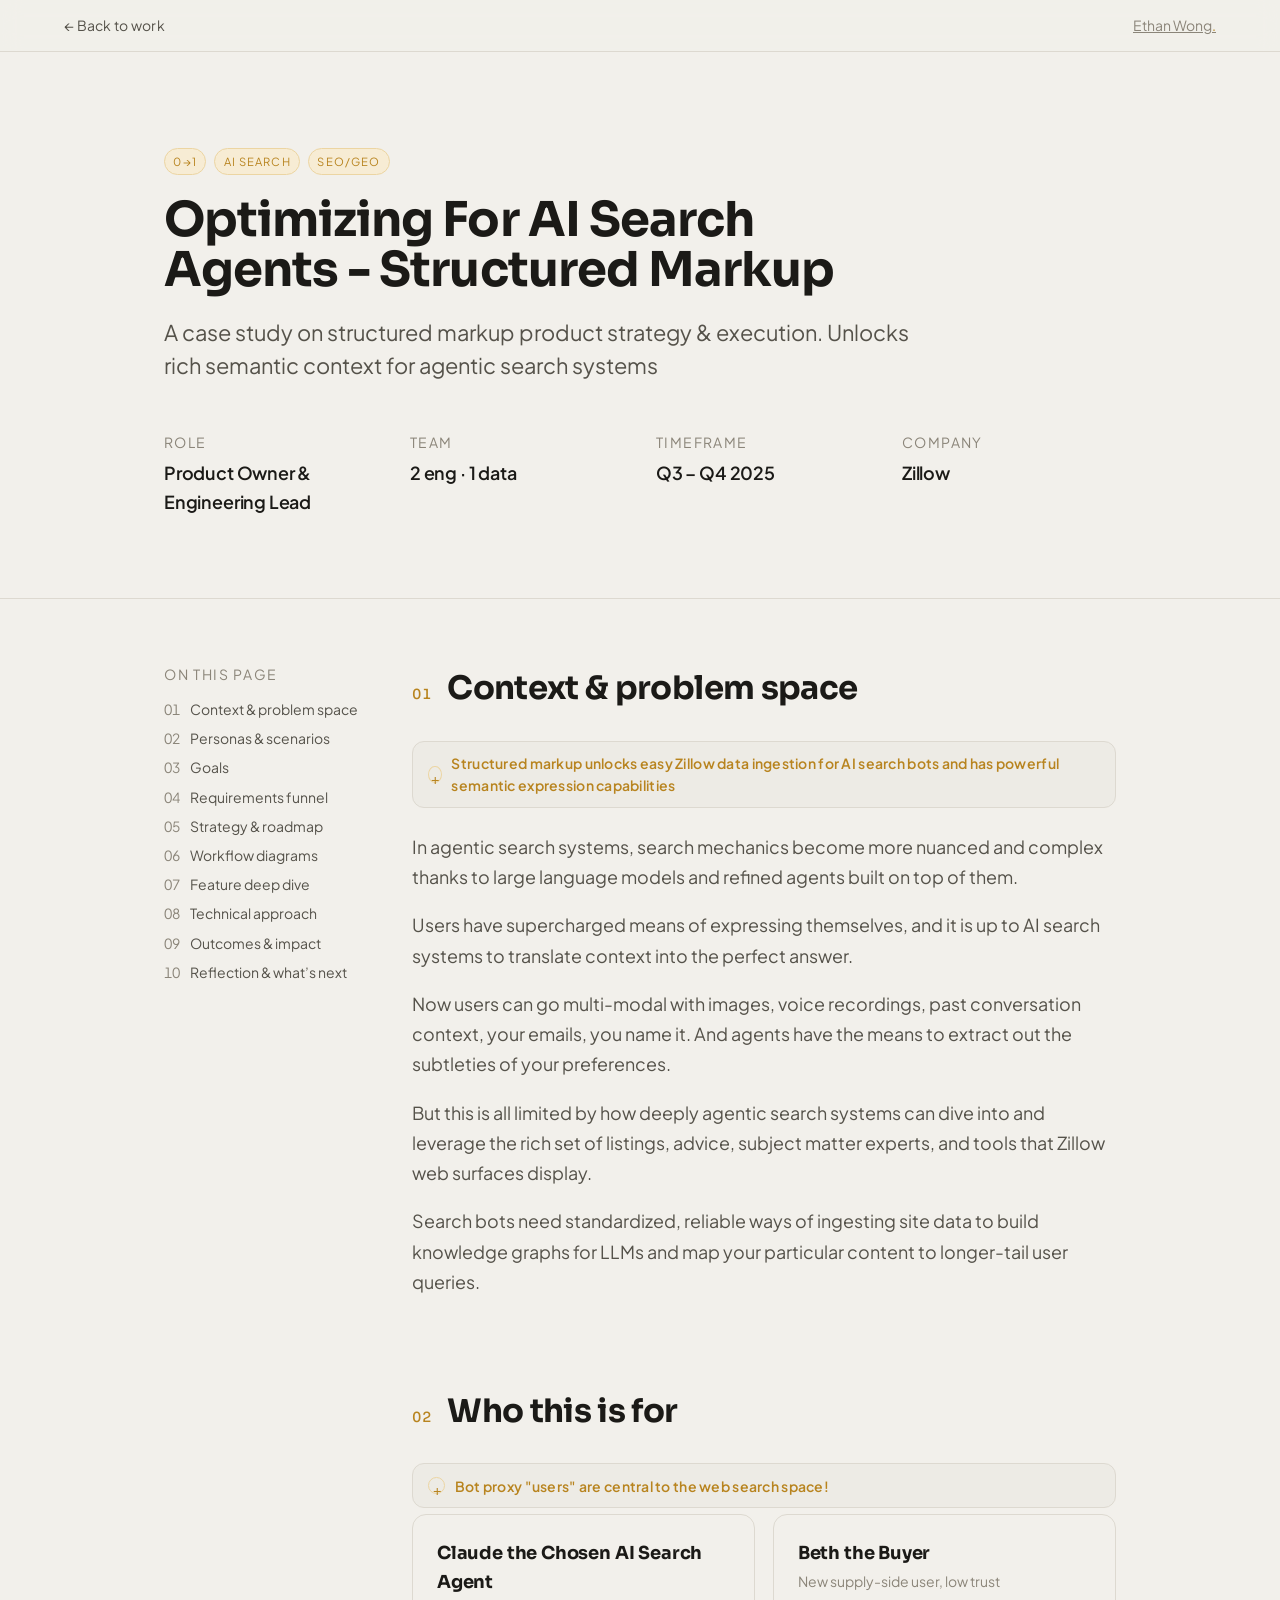
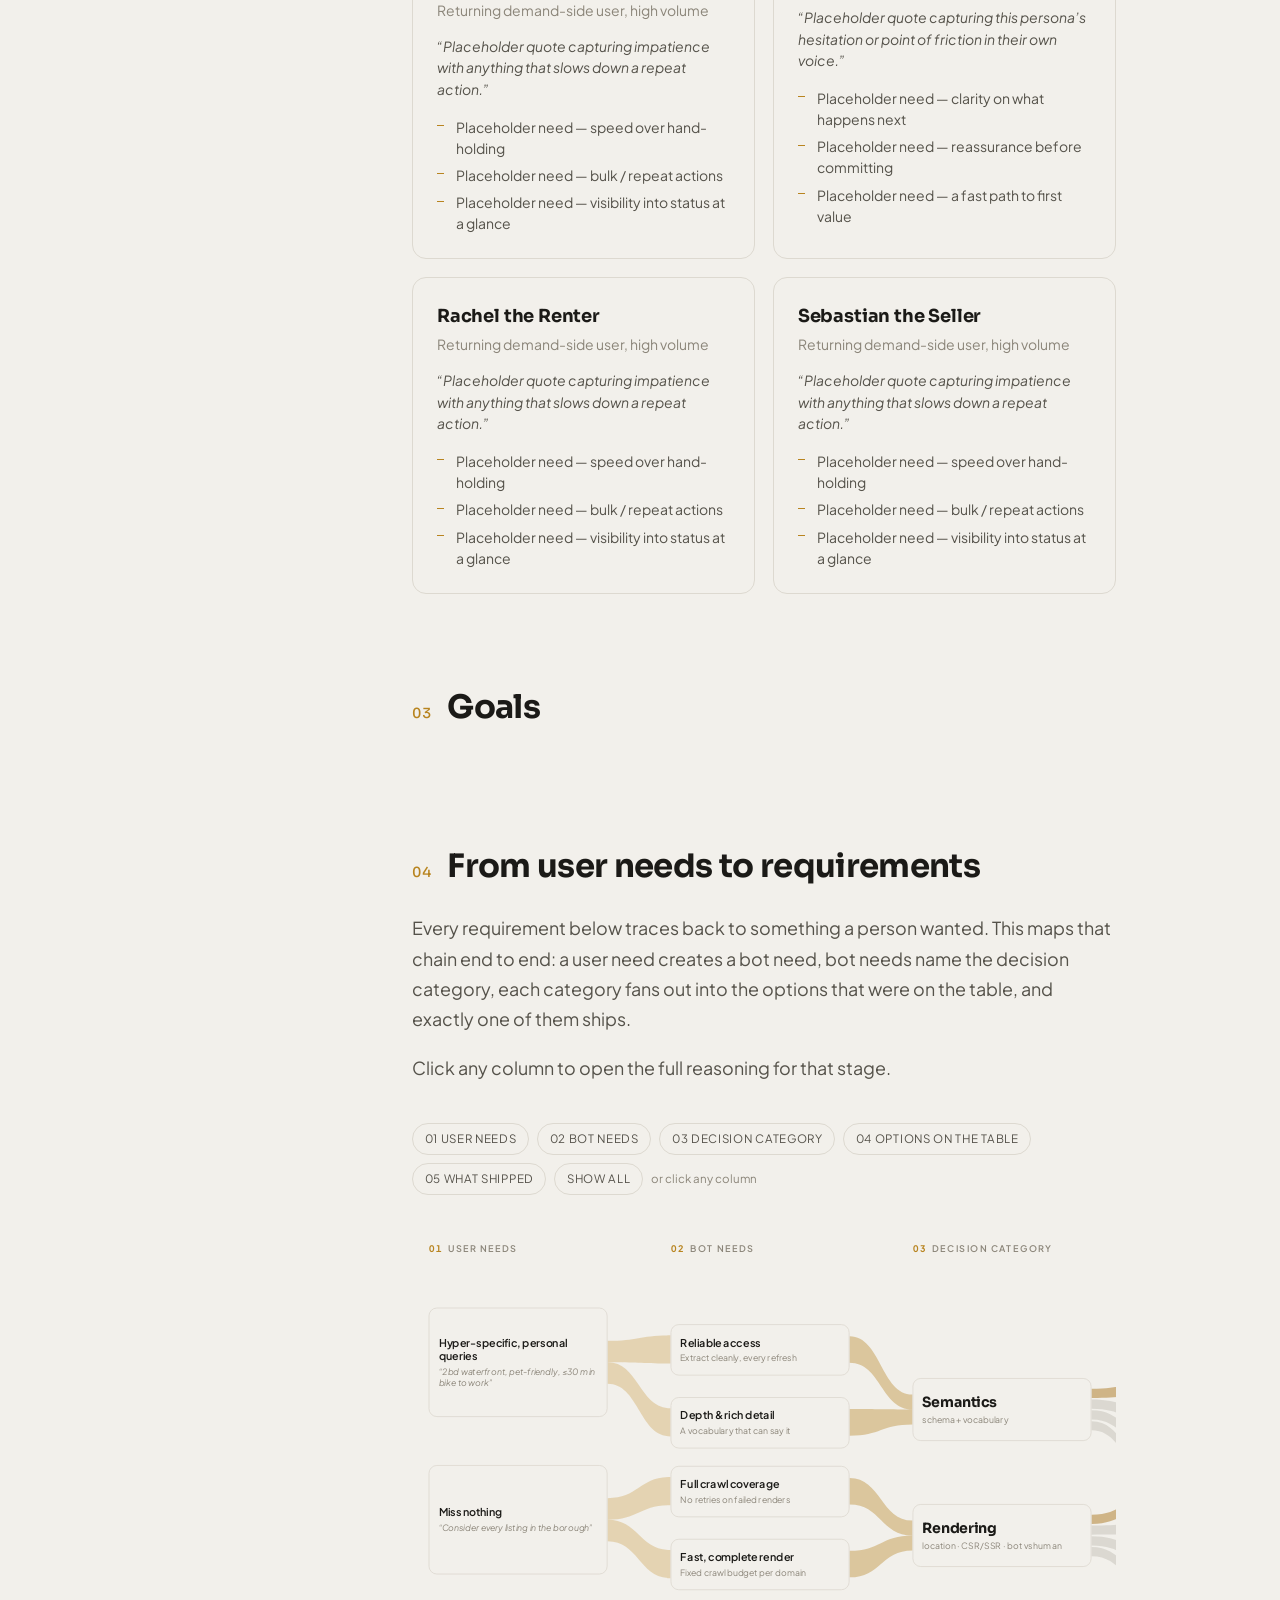
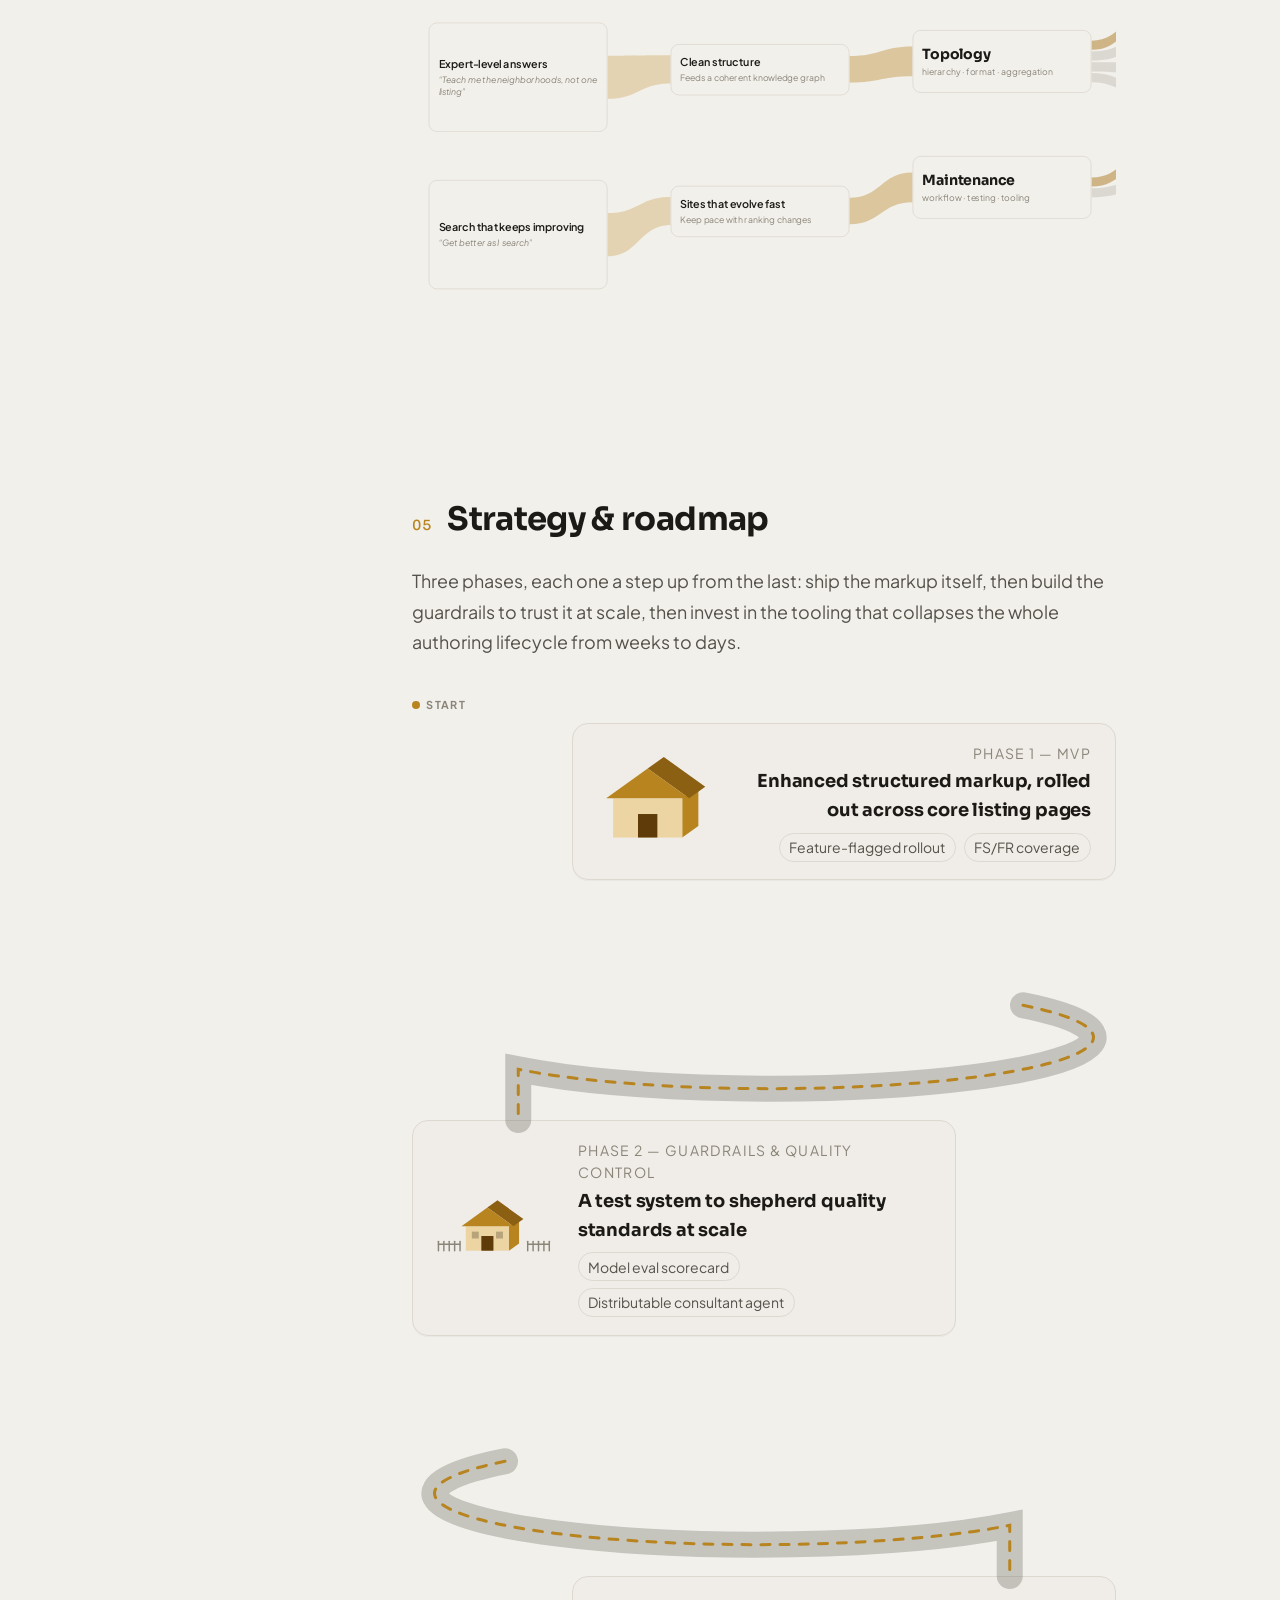
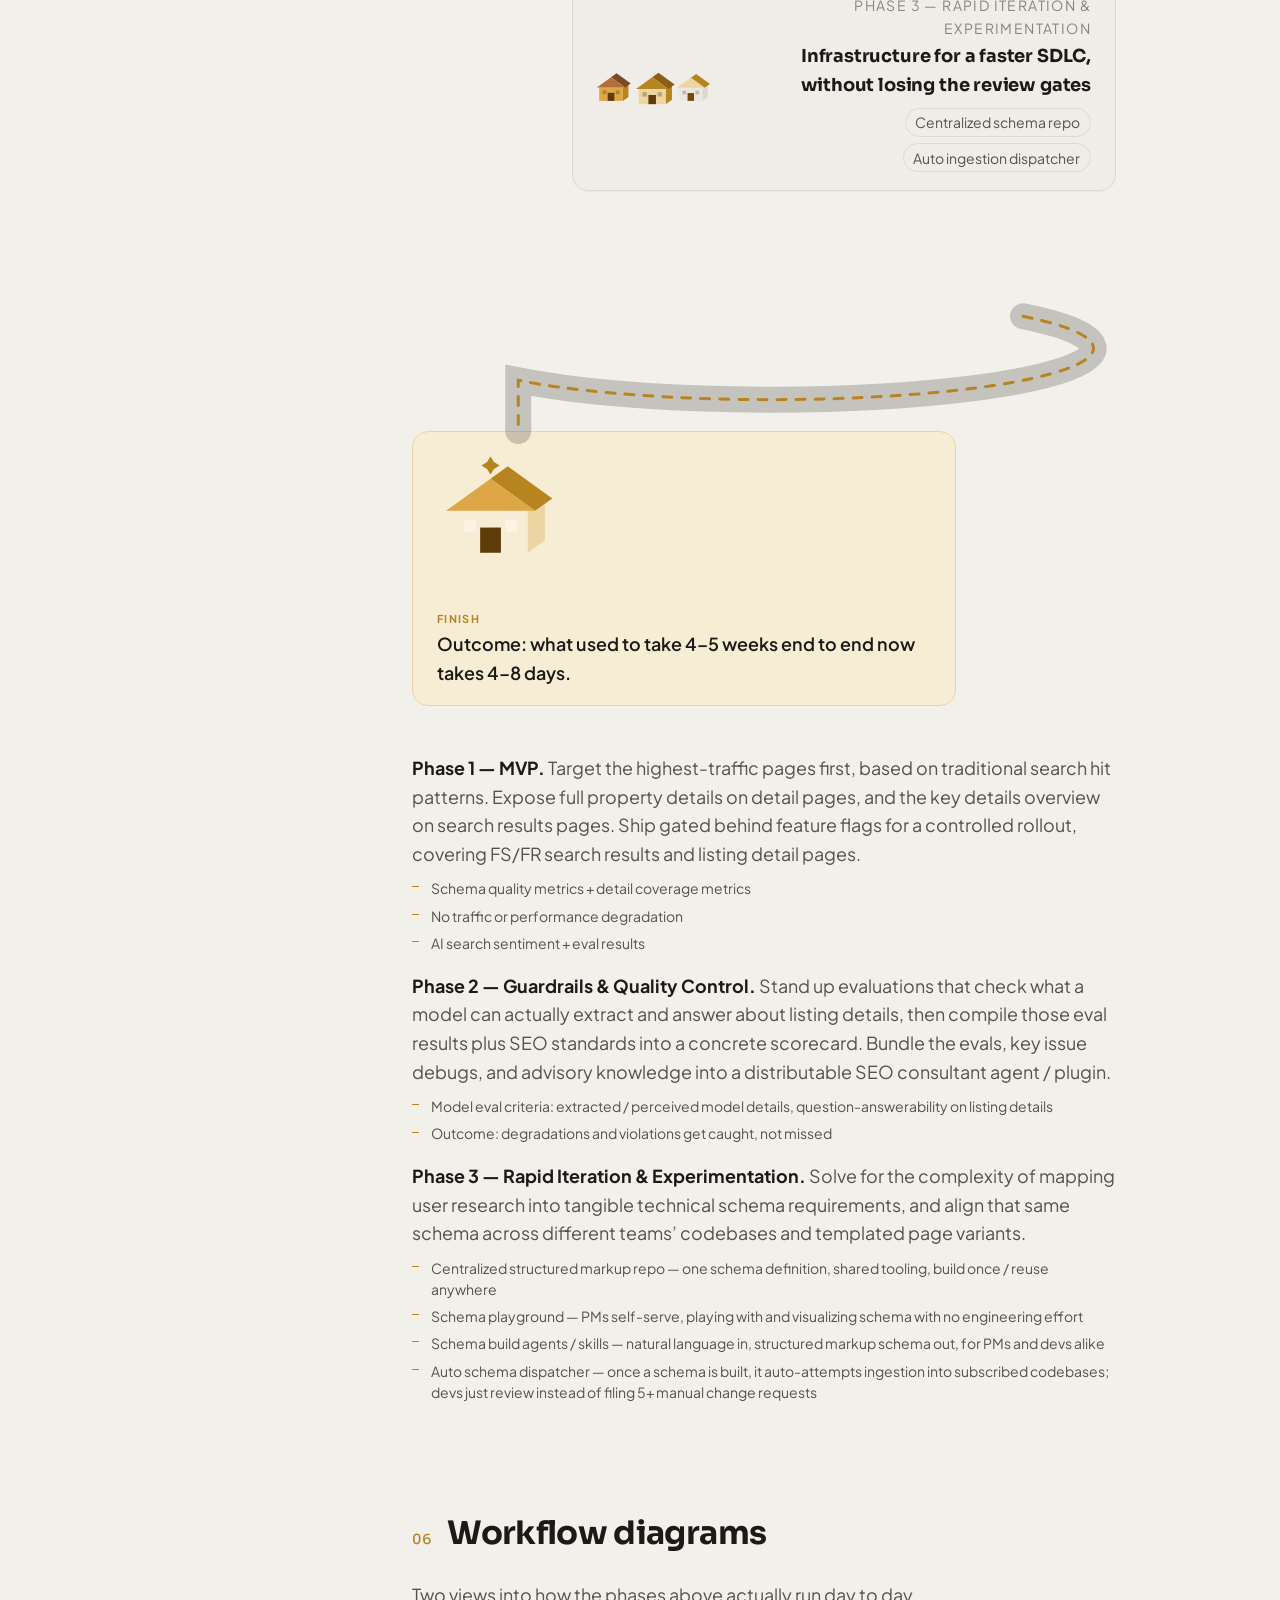
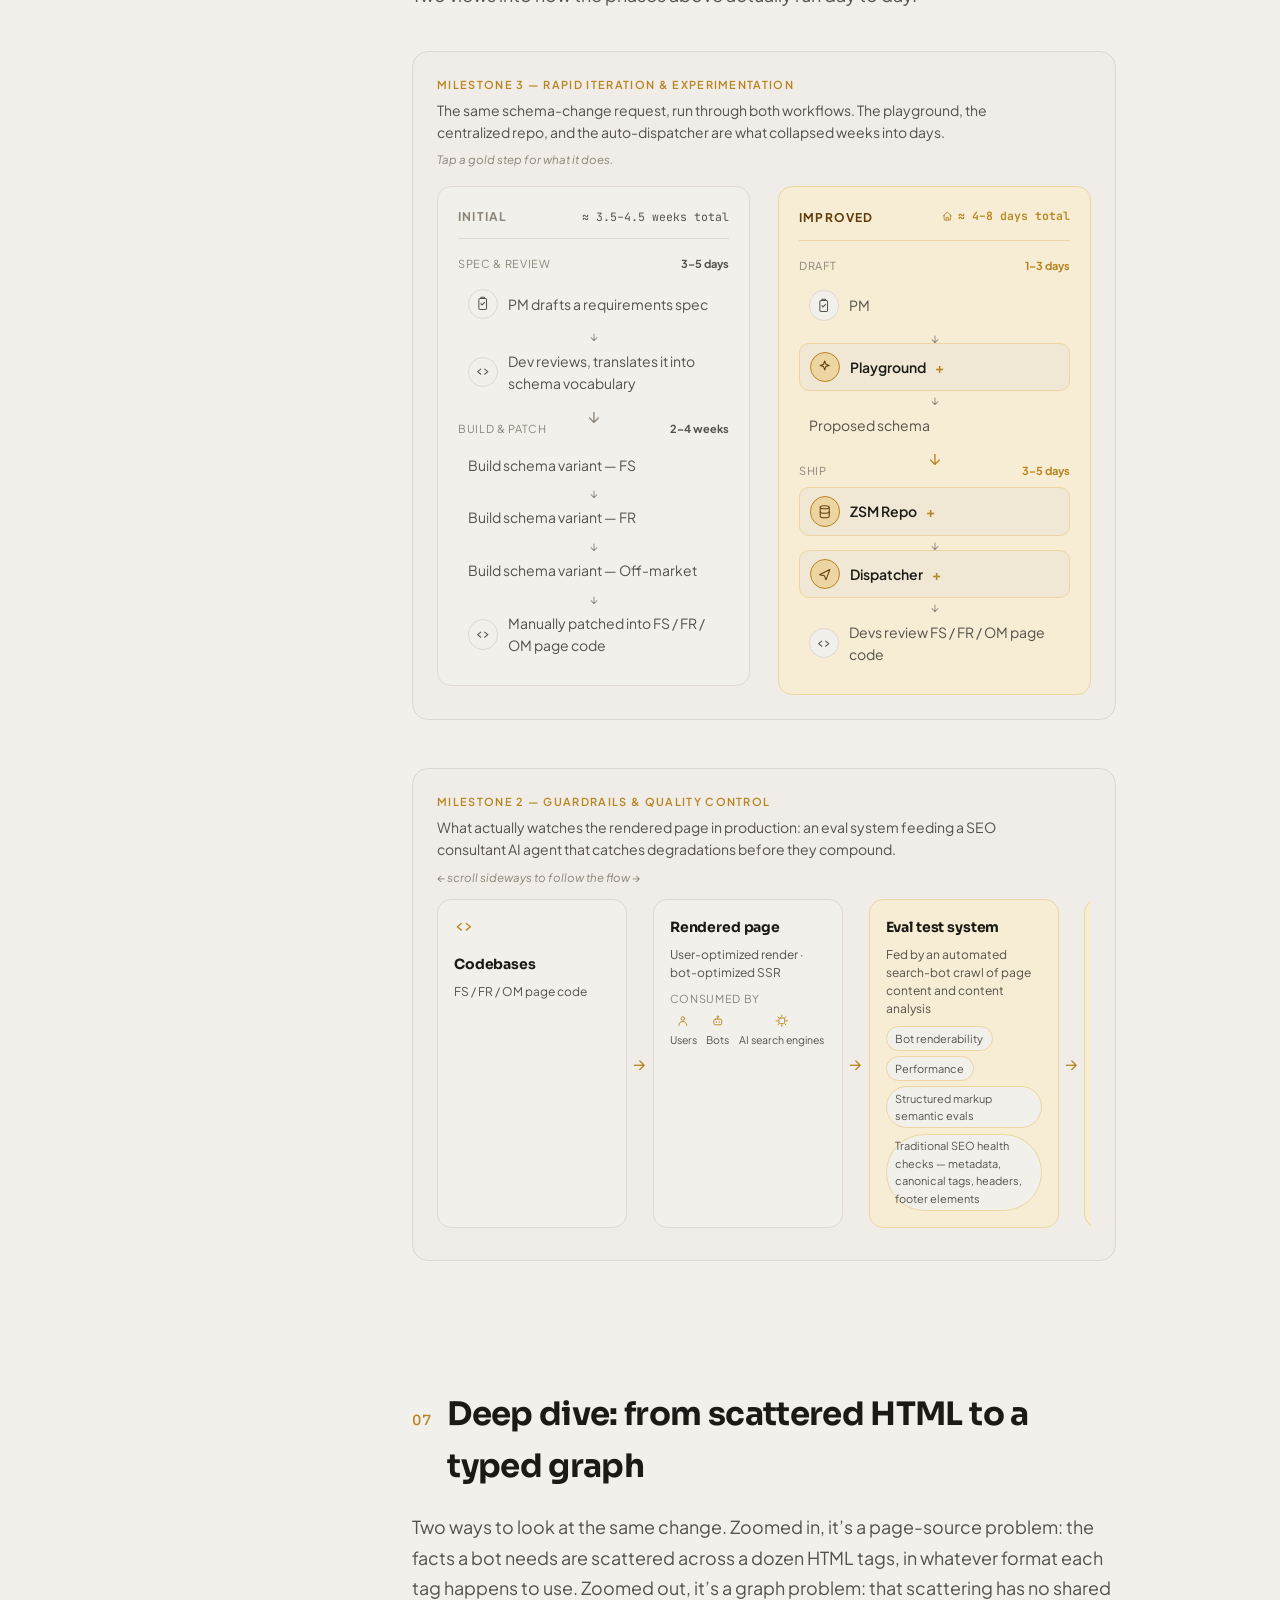
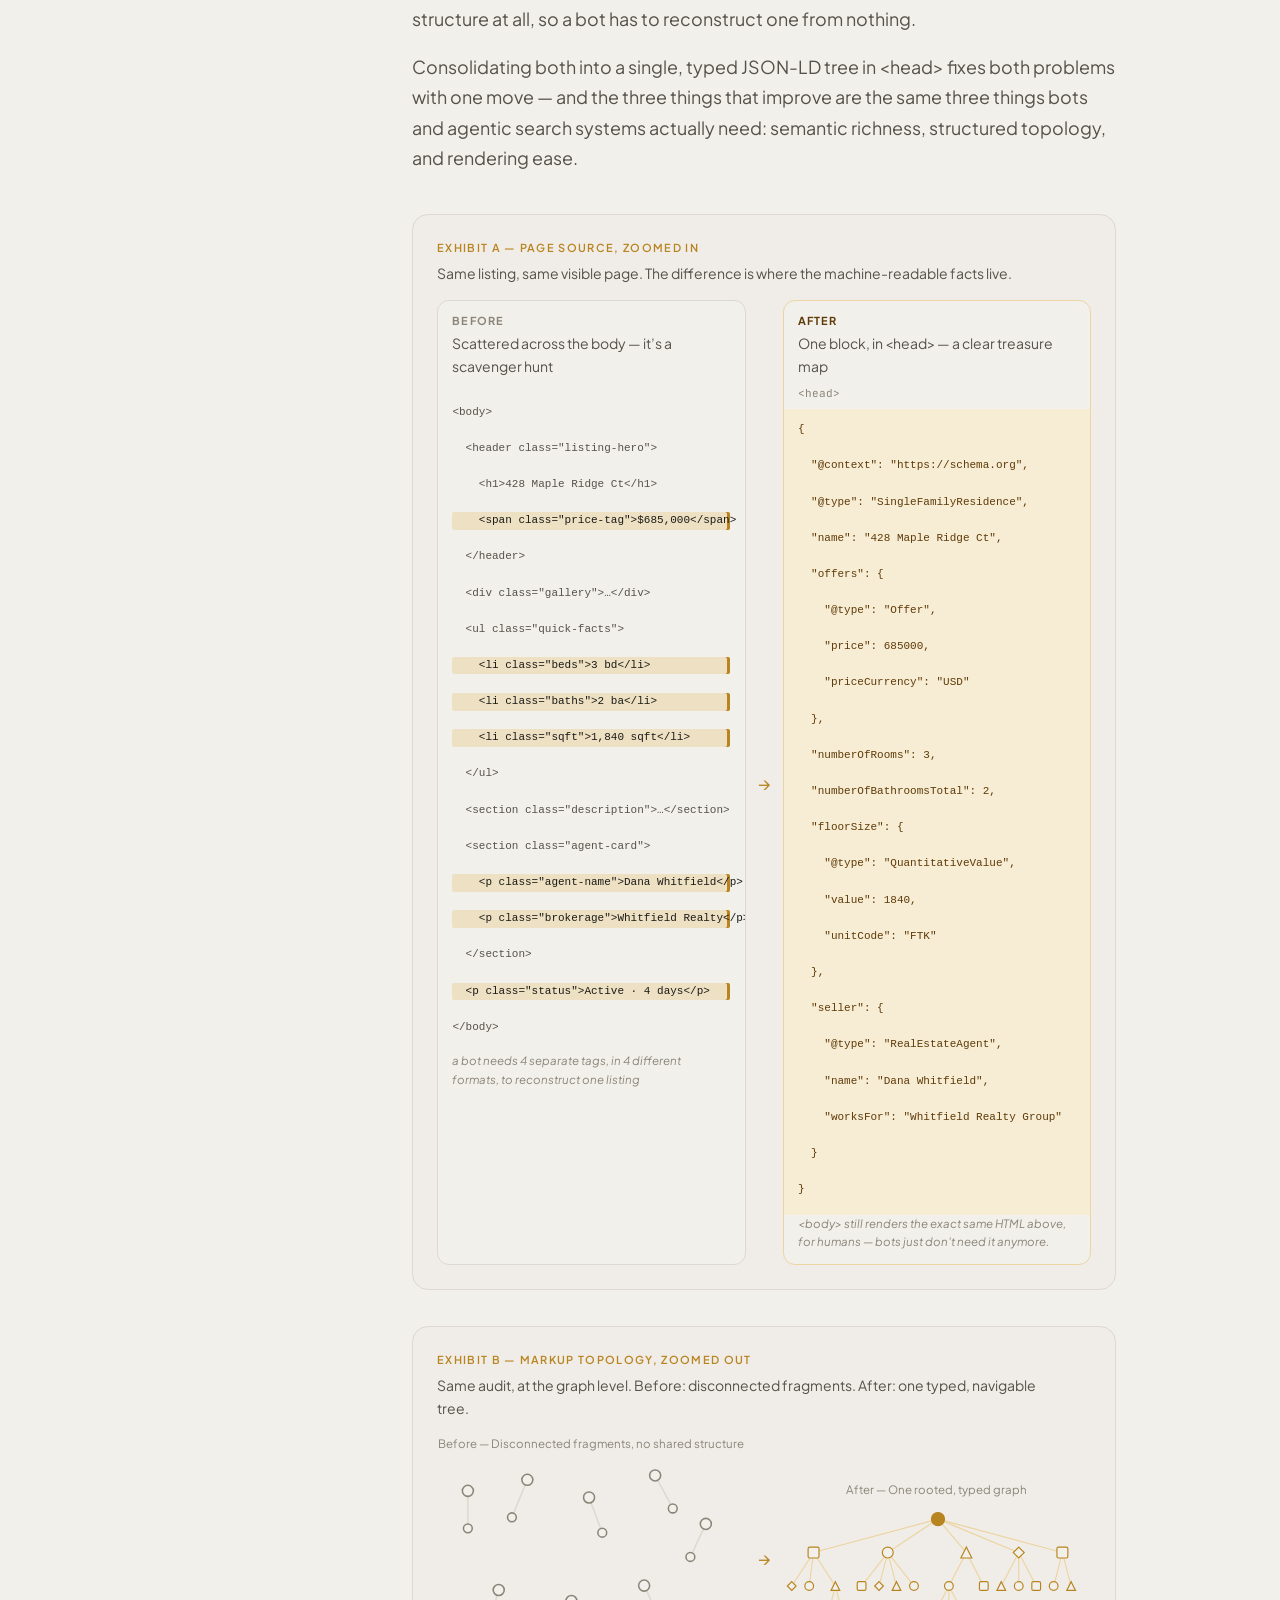
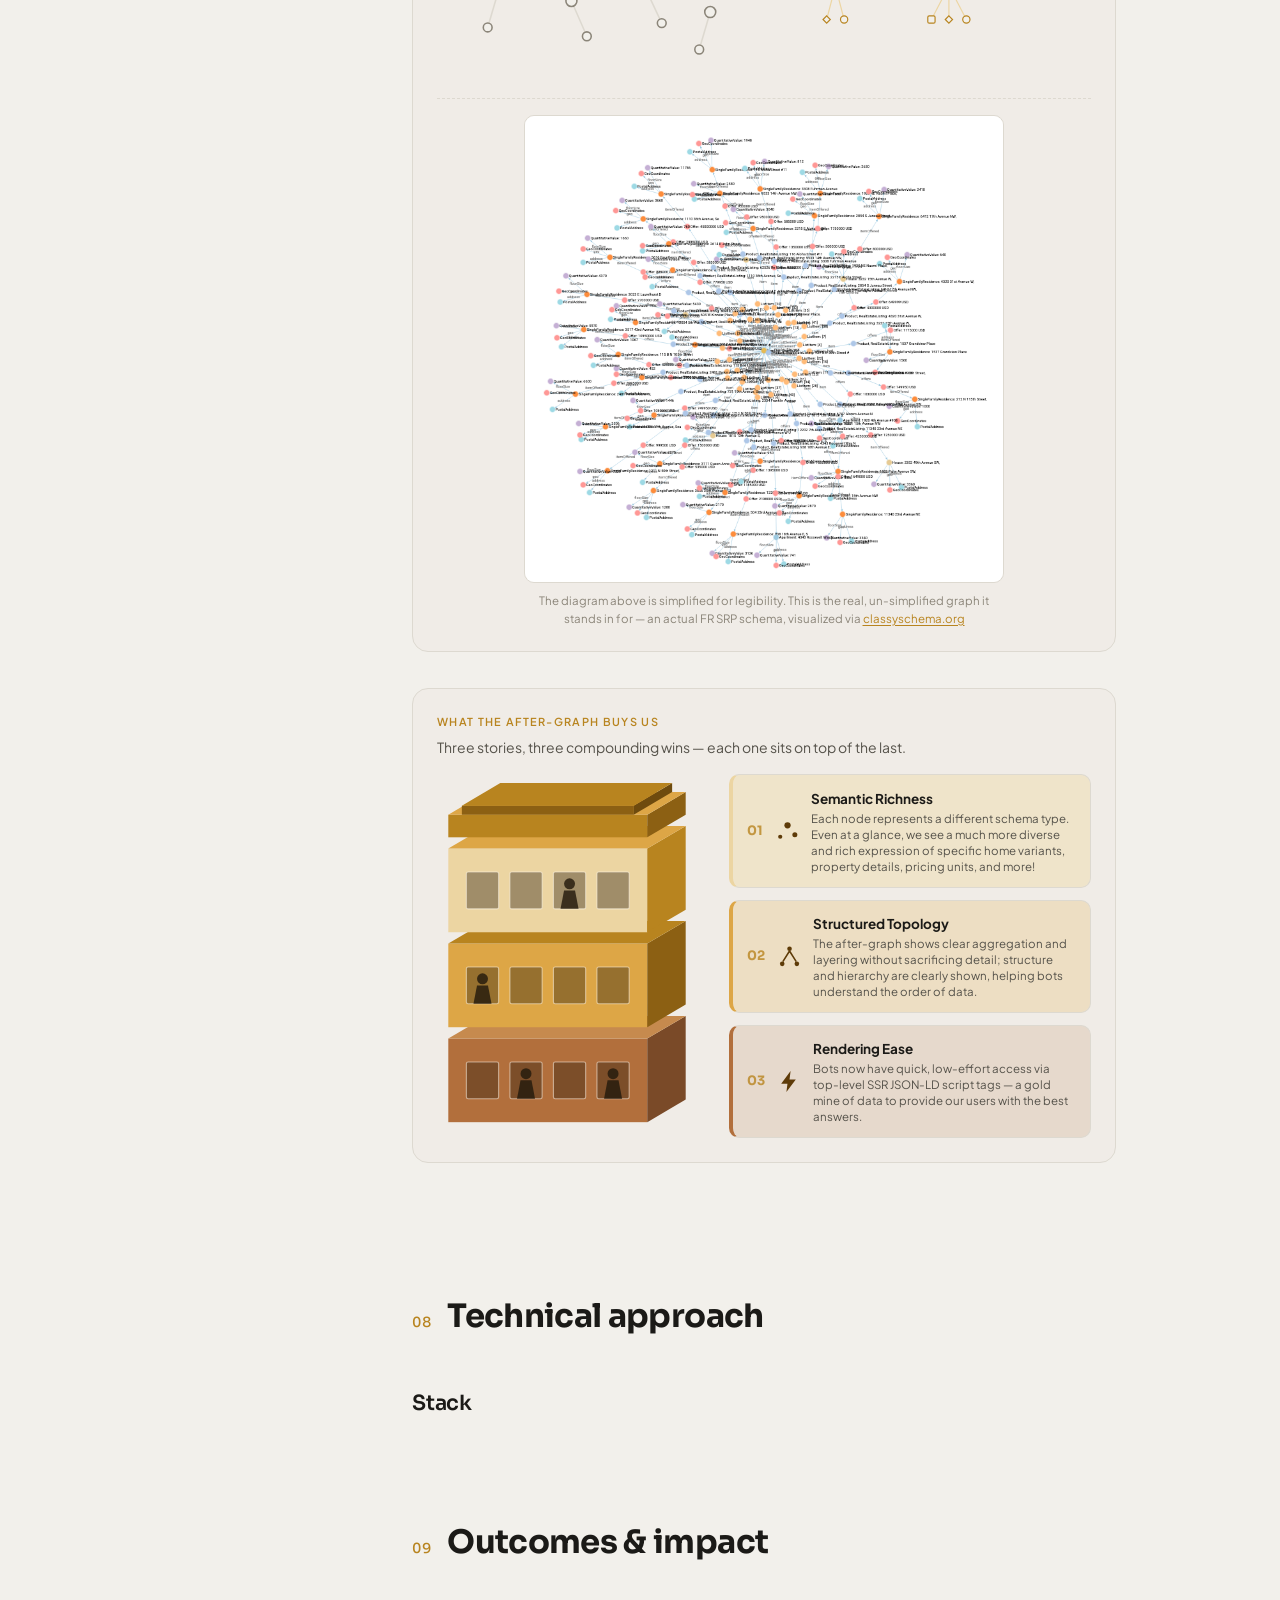
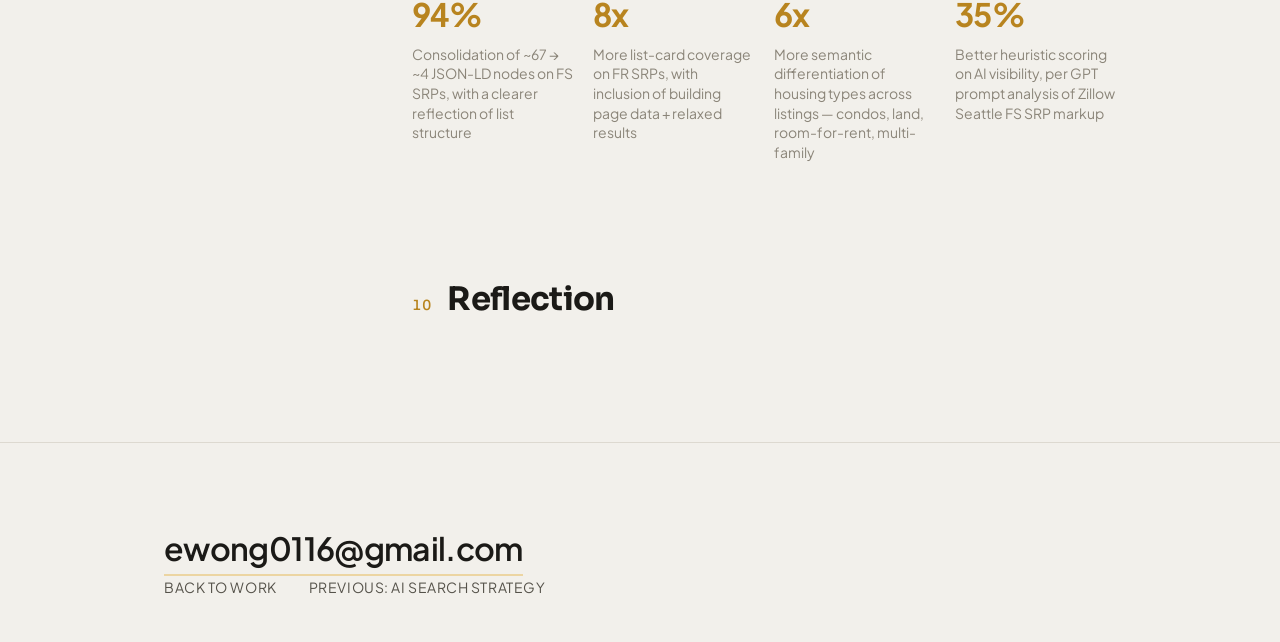
<file: case-studies/zsm.html>
<!doctype html>
<html lang="en">
<head>
<meta charset="utf-8">
<meta name="viewport" content="width=device-width, initial-scale=1">

<title>Case study — Ethan Wong</title>
<meta name="author" content="Ethan Wong">
<meta name="theme-color" content="#FCF8F0">

<link rel="icon" href="data:image/svg+xml,%3Csvg xmlns='http://www.w3.org/2000/svg' viewBox='0 0 32 32'%3E%3Crect width='32' height='32' rx='7' fill='%23FCF8F0'/%3E%3Cpath d='M16 6l9 5v10l-9 5-9-5V11z' fill='%23DDA646'/%3E%3C/svg%3E">

<link rel="preconnect" href="https://fonts.googleapis.com">
<link rel="preconnect" href="https://fonts.gstatic.com" crossorigin>
<link rel="stylesheet" href="https://fonts.googleapis.com/css2?family=Sora:wght@400;600;700&family=Plus+Jakarta+Sans:ital,wght@0,400;0,500;0,600;1,400&family=JetBrains+Mono:wght@400;600&display=swap">

<link rel="stylesheet" href="../assets/tokens.css">
<link rel="stylesheet" href="../assets/case-study.css">
<link rel="stylesheet" href="../assets/case-study-funnel.css">
<link rel="stylesheet" href="../assets/case-study-schema-viz.css">
<link rel="stylesheet" href="../assets/case-study-workflow.css">

<style>
  /* case studies open in the warm palette by default — there is
     no cold/ripple state on this page */
  html { background: #FCF8F0; }
</style>
</head>

<body class="cs is-warm">

<nav class="cs-nav" aria-label="Primary">
  <a class="cs-nav__back" href="../index.html#work">&#8592; Back to work</a>
  <a class="cs-nav__mark" href="../index.html">Ethan Wong<span>.</span></a>
</nav>

<main id="page"></main>

<script src="../assets/case-study-zsm-content.js"></script>
<script src="../assets/funnel-data-zsm.js"></script>
<script src="../assets/schema-viz-data-zsm.js"></script>
<script src="../assets/workflow-data-zsm.js"></script>
<script src="../assets/case-study-render.js"></script>
<script>window.renderCaseStudy(document.getElementById('page'));</script>
<!-- after the page exists, so they can find their mount points -->
<script src="../assets/case-study-funnel.js"></script>
<script src="../assets/case-study-schema-viz.js"></script>
<script src="../assets/case-study-workflow.js"></script>
</body>
</html>
</file>
<file: assets/tokens.css>
/* ============================================================
   tokens.css — palette, type scale, rhythm, easing
   Shared by all three mockups so only the *design* differs.
   ============================================================ */

*, *::before, *::after { box-sizing: border-box; }

:root {
  color-scheme: light;

  /* --- cold state: flat off-white, before the ripple --- */
  --paper:     #F2F0EB;
  --paper-2:   #EAE7E0;
  --ink:       #1B1A17;
  --ink-2:     #55524A;
  --ink-3:     #8B8579;
  --line:      #DDD9D0;

  /* --- warm accents (constant; they simply go unused while cold) --- */
  --gold:        #B8841F;
  --gold-bright: #DDA646;
  --gold-soft:   #ECD5A2;
  --gold-wash:   #F7ECD4;
  --clay:        #B26F3C;

  /* --- ripple: driven per-frame from shards.js --- */
  --r:  0px;
  --ox: 50%;
  --oy: 50%;

  /* --- motion --- */
  --ease-out: cubic-bezier(.16, 1, .3, 1);
  --ease-io:  cubic-bezier(.65, 0, .35, 1);

  /* --- type scale --- */
  --step--1: clamp(.8rem,  .77rem + .15vw, .875rem);
  --step-0:  clamp(1rem,   .96rem + .2vw,  1.125rem);
  --step-1:  clamp(1.15rem, 1.08rem + .35vw, 1.375rem);
  --step-2:  clamp(1.5rem, 1.3rem + .9vw,  2.125rem);
  --step-3:  clamp(2rem,   1.6rem + 2vw,   3rem);

  /* --- rhythm --- */
  --measure: 64ch;
  --gutter:  clamp(1.25rem, 5vw, 4rem);
  --maxw:    1080px;
  --section: clamp(4.5rem, 10vw, 8rem);
}

/* --- warm state. `.warm` is the clipped overlay that does the
       animating; `html.is-warm` is the real content underneath,
       swapped in un-transitioned the instant the wave completes so
       the handoff is invisible. Same values, two places. --- */
html.is-warm,
.warm {
  --paper:   #FCF8F0;
  --paper-2: #F5EDDE;
  --ink:     #17150F;
  --ink-2:   #504A3C;
  --ink-3:   #8C8371;
  --line:    #E7DCC6;
}

html {
  -webkit-text-size-adjust: 100%;
  background: var(--paper);
}

body {
  margin: 0;
  background: var(--paper);
  color: var(--ink);
  font-size: var(--step-0);
  line-height: 1.6;
  -webkit-font-smoothing: antialiased;
  -moz-osx-font-smoothing: grayscale;
  overflow-x: hidden;
}

h1, h2, h3, p, ul, ol, figure { margin: 0; }
ul, ol { padding: 0; list-style: none; }
img { max-width: 100%; display: block; }
button { font: inherit; color: inherit; }

a { color: inherit; }

::selection { background: var(--gold-soft); color: var(--ink); }

:focus-visible {
  outline: 2px solid var(--gold);
  outline-offset: 3px;
  border-radius: 2px;
}

.u-wrap {
  width: 100%;
  max-width: var(--maxw);
  margin-inline: auto;
  padding-inline: var(--gutter);
}

.u-visually-hidden {
  position: absolute;
  width: 1px; height: 1px;
  padding: 0; margin: -1px;
  overflow: hidden;
  clip: rect(0 0 0 0);
  white-space: nowrap;
  border: 0;
}
</file>
<file: assets/ripple/ripple.css>
/* ============================================================
   ripple.css — the hero scaffold: the click-to-reveal moment
   itself. Pairs with shards.js in this folder; nothing in here
   is used below the fold.

   Stacking order inside .hero:
     0  .warm--bg    warm wash, clipped to the expanding circle
     1  canvas.shards the drifting / assembling pieces
     2  .hero-inner   the real (cold) text
     3  .warm--text   a clone of the text styled warm, same clip
   ============================================================ */

.hero {
  position: relative;
  isolation: isolate;
  min-height: 100svh;
  display: grid;
  place-items: center;
  padding: var(--hero-pad, clamp(2rem, 6vw, 5rem));
  /* extra room at the foot so the scroll cue never collides with the actions */
  padding-bottom: calc(var(--hero-pad, clamp(2rem, 6vw, 5rem)) + 4.5rem);
  overflow: hidden;
  cursor: pointer;
  background: var(--paper);
  -webkit-tap-highlight-color: transparent;
}

.hero.is-done { cursor: default; }

.warm {
  position: absolute;
  inset: 0;
  pointer-events: none;
  clip-path: circle(var(--r, 0px) at var(--ox, 50%) var(--oy, 50%));
  will-change: clip-path;
}

/* the brighter, warmer ground the ripple reveals */
.warm--bg {
  z-index: 0;
  background:
    radial-gradient(130vmax 130vmax at var(--ox, 50%) var(--oy, 50%),
      #FFFDF6 0%,
      #FDF8EC 30%,
      #F9F1E1 62%,
      #F5EBDA 100%);
}

/* must match .hero's box exactly, or the clone lands off-register */
.warm--text {
  z-index: 3;
  display: grid;
  place-items: center;
  padding: var(--hero-pad, clamp(2rem, 6vw, 5rem));
  padding-bottom: calc(var(--hero-pad, clamp(2rem, 6vw, 5rem)) + 4.5rem);
}

/* a hairline at the wavefront — makes the ripple legible as a wave */
.hero__ring {
  position: absolute;
  z-index: 2;
  left: var(--ox, 50%);
  top: var(--oy, 50%);
  width: calc(var(--r, 0px) * 2);
  height: calc(var(--r, 0px) * 2);
  margin-left: calc(var(--r, 0px) * -1);
  margin-top: calc(var(--r, 0px) * -1);
  border-radius: 50%;
  border: 1px solid var(--gold-soft);
  opacity: calc((1 - var(--rt, 1)) * 0.9);
  pointer-events: none;
}
.hero.is-done .hero__ring { display: none; }

.shards {
  position: absolute;
  inset: 0;
  z-index: 1;
  pointer-events: none;
}

.hero-inner {
  position: relative;
  z-index: 2;
  width: 100%;
  max-width: var(--maxw);
  text-align: center;
}

/* --- the name --- */
.hero__name {
  font-size: var(--name-size, clamp(3rem, 15vw, 11rem));
  line-height: 0.9;
  letter-spacing: var(--name-track, -0.03em);
  font-weight: var(--name-weight, 800);
  color: var(--ink);
  margin: 0;
}

/* --- "bringing products to life" --- */
.hero__tagline {
  margin-top: clamp(1rem, 2.5vw, 1.75rem);
  font-size: var(--step-1);
  letter-spacing: 0.01em;
  color: var(--ink-2);
}

.life {
  font-weight: 700;
  color: var(--ink);
  font-style: normal;
  position: relative;
  transition: color .4s ease;
}

/* the click/tap/auto-fire lands here first, held for a beat on its
   own fast transition — a moment of "something's happening" before
   the wave itself spreads outward from this exact point */
.life.is-lit { color: var(--gold); }

/* gold arrives with the wave (and stays, once .is-lit already got
   there first) */
.warm .life,
html.is-warm .life {
  color: var(--gold);
}

.hero__blurb {
  margin: clamp(1.5rem, 4vw, 2.5rem) auto 0;
  max-width: 46ch;
  color: var(--ink-2);
  font-size: var(--step-0);
}

/* --- hero actions --- */
.hero__actions {
  margin-top: clamp(1.75rem, 4vw, 2.75rem);
  display: flex;
  flex-wrap: wrap;
  gap: .6rem;
  justify-content: center;
}

.btn {
  display: inline-flex;
  align-items: center;
  gap: .5rem;
  padding: .7em 1.35em;
  border-radius: 999px;
  border: 1px solid var(--line);
  background: transparent;
  color: var(--ink-2);
  font-size: var(--step--1);
  letter-spacing: .04em;
  text-transform: uppercase;
  text-decoration: none;
  cursor: pointer;
  transition: transform .35s var(--ease-out), background-color .35s ease,
              border-color .35s ease, color .35s ease;
}
.btn:hover { transform: translateY(-2px); border-color: var(--ink-3); color: var(--ink); }

.btn--primary { border-color: var(--ink); color: var(--ink); }
.warm .btn--primary,
html.is-warm .btn--primary {
  background: var(--gold);
  border-color: var(--gold);
  color: #fff;
}
html.is-warm .btn--primary:hover { background: var(--gold-bright); border-color: var(--gold-bright); }

/* The accessible way in. Off-screen until focused, then it lands
   as a normal skip-link-style pill. */
.hero__trigger {
  position: fixed;
  left: 50%;
  top: 1rem;
  transform: translate(-50%, -200%);
  z-index: 6;
  padding: .65em 1.2em;
  border-radius: 999px;
  border: 1px solid var(--ink);
  background: var(--paper);
  font-size: var(--step--1);
  letter-spacing: .06em;
  text-transform: uppercase;
  cursor: pointer;
  transition: transform .35s var(--ease-out);
}
.hero__trigger:focus-visible { transform: translate(-50%, 0); }

/* --- the cue to click, and the scroll cue that replaces it --- */
.hero__cue {
  position: absolute;
  left: 50%;
  bottom: clamp(1.5rem, 4vh, 2.75rem);
  transform: translateX(-50%);
  z-index: 2;
  font-size: var(--step--1);
  letter-spacing: .14em;
  text-transform: uppercase;
  color: var(--ink-3);
  display: flex;
  flex-direction: column;
  align-items: center;
  gap: .5rem;
  transition: opacity .5s ease;
}
.hero.is-rippling .hero__cue--tap { opacity: 0; }

.hero__cue--scroll {
  opacity: 0;
  pointer-events: none;
}
.hero.is-done .hero__cue--scroll { opacity: 1; }

.hero__cue-line {
  width: 1px;
  height: 2.25rem;
  background: linear-gradient(to bottom, var(--ink-3), transparent);
  animation: cue 2.4s var(--ease-io) infinite;
}
@keyframes cue {
  0%, 100% { transform: scaleY(.4); transform-origin: top; opacity: .4; }
  50%      { transform: scaleY(1);  transform-origin: top; opacity: 1; }
}

.pulse {
  display: inline-block;
  width: 6px; height: 6px;
  border-radius: 50%;
  background: var(--ink-3);
  animation: pulse 2s ease-in-out infinite;
}
@keyframes pulse {
  0%, 100% { transform: scale(1);   opacity: .45; }
  50%      { transform: scale(1.6); opacity: 1; }
}

/* reduced motion: keep the state change, drop the travel.
   Lives here (rather than only in layout.css) because these three
   rules are meaningless without the rest of the ripple's motion. */
@media (prefers-reduced-motion: reduce) {
  .warm { transition: opacity .4s ease; }
  .hero__ring { display: none; }
  .btn:hover { transform: none; }
}
</file>
<file: assets/layout.css>
/* ============================================================
   layout.css — nav and every section below the hero.
   The hero/ripple scaffold lives in ripple/ripple.css instead;
   nothing in here is specific to that animation.
   ============================================================ */

/* ------------------------------------------------------------
   NAV — always present, cold or warm; only its colors (via the
   --paper/--ink tokens) shift when the ripple fires
   ------------------------------------------------------------ */
.nav {
  position: fixed;
  top: 0; left: 0; right: 0;
  z-index: 50;
  display: flex;
  align-items: center;
  justify-content: space-between;
  gap: 1rem;
  padding: .85rem var(--gutter);
  font-size: var(--step--1);
  letter-spacing: .06em;
  background: color-mix(in srgb, var(--paper) 82%, transparent);
  backdrop-filter: blur(10px);
  border-bottom: 1px solid transparent;
  transition: background-color .3s ease, border-color .3s ease;
}
.nav.is-stuck { border-bottom-color: var(--line); }

.nav__mark { font-weight: 700; letter-spacing: -.01em; text-decoration: none; }
.nav__mark span { color: var(--gold); }

.nav__links { display: flex; gap: clamp(.75rem, 2.5vw, 1.75rem); }
.nav__links a {
  text-decoration: none;
  color: var(--ink-2);
  text-transform: uppercase;
  transition: color .25s ease;
}
.nav__links a:hover { color: var(--gold); }

/* ------------------------------------------------------------
   SECTIONS
   ------------------------------------------------------------ */
.page { position: relative; z-index: 1; background: var(--paper); }

.band { padding-block: var(--section); }
.band--intro { padding-block: clamp(3.5rem, 8vw, 6rem); }

.band__title {
  display: flex;
  align-items: baseline;
  gap: 1rem;
  font-size: var(--step-2);
  font-weight: var(--title-weight, 700);
  letter-spacing: -.02em;
  margin-bottom: clamp(2rem, 5vw, 3.5rem);
}
.band__num {
  font-size: var(--step--1);
  font-weight: 500;
  letter-spacing: .16em;
  color: var(--gold);
  font-variant-numeric: tabular-nums;
}

.lede {
  font-size: var(--step-2);
  line-height: 1.35;
  letter-spacing: -.015em;
  max-width: 22ch;
  font-weight: 500;
}
@media (min-width: 700px) { .lede { max-width: 26ch; } }

/* --- work cards --- */
.cards { display: grid; gap: clamp(1rem, 2vw, 1.25rem); }

.card {
  padding: clamp(1.5rem, 3vw, 2.25rem);
  border: 1px solid var(--line);
  border-radius: var(--card-radius, 14px);
  background: var(--card-bg, transparent);
  transition: border-color .4s ease, transform .5s var(--ease-out),
              background-color .4s ease, box-shadow .5s var(--ease-out);
}
.card:hover {
  border-color: var(--gold-soft);
  transform: translateY(-3px);
  box-shadow: 0 14px 40px -28px rgba(90, 60, 10, .55);
}

/* a card whose only link should make the whole card clickable —
   the "stretched link" pattern: one real anchor, sized to cover
   the card via ::after, so there's still just one interactive
   element for keyboard/screen readers, not a card-sized click
   trap around a nested one. Only use where a card has exactly
   one link; more than one and the stretch would swallow the rest. */
.card--linked { position: relative; cursor: pointer; }
.card__link--stretched::after {
  content: '';
  position: absolute;
  inset: 0;
  border-radius: inherit;
}

.card__head {
  display: flex;
  align-items: center;
  justify-content: space-between;
  gap: 1rem;
  margin-bottom: .9rem;
}

.tag {
  display: inline-block;
  padding: .3em .75em;
  border-radius: 999px;
  font-size: .7rem;
  letter-spacing: .1em;
  text-transform: uppercase;
  color: var(--gold);
  border: 1px solid var(--gold-soft);
  background: var(--gold-wash);
  white-space: nowrap;
}

.card__tags { display: flex; flex-wrap: wrap; gap: .5rem; }

.card__period {
  font-size: var(--step--1);
  color: var(--ink-3);
  font-variant-numeric: tabular-nums;
  white-space: nowrap;
}

.card__title {
  font-size: var(--step-1);
  font-weight: 700;
  letter-spacing: -.015em;
  line-height: 1.2;
}
.card__org { color: var(--ink-3); margin-top: .2rem; font-size: var(--step-0); }

.card__bullets { margin-top: 1.1rem; display: grid; gap: .5rem; }
.card__bullets li {
  position: relative;
  padding-left: 1.4rem;
  color: var(--ink-2);
  font-size: var(--step-0);
  line-height: 1.55;
}
.card__bullets li::before {
  content: "";
  position: absolute;
  left: 0; top: .62em;
  width: .5rem; height: 1px;
  background: var(--gold);
  opacity: .8;
}

/* --- two roles at one employer, stacked inside a single card --- */
.card__roles { margin-top: 1.25rem; display: grid; gap: 1.5rem; }

.role { position: relative; padding-left: 1.1rem; }
.role::before {
  content: "";
  position: absolute;
  left: 0; top: .45em; bottom: .2em;
  width: 2px;
  border-radius: 2px;
  background: var(--line);
}
.role:first-child::before { background: var(--gold-soft); }

.role__head {
  display: flex;
  flex-wrap: wrap;
  align-items: baseline;
  justify-content: space-between;
  gap: .25rem 1rem;
}
.role__title {
  font-size: var(--step-0);
  font-weight: 600;
  letter-spacing: -.01em;
  line-height: 1.3;
}
.role__period {
  font-size: var(--step--1);
  color: var(--ink-3);
  font-variant-numeric: tabular-nums;
  white-space: nowrap;
}
.role .card__bullets { margin-top: .6rem; }

.card__stack {
  margin-top: 1.1rem;
  font-size: var(--step--1);
  color: var(--ink-3);
  letter-spacing: .02em;
}

.card__links { margin-top: 1.1rem; display: flex; flex-wrap: wrap; gap: 1.25rem; }
.card__link {
  display: inline-flex;
  align-items: center;
  gap: .35rem;
  font-size: var(--step--1);
  letter-spacing: .04em;
  text-transform: uppercase;
  text-decoration: none;
  color: var(--ink);
  border-bottom: 1px solid var(--gold-soft);
  padding-bottom: .15rem;
  transition: color .25s ease, border-color .25s ease, gap .25s var(--ease-out);
}
.card__link:hover { color: var(--gold); border-color: var(--gold); gap: .6rem; }

/* --- earlier work, behind a toggle --- */
.archive { margin-top: clamp(1.5rem, 4vw, 2.5rem); }

.archive__toggle {
  display: inline-flex;
  align-items: center;
  gap: .7rem;
  padding: .7em 1.2em;
  border-radius: 999px;
  border: 1px dashed var(--line);
  background: transparent;
  cursor: pointer;
  font-size: var(--step--1);
  letter-spacing: .06em;
  text-transform: uppercase;
  color: var(--ink-2);
  transition: border-color .3s ease, color .3s ease, background-color .3s ease;
}
.archive__toggle:hover {
  border-color: var(--gold);
  color: var(--ink);
  background: var(--gold-wash);
}

/* a small plus that becomes a minus when open */
.archive__mark {
  position: relative;
  width: 11px; height: 11px;
  flex: none;
}
.archive__mark::before,
.archive__mark::after {
  content: "";
  position: absolute;
  inset: 50% 0 auto 0;
  height: 1.5px;
  background: var(--gold);
  transform: translateY(-50%);
  transition: transform .35s var(--ease-out), opacity .35s ease;
}
.archive__mark::after { transform: translateY(-50%) rotate(90deg); }
.archive__toggle[aria-expanded="true"] .archive__mark::after {
  transform: translateY(-50%) rotate(0deg);
  opacity: 0;
}

.archive__count {
  min-width: 1.5em;
  padding: .15em .45em;
  border-radius: 999px;
  background: var(--paper-2);
  color: var(--ink-3);
  font-size: .7rem;
  text-align: center;
  font-variant-numeric: tabular-nums;
}

.archive__list {
  max-height: 0;
  overflow: hidden;
  transition: max-height .6s var(--ease-out);
}
.archive__list > .cards { padding-top: clamp(1rem, 2.5vw, 1.5rem); }

/* the archive is history, so it sits back a step from current work */
.archive__list .card { opacity: .82; }
.archive__list .card:hover { opacity: 1; }

/* --- about --- */
.about { display: grid; gap: clamp(2.5rem, 6vw, 4rem); }
@media (min-width: 860px) {
  .about { grid-template-columns: 1.1fr .9fr; align-items: start; }
}
.about__text {
  font-size: var(--step-1);
  line-height: 1.55;
  color: var(--ink-2);
  max-width: 40ch;
}
/* --- education --- */
.edu {
  margin-top: clamp(1.75rem, 4vw, 2.5rem);
  padding-top: clamp(1.25rem, 3vw, 1.75rem);
  border-top: 1px solid var(--line);
}
.edu__school { font-size: var(--step-0); font-weight: 700; letter-spacing: -.01em; }
.edu__degree { color: var(--ink-2); margin-top: .2rem; }
.edu__detail { color: var(--gold); font-size: var(--step--1); margin-top: .35rem; letter-spacing: .02em; }
.edu__extra  { color: var(--ink-3); font-size: var(--step--1); margin-top: .5rem; line-height: 1.5; }

.skills { display: grid; gap: 2rem; }
@media (min-width: 520px) { .skills { grid-template-columns: repeat(2, 1fr); } }
.skills__group {
  font-size: var(--step--1);
  letter-spacing: .14em;
  text-transform: uppercase;
  color: var(--gold);
  margin-bottom: .9rem;
  padding-bottom: .6rem;
  border-bottom: 1px solid var(--line);
}
.skills__col li { color: var(--ink-2); padding: .22rem 0; font-size: var(--step--1); }

/* --- contact --- */
.band--contact { padding-bottom: clamp(3rem, 7vw, 5rem); }
.contact__line { font-size: var(--step-1); color: var(--ink-2); max-width: 34ch; }
.contact__mail {
  display: inline-block;
  margin-top: 1.5rem;
  font-size: clamp(1.4rem, 5.5vw, 3rem);
  font-weight: 600;
  letter-spacing: -.03em;
  text-decoration: none;
  color: var(--ink);
  border-bottom: 2px solid var(--gold-soft);
  transition: color .3s ease, border-color .3s ease;
  word-break: break-word;
}
.contact__mail:hover { color: var(--gold); border-color: var(--gold); }

.contact__loc {
  margin-top: 1rem;
  font-size: var(--step--1);
  letter-spacing: .1em;
  text-transform: uppercase;
  color: var(--ink-3);
}

.contact__links { margin-top: 2rem; display: flex; gap: 1.5rem; flex-wrap: wrap; }
.contact__links a {
  display: inline-flex;
  align-items: center;
  gap: .35rem;
  font-size: var(--step--1);
  letter-spacing: .06em;
  text-transform: uppercase;
  text-decoration: none;
  color: var(--ink-2);
  transition: color .25s ease, gap .25s var(--ease-out);
}
.contact__links a:hover { color: var(--gold); gap: .6rem; }

/* --- footer --- */
.foot { border-top: 1px solid var(--line); padding-block: 2rem; }
.foot .u-wrap {
  display: flex;
  align-items: center;
  justify-content: space-between;
  gap: 1rem;
  font-size: var(--step--1);
  color: var(--ink-3);
}
.foot__mark { color: var(--gold); }

/* ------------------------------------------------------------
   REVEAL
   ------------------------------------------------------------ */
/* Gated on .js so that if scripting is off — or the observer never
   fires — the content is simply visible rather than invisible. */
html.js [data-reveal] {
  opacity: 0;
  transform: translateY(18px);
  transition: opacity .8s var(--ease-out), transform .8s var(--ease-out);
  transition-delay: calc(var(--i, 0) * 70ms);
}
html.js [data-reveal].is-in { opacity: 1; transform: none; }

/* ------------------------------------------------------------
   REDUCED MOTION — keep the state change, drop the travel.
   The ripple's own reduced-motion rules live in ripple/ripple.css;
   these are the ones scoped to sections below the fold.
   ------------------------------------------------------------ */
@media (prefers-reduced-motion: reduce) {
  *, *::before, *::after {
    animation-duration: .01ms !important;
    animation-iteration-count: 1 !important;
    scroll-behavior: auto !important;
  }
  html.js [data-reveal] { opacity: 1; transform: none; transition: none; }
  .archive__list { transition: none; }
  .card:hover { transform: none; }
}
</file>
<file: assets/kinetic.css>
/* ============================================================
   kinetic.css — the Kinetic direction's own type, weight, radius
   and density. Everything structural lives in ripple.css and
   layout.css; this file only overrides what makes this direction
   itself, and loads after both.

   Energetic. Many small pieces across the whole viewport, drifting
   loosely before and after the ripple — only their colour resolves
   from cold grey to warm gold as the wave passes each one.
   ============================================================ */

body {
  font-family: 'Plus Jakarta Sans', system-ui, sans-serif;
  --hero-pad: clamp(1.75rem, 5vw, 4rem);
  --card-radius: 18px;
}

.hero__name,
.nav__mark,
.band__title,
.card__title,
.lede,
.contact__mail,
.hero__tagline {
  font-family: 'Sora', system-ui, sans-serif;
}

/* --- the name: one line, tight, product-y --- */
.hero__name {
  --name-weight: 800;
  --name-track: -0.055em;
  --name-size: clamp(2.6rem, 11vw, 8.5rem);
  line-height: .95;
}
.hero__name span { display: inline; }
.hero__name span + span { margin-left: .12em; }

/* --- the tagline, and the word the ripple comes from --- */
.hero__tagline {
  font-size: clamp(1.05rem, 3vw, 1.7rem);
  font-weight: 400;
  letter-spacing: -.02em;
  margin-top: clamp(.85rem, 2vw, 1.35rem);
}
.life { font-weight: 800; }

/* a soft halo once it turns gold — it is the epicentre, so it earns it */
.warm .life::after,
html.is-warm .life::after {
  content: "";
  position: absolute;
  inset: -.55em -.7em;
  border-radius: 999px;
  background: radial-gradient(closest-side, rgba(221,166,70,.20), transparent 72%);
  z-index: -1;
}

.hero__blurb { max-width: 44ch; font-size: var(--step-0); }

.hero__actions { gap: .55rem; }
.btn {
  border-radius: 12px;
  letter-spacing: .02em;
  text-transform: none;
  font-weight: 600;
}

/* --- sections --- */
.band__title { font-weight: 700; letter-spacing: -.035em; }
.band__num {
  padding: .3em .6em;
  border-radius: 8px;
  background: var(--gold-wash);
  border: 1px solid var(--gold-soft);
}

.lede { font-weight: 600; letter-spacing: -.03em; }

/* two-up card grid, filled and rounded */
@media (min-width: 860px) { .cards { grid-template-columns: 1fr 1fr; } }

.card {
  --card-bg: color-mix(in srgb, var(--paper-2) 45%, transparent);
  border-color: transparent;
  background: var(--card-bg);
}
.card:hover {
  border-color: var(--gold-soft);
  background: color-mix(in srgb, var(--gold-wash) 55%, transparent);
}
.card__title { letter-spacing: -.03em; }
.tag { border-radius: 8px; font-weight: 600; }

/* skills read as chips here rather than a list */
.skills__col li {
  display: inline-block;
  margin: 0 .35rem .45rem 0;
  padding: .3em .7em;
  border-radius: 8px;
  background: var(--paper-2);
  font-size: .8rem;
}

.contact__mail { font-weight: 700; letter-spacing: -.045em; }
</file>
<file: assets/case-study.css>
/* ============================================================
   case-study.css — long-form product case study template.

   Deliberately quieter than kinetic.css: this is a read, not a
   reveal. Same palette and tokens as the rest of the site, but
   restrained weight, no motion beyond hover/focus, and a measure
   tuned for paragraphs instead of headlines. Self-contained —
   depends only on tokens.css, not on layout.css/kinetic.css or
   the ripple/hero machinery.
   ============================================================ */

body.cs {
  font-family: 'Plus Jakarta Sans', system-ui, sans-serif;
  font-weight: 400;
}

.cs h1, .cs h2, .cs h3, .cs h4,
.cs .cs-mark, .cs .cs-hero__title {
  font-family: 'Sora', system-ui, sans-serif;
}

/* ------------------------------------------------------------
   TOP BAR — slim, always visible, no ripple/reveal choreography
   ------------------------------------------------------------ */
.cs-nav {
  position: sticky;
  top: 0;
  z-index: 50;
  display: flex;
  align-items: center;
  justify-content: space-between;
  gap: 1rem;
  padding: .9rem var(--gutter);
  font-size: var(--step--1);
  background: color-mix(in srgb, var(--paper) 86%, transparent);
  backdrop-filter: blur(10px);
  border-bottom: 1px solid var(--line);
}
.cs-nav__back {
  display: inline-flex;
  align-items: center;
  gap: .5rem;
  text-decoration: none;
  color: var(--ink-2);
  letter-spacing: .02em;
  transition: color .25s ease, gap .25s var(--ease-out);
}
.cs-nav__back:hover { color: var(--gold); gap: .75rem; }
.cs-nav__mark { color: var(--ink-3); }
.cs-nav__mark span { color: var(--gold); }

/* ------------------------------------------------------------
   DISCLAIMER — a slim redaction notice, top of page, before the
   hero. Text lives in the render script (reuses footer.email so
   there's one place to update the contact address).
   ------------------------------------------------------------ */
.cs-disclaimer {
  padding: .75rem var(--gutter);
  font-size: var(--step--1);
  line-height: 1.5;
  color: var(--ink-3);
  text-align: center;
  background: color-mix(in srgb, var(--paper-2) 55%, transparent);
  border-bottom: 1px solid var(--line);
}
.cs-disclaimer a { color: var(--ink-2); }
.cs-disclaimer a:hover { color: var(--gold); }

/* ------------------------------------------------------------
   HERO / HEADER
   ------------------------------------------------------------ */
.cs-hero {
  padding-block: clamp(3rem, 8vw, 6rem) clamp(2.5rem, 6vw, 4rem);
  border-bottom: 1px solid var(--line);
}

.cs-tags { display: flex; flex-wrap: wrap; gap: .5rem; margin-bottom: 1.25rem; }
.cs-tag {
  display: inline-block;
  padding: .3em .75em;
  border-radius: 999px;
  font-size: .7rem;
  letter-spacing: .1em;
  text-transform: uppercase;
  color: var(--gold);
  border: 1px solid var(--gold-soft);
  background: var(--gold-wash);
  white-space: nowrap;
}

.cs-hero__title {
  font-size: var(--step-3);
  font-weight: 700;
  letter-spacing: -.02em;
  line-height: 1.05;
  max-width: 20ch;
}

.cs-hero__summary {
  margin-top: 1.25rem;
  font-size: var(--step-1);
  line-height: 1.55;
  color: var(--ink-2);
  max-width: 48ch;
}

.cs-facts {
  margin-top: clamp(2rem, 5vw, 3rem);
  display: grid;
  grid-template-columns: repeat(2, 1fr);
  gap: 1.5rem 2rem;
}
@media (min-width: 640px) { .cs-facts { grid-template-columns: repeat(4, 1fr); } }
.cs-fact dt {
  font-size: var(--step--1);
  letter-spacing: .1em;
  text-transform: uppercase;
  color: var(--ink-3);
  margin-bottom: .35rem;
}
.cs-fact dd { margin: 0; font-weight: 600; letter-spacing: -.01em; }

.cs-hero__links { margin-top: clamp(1.75rem, 4vw, 2.5rem); display: flex; flex-wrap: wrap; gap: 1.5rem; }
.cs-hero__links a {
  display: inline-flex;
  align-items: center;
  gap: .35rem;
  font-size: var(--step--1);
  letter-spacing: .04em;
  text-transform: uppercase;
  text-decoration: none;
  color: var(--ink);
  border-bottom: 1px solid var(--gold-soft);
  padding-bottom: .15rem;
  transition: color .25s ease, border-color .25s ease, gap .25s var(--ease-out);
}
.cs-hero__links a:hover { color: var(--gold); border-color: var(--gold); gap: .6rem; }

/* ------------------------------------------------------------
   BODY LAYOUT — sticky on-page nav + reading column
   ------------------------------------------------------------ */
.cs-body {
  padding-block: clamp(2.5rem, 6vw, 4rem) clamp(4rem, 8vw, 6rem);
  display: grid;
  gap: 3rem;
}
@media (min-width: 960px) {
  .cs-body { grid-template-columns: 200px minmax(0, 1fr); align-items: start; }
}

.cs-toc {
  position: sticky;
  top: 4.5rem;
  display: none;
}
@media (min-width: 960px) { .cs-toc { display: block; } }
.cs-toc__label {
  font-size: var(--step--1);
  letter-spacing: .12em;
  text-transform: uppercase;
  color: var(--ink-3);
  margin-bottom: .9rem;
}
.cs-toc ol { display: grid; gap: .6rem; counter-reset: toc; }
.cs-toc li { counter-increment: toc; }
.cs-toc a {
  display: flex;
  gap: .6rem;
  text-decoration: none;
  color: var(--ink-2);
  font-size: var(--step--1);
  line-height: 1.4;
  transition: color .2s ease;
}
.cs-toc a::before {
  content: counter(toc, decimal-leading-zero);
  color: var(--ink-3);
  font-variant-numeric: tabular-nums;
  flex: none;
}
.cs-toc a:hover { color: var(--gold); }

/* mobile on-page nav: collapsible, sits above section 01 */
.cs-toc-mobile { display: block; margin-bottom: .5rem; }
@media (min-width: 960px) { .cs-toc-mobile { display: none; } }
.cs-toc-mobile summary {
  cursor: pointer;
  list-style: none;
  display: inline-flex;
  align-items: center;
  gap: .5rem;
  padding: .6em 1em;
  border-radius: 999px;
  border: 1px dashed var(--line);
  font-size: var(--step--1);
  letter-spacing: .06em;
  text-transform: uppercase;
  color: var(--ink-2);
}
.cs-toc-mobile summary::-webkit-details-marker { display: none; }
.cs-toc-mobile[open] summary { border-color: var(--gold); color: var(--ink); }
.cs-toc-mobile ol { margin-top: 1rem; padding-left: 1.1rem; display: grid; gap: .5rem; }
.cs-toc-mobile a { color: var(--ink-2); text-decoration: none; font-size: var(--step--1); }
.cs-toc-mobile a:hover { color: var(--gold); }

.cs-sections { display: grid; gap: clamp(3.5rem, 8vw, 5.5rem); max-width: var(--measure); }

/* ------------------------------------------------------------
   SECTION HEADING — reuses the numbered-title convention from
   the homepage bands, so a case study still reads as part of
   the same site.
   ------------------------------------------------------------ */
.cs-section {
  scroll-margin-top: 6rem;
}
.cs-section__title {
  display: flex;
  align-items: baseline;
  gap: .9rem;
  font-size: var(--step-2);
  font-weight: 700;
  letter-spacing: -.02em;
  margin-bottom: 1.25rem;
}
.cs-section__num {
  font-size: var(--step--1);
  font-weight: 500;
  letter-spacing: .1em;
  color: var(--gold);
  font-variant-numeric: tabular-nums;
}

.cs-prose { display: grid; gap: 1.1rem; }
.cs-prose p {
  font-size: var(--step-0);
  line-height: 1.7;
  color: var(--ink-2);
}
.cs-prose strong { color: var(--ink); font-weight: 600; }

/* pull quote, used sparingly for a persona voice or a decisive line */
.cs-quote {
  margin: .25rem 0;
  padding-left: 1.25rem;
  border-left: 2px solid var(--gold-soft);
  font-size: var(--step-1);
  font-weight: 500;
  letter-spacing: -.01em;
  line-height: 1.5;
  color: var(--ink);
}
.cs-quote cite { display: block; margin-top: .6rem; font-size: var(--step--1); font-weight: 400; color: var(--ink-3); font-style: normal; }

/* ------------------------------------------------------------
   ANNOTATIONS — "behind the decision" asides. Native <details>
   so the disclosure works with zero JS and reads identically on
   mobile and desktop; no floating-margin positioning to fight.
   ------------------------------------------------------------ */
.cs-note {
  margin-block: .35rem;
  border: 1px solid var(--line);
  border-radius: 12px;
  background: color-mix(in srgb, var(--paper-2) 55%, transparent);
}
.cs-note summary {
  cursor: pointer;
  list-style: none;
  display: flex;
  align-items: center;
  gap: .6rem;
  padding: .75em 1.1em;
  font-size: var(--step--1);
  letter-spacing: .02em;
  color: var(--gold);
  font-weight: 600;
}
.cs-note summary::-webkit-details-marker { display: none; }
.cs-note summary::before {
  content: "+";
  display: inline-grid;
  place-items: center;
  width: 1.2em; height: 1.2em;
  border-radius: 50%;
  border: 1px solid var(--gold-soft);
  font-weight: 400;
  transition: transform .3s var(--ease-out);
}
.cs-note[open] summary::before { content: "\2212"; }
.cs-note__body {
  padding: 0 1.1em 1em calc(1.1em + 1.2em + .6em);
  font-size: var(--step--1);
  line-height: 1.6;
  color: var(--ink-2);
}

/* ------------------------------------------------------------
   PERSONAS
   ------------------------------------------------------------ */
.cs-personas { display: grid; gap: 1.1rem; }
@media (min-width: 700px) { .cs-personas { grid-template-columns: repeat(2, 1fr); } }
.cs-persona {
  padding: 1.5rem;
  border: 1px solid var(--line);
  border-radius: 14px;
}
.cs-persona__name { font-size: var(--step-0); font-weight: 700; letter-spacing: -.01em; }
.cs-persona__role { color: var(--ink-3); font-size: var(--step--1); margin-top: .15rem; }
.cs-persona__quote {
  margin-top: .9rem;
  font-size: var(--step--1);
  color: var(--ink-2);
  line-height: 1.55;
  font-style: italic;
}
.cs-persona__needs { margin-top: 1rem; display: grid; gap: .4rem; }
.cs-persona__needs li {
  position: relative;
  padding-left: 1.2rem;
  font-size: var(--step--1);
  color: var(--ink-2);
  line-height: 1.5;
}
.cs-persona__needs li::before {
  content: "";
  position: absolute; left: 0; top: .6em;
  width: .45rem; height: 1px;
  background: var(--gold);
}

/* ------------------------------------------------------------
   GOALS
   ------------------------------------------------------------ */
.cs-goals { display: grid; gap: .9rem; }
.cs-goal {
  display: flex;
  gap: .9rem;
  padding: 1rem 0;
  border-top: 1px solid var(--line);
}
.cs-goal:first-child { border-top: none; padding-top: 0; }
.cs-goal__mark {
  flex: none;
  width: 1.6rem; height: 1.6rem;
  border-radius: 50%;
  border: 1px solid var(--gold-soft);
  color: var(--gold);
  display: grid;
  place-items: center;
  font-size: .7rem;
  font-weight: 700;
}
.cs-goal__label { font-weight: 600; letter-spacing: -.01em; }
.cs-goal__detail { margin-top: .3rem; color: var(--ink-2); font-size: var(--step--1); line-height: 1.55; }

/* ------------------------------------------------------------
   ROAD — each phase is a house scene on a rounded card, alternating
   left/right of a winding road so the route loops into an S-curve
   down the page instead of a straight staircase, ending at the
   destination called out at the bottom. Houses are drawn
   isometrically the same way the schema-viz building is —
   flat-filled front/side/(top) faces, no stroke, tone contrast
   doing the work of reading as 3D — see .cs-house__f below. The
   full write-up for each phase lives separately, in .cs-road-detail.
   ------------------------------------------------------------ */
.cs-road {
  --road-rise: clamp(5rem, 13vw, 7.5rem);
  margin-bottom: clamp(2rem, 5vw, 3rem);
}
.cs-road-list { display: grid; }
.cs-road-stop { padding-top: var(--road-rise); }
.cs-road-stop:first-child { padding-top: 1.9rem; }

/* the start pin, above the first house */
.cs-road-start {
  display: inline-flex;
  align-items: center;
  gap: .4rem;
  margin-bottom: .6rem;
  font-size: .68rem;
  font-weight: 700;
  letter-spacing: .12em;
  text-transform: uppercase;
  color: var(--ink-3);
}
.cs-road-start::before {
  content: "";
  width: .5rem; height: .5rem;
  border-radius: 50%;
  background: var(--gold);
}

/* the curved stretch of asphalt between two houses: a thick grey
   base road with a dashed gold lane line down the middle, spanning
   the full width so it can bulge toward whichever side the next
   house sits on. --mirror flips the same curve horizontally for
   the opposite direction, so only one path needs to be drawn. */
.cs-road-stop__link {
  display: block;
  width: 100%;
  height: var(--road-rise);
}
.cs-road-stop__link svg { display: block; width: 100%; height: 100%; overflow: visible; }
.cs-road-stop__link--mirror svg { transform: scaleX(-1); }
.cs-road-stop__link-base {
  fill: none;
  stroke: var(--ink-2);
  opacity: .28;
  stroke-width: 26;
  stroke-linecap: round;
  vector-effect: non-scaling-stroke;
}
.cs-road-stop__link-lane {
  fill: none;
  stroke: var(--gold);
  stroke-width: 3;
  stroke-linecap: round;
  stroke-dasharray: 9 10;
  vector-effect: non-scaling-stroke;
}

/* a house scene on its own rounded card, sitting on the road.
   Alternates which edge it hugs to trace the S-curve: --right stops
   sit at the right edge, everything else (default/--left) at the
   left, matching the road link's loop direction above each stop. */
.cs-road-stop__scene {
  display: flex;
  align-items: center;
  flex-wrap: wrap;
  gap: 1.1rem clamp(1rem, 3vw, 1.6rem);
  padding: 1.1rem clamp(1.1rem, 3vw, 1.5rem);
  border: 1px solid var(--line);
  border-radius: 16px;
  background: color-mix(in srgb, var(--paper-2) 40%, transparent);
  box-shadow: 0 1px 0 color-mix(in srgb, var(--ink) 4%, transparent);
  max-width: clamp(20rem, 62vw, 34rem);
}
/* bounded width + auto margin, not justify-content, is what actually
   moves the block — a full-width flex row with a flex:1 label fills
   the line before justify-content gets a chance to act */
.cs-road-stop--right .cs-road-stop__scene { margin-left: auto; }
.cs-road-stop--right .cs-road-stop__label { text-align: right; }
.cs-road-stop--right .cs-road-stop__highlights { justify-content: flex-end; }

.cs-road-stop__house {
  flex: none;
  width: clamp(78px, 9vw, 118px);
}
.cs-road-scene__svg { display: block; width: 100%; height: auto; overflow: visible; }

/* isometric house faces — flat fills only, matching the schema-viz
   building's convention (front lightest, top/roof-front next,
   side/roof-side darkest). t1/t2/t3 vary the neighborhood scene's
   three houses for depth; `gold` is the finish house. */
.cs-house__f--wall-front.cs-house--t1 { fill: var(--gold-soft); }
.cs-house__f--wall-side.cs-house--t1  { fill: var(--gold); }
.cs-house__f--roof-front.cs-house--t1 { fill: var(--gold); }
.cs-house__f--roof-side.cs-house--t1  { fill: #8C6013; }
.cs-house__f--door.cs-house--t1 { fill: #5E3B08; }
.cs-house__f--win.cs-house--t1 { fill: rgba(35, 26, 12, .26); }

.cs-house__f--wall-front.cs-house--t2 { fill: var(--gold-bright); }
.cs-house__f--wall-side.cs-house--t2  { fill: var(--gold); }
.cs-house__f--roof-front.cs-house--t2 { fill: var(--clay); }
.cs-house__f--roof-side.cs-house--t2  { fill: #7A4A28; }
.cs-house__f--door.cs-house--t2 { fill: #5E3B08; }
.cs-house__f--win.cs-house--t2 { fill: rgba(35, 26, 12, .26); }

.cs-house__f--wall-front.cs-house--t3 { fill: var(--paper-2); }
.cs-house__f--wall-side.cs-house--t3  { fill: var(--line); }
.cs-house__f--roof-front.cs-house--t3 { fill: var(--gold-soft); }
.cs-house__f--roof-side.cs-house--t3  { fill: var(--gold); }
.cs-house__f--door.cs-house--t3 { fill: #6E4B0E; }
.cs-house__f--win.cs-house--t3 { fill: rgba(35, 26, 12, .22); }

.cs-house__f--wall-front.cs-house--gold { fill: var(--gold-wash); }
.cs-house__f--wall-side.cs-house--gold  { fill: var(--gold-soft); }
.cs-house__f--roof-front.cs-house--gold { fill: var(--gold-bright); }
.cs-house__f--roof-side.cs-house--gold  { fill: var(--gold); }
.cs-house__f--door.cs-house--gold { fill: #5E3B08; }
.cs-house__f--win.cs-house--gold { fill: rgba(255, 250, 240, .55); }

.cs-house__fence { stroke: var(--ink-3); stroke-width: 2; stroke-linecap: round; }
.cs-road-scene__spark { fill: var(--gold); }

.cs-road-stop__label { min-width: 0; flex: 1 1 14rem; }
.cs-road-stop__tag {
  display: block;
  font-size: var(--step--1);
  letter-spacing: .1em;
  text-transform: uppercase;
  color: var(--ink-3);
}
.cs-road-stop__title { margin-top: .2rem; font-size: var(--step-0); font-weight: 700; letter-spacing: -.01em; }
.cs-road-stop__highlights { margin-top: .5rem; display: flex; flex-wrap: wrap; gap: .4rem .5rem; }
.cs-road-stop__highlights li {
  font-size: var(--step--1);
  color: var(--ink-2);
  padding: .15rem .6rem;
  border: 1px solid var(--line);
  border-radius: 999px;
}

.cs-road-finish { padding-top: var(--road-rise); }
.cs-road-finish__scene {
  display: flex;
  align-items: center;
  flex-wrap: wrap;
  gap: 1.1rem clamp(1rem, 3vw, 1.6rem);
  padding: 1.1rem clamp(1.1rem, 3vw, 1.5rem);
  border: 1px solid var(--gold-soft);
  border-radius: 16px;
  background: var(--gold-wash);
  max-width: clamp(20rem, 62vw, 34rem);
}
.cs-road-finish--right .cs-road-finish__scene { margin-left: auto; }
.cs-road-finish--right .cs-road-finish__label { text-align: right; }
.cs-road-finish__house { flex: none; width: clamp(96px, 11vw, 140px); }
.cs-road-finish__label { min-width: 0; }
.cs-road-finish__tag {
  display: block;
  font-size: .68rem;
  font-weight: 700;
  letter-spacing: .12em;
  text-transform: uppercase;
  color: var(--gold);
}
.cs-road-finish__copy { margin-top: .15rem; font-size: var(--step-0); font-weight: 600; color: var(--ink); }

@media (max-width: 640px) {
  .cs-road-stop__link { display: none; }
  .cs-road-stop:first-child { padding-top: 0; }
  .cs-road-stop { padding-top: .9rem; }
  .cs-road-stop__scene { max-width: none; }
  .cs-road-stop--right .cs-road-stop__scene { margin-left: 0; }
  .cs-road-stop--right .cs-road-stop__label,
  .cs-road-stop--right .cs-road-stop__highlights { text-align: left; justify-content: flex-start; }
  .cs-road-finish { padding-top: .9rem; }
  .cs-road-finish__scene { max-width: none; }
  .cs-road-finish--right .cs-road-finish__scene { margin-left: 0; }
  .cs-road-finish--right .cs-road-finish__label { text-align: left; }
}

/* ------------------------------------------------------------
   ROAD DETAIL — the full phase write-ups, as plain paragraphs
   that flow into each other beneath the road infographic. No
   card/box styling here on purpose; it reads as narrative.
   ------------------------------------------------------------ */
.cs-road-detail p { color: var(--ink-2); font-size: var(--step-0); line-height: 1.6; max-width: 60ch; }
.cs-road-detail p + p { margin-top: 1.1rem; }
.cs-road-detail p strong { color: var(--ink); }
.cs-road-detail__bullets { margin: .6rem 0 1.1rem; display: grid; gap: .4rem; }
.cs-road-detail__bullets li {
  position: relative;
  padding-left: 1.2rem;
  font-size: var(--step--1);
  color: var(--ink-2);
  line-height: 1.5;
}
.cs-road-detail__bullets li::before {
  content: "";
  position: absolute; left: 0; top: .58em;
  width: .45rem; height: 1px;
  background: var(--gold);
}

/* ------------------------------------------------------------
   DEEP DIVE — the feature-level walkthrough gets a framed block
   to set it apart from the surrounding narrative.
   ------------------------------------------------------------ */
.cs-deepdive {
  padding: clamp(1.5rem, 4vw, 2.5rem);
  border: 1px solid var(--line);
  border-radius: 16px;
  background: color-mix(in srgb, var(--paper-2) 40%, transparent);
  display: grid;
  gap: 1.1rem;
}
.cs-deepdive__frame {
  border: 1px dashed var(--line);
  border-radius: 12px;
  aspect-ratio: 16 / 9;
  display: grid;
  place-items: center;
  color: var(--ink-3);
  font-size: var(--step--1);
  letter-spacing: .04em;
  text-transform: uppercase;
  background: var(--paper);
}

/* ------------------------------------------------------------
   STACK CHIPS
   ------------------------------------------------------------ */
.cs-stack { margin-top: .5rem; display: flex; flex-wrap: wrap; gap: .5rem; }
.cs-chip {
  padding: .35em .8em;
  border-radius: 8px;
  background: var(--paper-2);
  border: 1px solid var(--line);
  font-size: .78rem;
  color: var(--ink-2);
  letter-spacing: .01em;
}

/* ------------------------------------------------------------
   OUTCOMES / METRICS
   ------------------------------------------------------------ */
.cs-metrics { display: grid; gap: 1.25rem; grid-template-columns: repeat(2, 1fr); margin-bottom: 1.5rem; }
@media (min-width: 640px) { .cs-metrics { grid-template-columns: repeat(4, 1fr); } }
.cs-metric__value {
  font-size: var(--step-2);
  font-weight: 700;
  letter-spacing: -.02em;
  color: var(--gold);
  font-variant-numeric: tabular-nums;
}
.cs-metric__label { margin-top: .3rem; font-size: var(--step--1); color: var(--ink-3); line-height: 1.4; }

/* ------------------------------------------------------------
   FOOTER NAV — back to work / next case study / contact
   ------------------------------------------------------------ */
.cs-foot {
  border-top: 1px solid var(--line);
  padding-block: clamp(2.5rem, 6vw, 4rem);
  display: grid;
  gap: 2rem;
}
.cs-foot__cta { font-size: var(--step-1); color: var(--ink-2); max-width: 40ch; }
.cs-foot__mail {
  display: inline-block;
  margin-top: 1rem;
  font-size: clamp(1.3rem, 4.5vw, 2rem);
  font-weight: 600;
  letter-spacing: -.02em;
  text-decoration: none;
  color: var(--ink);
  border-bottom: 2px solid var(--gold-soft);
  transition: color .3s ease, border-color .3s ease;
}
.cs-foot__mail:hover { color: var(--gold); border-color: var(--gold); }
.cs-foot__nav { display: flex; flex-wrap: wrap; gap: 1rem 2rem; }
.cs-foot__nav a {
  text-decoration: none;
  color: var(--ink-2);
  font-size: var(--step--1);
  letter-spacing: .04em;
  text-transform: uppercase;
  transition: color .25s ease;
}
.cs-foot__nav a:hover { color: var(--gold); }

@media (prefers-reduced-motion: reduce) {
  .cs-note summary::before { transition: none; }
}
</file>
<file: assets/case-study-diagram.css>
/* ============================================================
   case-study-diagram.css — wrapper chrome for bespoke node/arrow
   SVG diagrams (see case-study-diagram.js). Namespaced csd-.
   Depends on tokens.css for the palette only. The SVG itself
   carries no classes of its own — every visual property is set
   as a presentation attribute so the markup stays a single
   portable string in case-study-diagram.js.
   ============================================================ */

.csd-mount { min-width: 0; }

.csd-exhibit {
  margin-block: clamp(1.5rem, 4vw, 2.5rem);
  padding: clamp(1.1rem, 3vw, 1.5rem);
  border: 1px solid var(--line);
  border-radius: 16px;
  background: color-mix(in srgb, var(--paper-2) 40%, transparent);
  min-width: 0;
}

.csd-eyebrow {
  font-size: 11px; font-weight: 600; letter-spacing: .12em; text-transform: uppercase;
  color: var(--gold); margin-bottom: .35rem;
}
.csd-intro { font-size: var(--step--1); color: var(--ink-2); margin-bottom: .5rem; max-width: 60ch; }
.csd-scrollhint { font-size: 11.5px; color: var(--ink-3); font-style: italic; margin-bottom: .75rem; }

.csd-frame {
  overflow-x: auto;
  padding-bottom: .25rem;
}
.csd-frame svg {
  display: block;
  height: auto;
  min-width: 640px;
}
</file>
<file: assets/case-study-collapsible.css>
/* ============================================================
   case-study-collapsible.css — the "infographic-first" case
   study shape: 4 major sections + an appendix, each collapsed
   by default to just its static infographic. Expanding a section
   reveals supporting diagrams + write-up underneath.

   Depends on tokens.css + case-study.css (loaded before this file)
   for palette, type scale, and the .cs-section/.cs-prose/
   .cs-deepdive primitives this reuses. Self-contained beyond that.
   ============================================================ */

/* ------------------------------------------------------------
   WIDE INFOGRAPHIC, NARROW PROSE — case-study.css caps .cs-sections
   at the reading measure (~64ch), sized for paragraphs. A static
   infographic (usually a slide/screenshot with its own baked-in
   text) reads better with more room than a paragraph does, so this
   template lifts that cap at the section level and re-applies it
   directly to the text-bearing block types instead — safe to do
   only here, since this stylesheet loads exclusively on pages using
   this shape (case-study-skeleton.html / zsm-2.html), never on the
   narrative template's pages.
   ------------------------------------------------------------ */
.cs-sections { max-width: none; }
.cs-section__title,
.cs-prose,
.cs-personas,
.cs-goals,
.cs-metrics,
.cs-expand {
  max-width: var(--measure);
}

/* ------------------------------------------------------------
   EXPAND-ALL BAR — one control above the section list that
   toggles every section at once. Purely a convenience; each
   section's own <details> works with zero JS.
   ------------------------------------------------------------ */
.cs-expand-all {
  display: flex;
  justify-content: flex-end;
  margin-bottom: .25rem;
}
.cs-expand-all__btn {
  cursor: pointer;
  background: none;
  border: 1px dashed var(--line);
  border-radius: 999px;
  padding: .55em 1.15em;
  font-size: var(--step--1);
  letter-spacing: .06em;
  text-transform: uppercase;
  color: var(--ink-2);
  transition: border-color .25s ease, color .25s ease;
}
.cs-expand-all__btn:hover,
.cs-expand-all__btn:focus-visible { border-color: var(--gold); color: var(--gold); }

/* ------------------------------------------------------------
   INFOGRAPHIC — always visible, whether the section is expanded
   or not. A dashed frame stands in until a static image is
   dropped in; once it is, just replace the placeholder <span>
   with an <img> and the frame border falls away to a plain
   figure (see the [data-filled] variant below).
   ------------------------------------------------------------ */
.cs-infographic { margin: 1.5rem 0 0; }
.cs-infographic__frame {
  display: grid;
  place-items: center;
  gap: .5rem;
  min-height: clamp(220px, 32vw, 340px);
  padding: 1.5rem;
  border: 1px dashed var(--line);
  border-radius: 16px;
  background: color-mix(in srgb, var(--paper-2) 40%, transparent);
  text-align: center;
}
.cs-infographic__frame img {
  display: block;
  width: 100%;
  height: auto;
  border-radius: 10px;
}
/* once a real image is in place, add data-filled="true" to the
   frame to drop the placeholder dashed styling. min-height resets
   to 0 here too — the placeholder min-heights below exist to give
   an empty frame some presence, but once there's a real image the
   frame should hug it exactly, not leave dead space underneath. */
.cs-infographic__frame[data-filled] {
  display: block;
  padding: 0;
  border: none;
  background: none;
  min-height: 0;
}
.cs-infographic__placeholder {
  color: var(--ink-3);
  font-size: var(--step--1);
  letter-spacing: .04em;
  text-transform: uppercase;
}
.cs-infographic__placeholder small {
  display: block;
  margin-top: .4rem;
  font-size: .68rem;
  letter-spacing: .02em;
  text-transform: none;
  color: var(--ink-3);
  opacity: .8;
}
.cs-infographic__caption {
  margin-top: .75rem;
  font-size: var(--step--1);
  line-height: 1.5;
  color: var(--ink-3);
  text-align: center;
}

/* a section whose main graphic is a set of parallel images (one per
   phase) rather than a single picture — same frame styling per item,
   just two ways to arrange the set. Picked via infographic.layout,
   see case-study-collapsible-render.js. */
.cs-infographic--card .cs-infographic__grid,
.cs-infographic--vertical .cs-infographic__grid {
  display: grid;
  gap: 1.25rem;
}
/* card — a responsive grid, several per row */
.cs-infographic--card .cs-infographic__grid {
  grid-template-columns: repeat(auto-fit, minmax(240px, 1fr));
}
.cs-infographic--card .cs-infographic__frame { min-height: clamp(180px, 20vw, 260px); }

/* vertical — one per row, each as wide as the column allows */
.cs-infographic--vertical .cs-infographic__grid {
  grid-template-columns: 1fr;
}
.cs-infographic--vertical .cs-infographic__frame { min-height: clamp(240px, 34vw, 460px); }

/* ------------------------------------------------------------
   EXPAND — the per-section disclosure holding the supporting
   diagrams + write-up. Native <details>, same convention as
   .cs-note in case-study.css, just sized for a section instead
   of an inline aside.
   ------------------------------------------------------------ */
.cs-expand {
  margin-top: 1.25rem;
  border: 1px solid var(--line);
  border-radius: 14px;
  background: color-mix(in srgb, var(--paper-2) 30%, transparent);
}
.cs-expand__toggle {
  cursor: pointer;
  list-style: none;
  display: flex;
  align-items: center;
  gap: .65rem;
  padding: .9em 1.25em;
  font-size: var(--step--1);
  letter-spacing: .04em;
  text-transform: uppercase;
  font-weight: 600;
  color: var(--gold);
}
.cs-expand__toggle::-webkit-details-marker { display: none; }
.cs-expand__icon {
  flex: none;
  display: grid;
  place-items: center;
  width: 1.3em;
  height: 1.3em;
  border-radius: 50%;
  border: 1px solid var(--gold-soft);
  font-weight: 400;
}
.cs-expand__icon::before { content: "+"; }
.cs-expand[open] .cs-expand__icon::before { content: "\2212"; }
.cs-expand__body {
  padding: .25rem 1.25em 1.5em;
  display: grid;
  gap: 1.5rem;
}

/* additional diagrams inside an expanded section reuse the
   deep-dive frame from case-study.css for a placeholder look;
   stack them with a little more room than .cs-deepdive's own
   internal gap when there's more than one per section */
.cs-expand__body .cs-deepdive + .cs-deepdive { margin-top: .25rem; }

@media (prefers-reduced-motion: reduce) {
  .cs-expand__icon { transition: none; }
}
</file>
<file: assets/case-study-funnel.css>
/* ============================================================
   case-study-funnel.css — the decision-funnel component.

   Drops into a case study via a section with `funnel: '<key>'`.
   Everything is namespaced csf- so it cannot collide with
   case-study.css. Depends on tokens.css for the palette only.

   The stage ramp below is a validated single-hue sequential scale
   (dataviz validate_palette.js, light mode, surface #FCF8F0):
   monotone lightness, >=0.06 dL steps, light end clears the paper
   at 2.10:1, hue spread 13deg. It encodes STAGE DEPTH — diffuse
   need to committed decision — not thread identity. Threads never
   share a row and are always directly labelled, so colour does no
   identity work and the brand stays single-accent.
   ============================================================ */

.csf {
  --s1: #D0A85C; --s2: #BE8F3A; --s3: #AC7823; --s4: #946115; --s5: #74490B;
  --csf-mono: 'JetBrains Mono', ui-monospace, SFMono-Regular, Menlo, monospace;
  margin-block: clamp(1.5rem, 4vw, 2.5rem);
  /* Required. As a grid item inside .cs-sections, min-width:auto makes
     this honour the 1180px min-width of .csf-stagewrap deep inside, so
     the item blows out past the reading column and the whole page
     scrolls sideways. min-width:0 lets it shrink and scroll internally. */
  min-width: 0;
}

/* ---- controls ---- */
.csf-ctl { display: flex; align-items: center; gap: .5rem; flex-wrap: wrap; margin-bottom: .9rem; }
.csf-btn {
  font: inherit; font-size: .72rem; letter-spacing: .06em; text-transform: uppercase;
  padding: .5em 1em; border-radius: 999px; cursor: pointer;
  border: 1px solid var(--line); background: transparent; color: var(--ink-2);
  transition: border-color .25s ease, color .25s ease, background-color .25s ease;
}
.csf-btn:hover { border-color: var(--gold); color: var(--ink); background: var(--gold-wash); }
.csf-btn[aria-pressed="true"] { border-color: var(--gold); background: var(--gold-wash); color: #5E3B08; font-weight: 600; }
.csf-hint { font-size: .72rem; color: var(--ink-3); }

/* ---- scroll shell. min-width sits on the mount, not the svg:
   the svg is a grandchild, so a direct-child selector silently
   does nothing and the diagram shrinks instead of scrolling ---- */
.csf-scroll { overflow-x: auto; overflow-y: hidden; -webkit-overflow-scrolling: touch; padding-bottom: .5rem; }
.csf-scroll > .csf-stagewrap { min-width: 1180px; }
.csf-svg { display: block; width: 100%; height: auto; }
.csf-scrollhint { display: none; font-size: .7rem; color: var(--ink-3); margin-bottom: .4rem; }
@media (max-width: 1100px) { .csf-scrollhint { display: block; } }

/* ---- nodes. foreignObject clips hard at its bounds, so a 1px
   border on a box sized exactly to it loses an edge once the svg
   scales by a fractional factor — hence 2px of slack ---- */
.csf-pad { padding: 2px; box-sizing: border-box; height: 100%; }
.csf-node {
  height: 100%; box-sizing: border-box; border-radius: 10px; padding: 8px 11px;
  display: flex; flex-direction: column; justify-content: center; gap: 3px;
  font-family: 'Plus Jakarta Sans', system-ui, sans-serif;
  background: var(--paper); border: 1px solid var(--line);
}
.csf-node .t { font-size: 13px; line-height: 1.28; font-weight: 600; letter-spacing: -.01em; color: var(--ink); }
.csf-node .s { font-size: 10.5px; line-height: 1.35; color: var(--ink-3); }
.csf-node--cat .t { font-family: 'Sora', system-ui, sans-serif; font-size: 17px; font-weight: 700; letter-spacing: -.02em; }
/* the only filled nodes on the board: what actually shipped */
.csf-node--dec { background: var(--gold-wash); border-color: var(--gold); }
.csf-node--dec .t { color: #5E3B08; }
.csf-node--dec .s { color: #7C540F; }

/* the winner is marked by border + tick, not fill — the gold ribbon
   leaving it is what really identifies it */
.csf-chip {
  height: 100%; box-sizing: border-box; border-radius: 7px; padding: 0 9px;
  display: flex; align-items: center; font-size: 11px; line-height: 1.2;
  font-family: 'Plus Jakarta Sans', system-ui, sans-serif;
  border: 1px solid var(--line); background: var(--paper); color: var(--ink-3);
}
.csf-chip--won { border-color: var(--gold); color: var(--ink); font-weight: 600; }

.csf-sthead {
  display: flex; align-items: center; gap: .4rem; white-space: nowrap;
  font-family: 'Plus Jakarta Sans', system-ui, sans-serif;
  font-size: 11px; font-weight: 600; letter-spacing: .14em; text-transform: uppercase; color: var(--ink-3);
}
.csf-sthead i { font-style: normal; font-variant-numeric: tabular-nums; color: var(--gold); font-weight: 700; }

/* ---- focus + hover ---- */
.csf-hit { fill: transparent; cursor: pointer; }
.csf-stage { transition: opacity .3s ease, transform .3s var(--ease-out); transform-box: fill-box; transform-origin: center; }
.csf-svg[data-focus] .csf-stage { opacity: .32; }
.csf-svg[data-focus="0"] .csf-stage[data-stage="0"], .csf-svg[data-focus="1"] .csf-stage[data-stage="1"],
.csf-svg[data-focus="2"] .csf-stage[data-stage="2"], .csf-svg[data-focus="3"] .csf-stage[data-stage="3"],
.csf-svg[data-focus="4"] .csf-stage[data-stage="4"] { opacity: 1; }
.csf-svg[data-focus] .csf-ribbons { opacity: .28; transition: opacity .3s ease; }

.csf-lane { fill: var(--paper-2); opacity: 0; pointer-events: none; transition: opacity .25s ease; }
.csf-svg[data-hover="0"] .csf-lane[data-stage="0"], .csf-svg[data-hover="1"] .csf-lane[data-stage="1"],
.csf-svg[data-hover="2"] .csf-lane[data-stage="2"], .csf-svg[data-hover="3"] .csf-lane[data-stage="3"],
.csf-svg[data-hover="4"] .csf-lane[data-stage="4"] { opacity: .8; }
/* the lane stays lit for as long as you are inside the detail view */
.csf-svg[data-focus="0"] .csf-lane[data-stage="0"], .csf-svg[data-focus="1"] .csf-lane[data-stage="1"],
.csf-svg[data-focus="2"] .csf-lane[data-stage="2"], .csf-svg[data-focus="3"] .csf-lane[data-stage="3"],
.csf-svg[data-focus="4"] .csf-lane[data-stage="4"] { opacity: 1; fill: var(--gold-wash); }
.csf-svg[data-hover="0"] .csf-stage[data-stage="0"], .csf-svg[data-hover="1"] .csf-stage[data-stage="1"],
.csf-svg[data-hover="2"] .csf-stage[data-stage="2"], .csf-svg[data-hover="3"] .csf-stage[data-stage="3"],
.csf-svg[data-hover="4"] .csf-stage[data-stage="4"] { transform: scale(1.018); opacity: 1; }

foreignObject.is-lit .csf-node, foreignObject.is-lit .csf-chip {
  border-color: var(--gold); box-shadow: 0 0 0 2px var(--gold-soft);
}

/* ============================================================
   DETAIL PANEL — opens beside the column you clicked
   ============================================================ */
.csf-stagewrap { position: relative; }
.csf-panel {
  position: absolute; z-index: 6; display: flex; flex-direction: column;
  overflow-y: auto; overscroll-behavior: contain;
  padding: 1rem 1.1rem; border-radius: 16px;
  border: 1px solid var(--gold-soft);
  background: color-mix(in srgb, var(--paper) 97%, transparent);
  box-shadow: 0 30px 70px -46px rgba(90, 60, 10, .6);
  animation: csf-pop .28s var(--ease-out) both;
}
@keyframes csf-pop { from { opacity: 0; transform: translateY(8px); } to { opacity: 1; transform: none; } }
.csf-panel__head { display: flex; align-items: baseline; gap: .55rem; padding-bottom: .6rem; border-bottom: 1px solid var(--line); }
.csf-panel__num { font-size: .62rem; font-weight: 700; letter-spacing: .14em; color: var(--gold); }
.csf-panel__title { font-family: 'Sora', system-ui, sans-serif; font-size: 1rem; font-weight: 700; letter-spacing: -.02em; }
.csf-panel__x {
  margin-left: auto; font: inherit; font-size: .62rem; letter-spacing: .1em; text-transform: uppercase;
  background: none; border: 0; color: var(--ink-3); cursor: pointer;
}
.csf-panel__x:hover { color: var(--gold); }

.csf-body { display: grid; gap: .7rem; padding-top: .8rem; }
.csf-item { border-radius: 12px; border: 1px solid var(--line); background: var(--paper); transition: border-color .2s ease, box-shadow .2s ease; }
.csf-item.is-lit { border-color: var(--gold); box-shadow: 0 0 0 2px var(--gold-soft); }
.csf-ico { width: 1em; height: 1em; flex: none; stroke: currentColor; fill: none; stroke-width: 1.7; stroke-linecap: round; stroke-linejoin: round; }
.csf-body ul, .csf-body ol { margin: 0; padding: 0; list-style: none; }

/* ---- 01 user needs: persona-led, quote forward ---- */
.csf-user { display: grid; grid-template-columns: auto 1fr; gap: .9rem; padding: .95rem 1.05rem; }
.csf-user__ico {
  width: 2.2rem; height: 2.2rem; border-radius: 50%; display: grid; place-items: center; font-size: 1.15rem;
  color: var(--gold); background: var(--gold-wash); border: 1px solid var(--gold-soft);
}
.csf-user__need { font-size: .9rem; font-weight: 700; letter-spacing: -.015em; line-height: 1.35; margin-bottom: .5rem; }
.csf-user__quote {
  margin: 0; padding-left: .8rem; border-left: 2px solid var(--gold-soft);
  font-size: .8rem; line-height: 1.65; color: var(--ink-2); font-style: italic;
}
.csf-user__who { display: block; margin-top: .45rem; font-style: normal; font-size: .66rem; letter-spacing: .1em; text-transform: uppercase; color: var(--ink-3); }

/* ---- 02 bot needs: spec sheet / pipeline ---- */
.csf-pipe { display: flex; align-items: center; gap: .35rem; flex-wrap: wrap; padding: .6rem .7rem;
  border: 1px dashed var(--line); border-radius: 10px; background: var(--paper-2); }
.csf-pipe__step { font-family: var(--csf-mono); font-size: .62rem; letter-spacing: .06em; text-transform: uppercase;
  padding: .3em .6em; border-radius: 5px; background: var(--paper); border: 1px solid var(--line); color: var(--ink-2); }
.csf-pipe__arrow { color: var(--gold); font-size: .7rem; }
.csf-bot { padding: .85rem 1rem; }
.csf-bot__name { display: flex; align-items: flex-start; gap: .5rem; font-family: var(--csf-mono);
  font-size: .78rem; font-weight: 600; line-height: 1.4; color: var(--ink); margin-bottom: .55rem; }
.csf-bot__name::before { content: "\25B8"; color: var(--gold); flex: none; }
.csf-bot__pts { display: grid; gap: .35rem; }
.csf-bot__pts li { position: relative; padding-left: 1rem; font-size: .76rem; line-height: 1.6; color: var(--ink-2); }
.csf-bot__pts li::before { content: ""; position: absolute; left: 0; top: .62em; width: .4rem; height: 1px; background: var(--gold); }

/* ---- 03 categories: four pillars ---- */
.csf-pillar { display: grid; grid-template-columns: 3px 1fr; gap: .9rem; padding: 0; overflow: hidden; }
.csf-pillar__bar { background: linear-gradient(180deg, var(--s2), var(--s5)); }
.csf-pillar__in { padding: .85rem 1rem .95rem 0; }
.csf-pillar__name { font-family: 'Sora', system-ui, sans-serif; font-size: 1.05rem; font-weight: 700; letter-spacing: -.025em; }
.csf-pillar__def { font-size: .76rem; color: var(--ink-3); margin-top: .1rem; margin-bottom: .6rem; }
.csf-pillar__subs { display: grid; gap: .3rem; margin-bottom: .65rem; }
.csf-pillar__sub { display: grid; grid-template-columns: auto 1fr; gap: .5rem; align-items: baseline; }
.csf-pillar__k { font-size: .64rem; font-weight: 700; letter-spacing: .06em; text-transform: uppercase; color: var(--gold);
  background: var(--gold-wash); border: 1px solid var(--gold-soft); padding: .2em .5em; border-radius: 5px; white-space: nowrap; }
.csf-pillar__v { font-size: .74rem; line-height: 1.5; color: var(--ink-2); }
.csf-pillar__cov { border-top: 1px dashed var(--line); padding-top: .55rem; }
.csf-pillar__covlab { font-size: .58rem; letter-spacing: .12em; text-transform: uppercase; color: var(--ink-3); margin-bottom: .3rem; }
.csf-pillar__cov li { position: relative; padding-left: 1.1rem; font-size: .73rem; line-height: 1.55; color: var(--ink-2); }
.csf-pillar__cov li::before { content: "\2713"; position: absolute; left: 0; top: 0; color: var(--gold); font-size: .7rem; }

/* two-up once there is room — the 03 panel is the narrowest, since
   it opens against the middle column */
@media (min-width: 1400px) {
  .csf-body--pillars { grid-template-columns: 1fr 1fr; }
}

/* ---- 04 options: bullets, quiet heading ---- */
.csf-opt { padding: .85rem 1rem; }
.csf-opt__thread { font-size: .62rem; font-weight: 700; letter-spacing: .13em; text-transform: uppercase; color: var(--gold); margin-bottom: .55rem; }
.csf-og { margin-bottom: .7rem; }
.csf-og:last-of-type { margin-bottom: 0; }
.csf-og__head { font-size: .76rem; line-height: 1.55; color: var(--ink); font-weight: 500; margin-bottom: .35rem; }
.csf-og__b { display: grid; gap: .28rem; margin-bottom: .4rem; }
.csf-og__b li { position: relative; padding-left: 1rem; font-size: .73rem; line-height: 1.55; color: var(--ink-2); }
.csf-og__b li::before { content: ""; position: absolute; left: 0; top: .6em; width: .4rem; height: 1px; background: var(--ink-3); }
.csf-og__sub { display: grid; gap: .35rem; margin-top: .3rem; }
.csf-og__subrow { padding: .45rem .6rem; border-radius: 8px; background: var(--paper-2); }
.csf-og__subk { font-size: .68rem; font-weight: 700; color: var(--ink); display: block; margin-bottom: .15rem; }
.csf-og__subv { font-size: .72rem; line-height: 1.55; color: var(--ink-2); }
.csf-opt__pills { display: flex; flex-wrap: wrap; gap: .35rem; margin-top: .7rem; padding-top: .6rem; border-top: 1px dashed var(--line); }
.csf-opt__pill { font-size: .68rem; padding: .3em .7em; border-radius: 999px; border: 1px solid var(--line); color: var(--ink-3); background: var(--paper); }
.csf-opt__pill.won { border-color: var(--gold); background: var(--gold-wash); color: #5E3B08; font-weight: 600; }

/* ---- 05 decisions: the payoff, strongest treatment ---- */
.csf-dec { border: 1px solid var(--gold); border-radius: 14px; overflow: hidden; background: var(--paper); }
.csf-dec__top {
  display: flex; align-items: center; gap: .6rem; padding: .7rem .95rem;
  background: linear-gradient(90deg, var(--gold-wash), color-mix(in srgb, var(--gold-soft) 55%, transparent));
  border-bottom: 1px solid var(--gold-soft);
}
.csf-dec__ico { width: 1.7rem; height: 1.7rem; border-radius: 8px; display: grid; place-items: center;
  background: var(--paper); border: 1px solid var(--gold); color: var(--gold); font-size: .95rem; flex: none; }
.csf-dec__name { font-family: 'Sora', system-ui, sans-serif; font-size: 1rem; font-weight: 700; letter-spacing: -.025em; color: #5E3B08; }
.csf-dec__thread { margin-left: auto; font-size: .58rem; letter-spacing: .12em; text-transform: uppercase; color: #7C540F; }
.csf-dec__in { padding: .8rem .95rem; display: grid; gap: .75rem; }
.csf-dg__head { display: flex; align-items: baseline; gap: .5rem; flex-wrap: wrap; margin-bottom: .4rem; }
.csf-dg__k { font-size: .58rem; font-weight: 700; letter-spacing: .12em; text-transform: uppercase; color: var(--ink-3); }
.csf-dg__v { font-size: .85rem; font-weight: 700; letter-spacing: -.015em; color: var(--ink); }
.csf-dg__proof { display: grid; gap: .3rem; }
.csf-dg__proof li { position: relative; padding-left: 1.15rem; font-size: .74rem; line-height: 1.55; color: var(--ink-2); }
.csf-dg__proof li::before { content: "\2713"; position: absolute; left: 0; top: -.05em; color: var(--gold); font-size: .72rem; font-weight: 700; }
.csf-di { margin-top: .5rem; padding: .5rem .65rem; border-radius: 8px; background: var(--paper-2); }
.csf-di__t { font-size: .74rem; font-weight: 700; color: var(--ink); margin-bottom: .25rem; }
.csf-di__b li { position: relative; padding-left: 1rem; font-size: .72rem; line-height: 1.55; color: var(--ink-2); }
.csf-di__b li::before { content: ""; position: absolute; left: 0; top: .6em; width: .4rem; height: 1px; background: var(--gold); }

/* ---- show-all, stacked below the funnel ---- */
.csf-all { display: grid; gap: 1rem; margin-top: 1.25rem; }
.csf-allpanel { border: 1px solid var(--gold-soft); border-radius: 14px;
  background: color-mix(in srgb, var(--paper-2) 45%, transparent); padding: clamp(1rem, 2.5vw, 1.5rem); }
.csf-allpanel__head { display: flex; align-items: baseline; gap: .7rem; margin-bottom: .25rem; }
.csf-allpanel__num { font-size: .68rem; font-weight: 700; letter-spacing: .14em; color: var(--gold); }
.csf-allpanel__title { font-family: 'Sora', system-ui, sans-serif; font-size: 1.1rem; font-weight: 700; letter-spacing: -.02em; }

@media (prefers-reduced-motion: reduce) {
  .csf-stage, .csf-lane, .csf-panel, .csf-item { transition: none; animation: none; }
}
</file>
<file: assets/case-study-schema-viz.css>
/* ============================================================
   case-study-schema-viz.css — the structured-markup before/after
   visualization (see case-study-schema-viz.js). Namespaced csx-.
   Depends on tokens.css for the palette only.
   ============================================================ */

.csx-mount {
  /* Required, same reason as .csf in case-study-funnel.css: as a grid
     item inside .cs-sections, default min-width:auto lets this honour
     its content's min-content size instead of its 1fr track, which
     can blow the whole page out sideways on narrow viewports. */
  min-width: 0;
}

.csx {
  margin-block: clamp(1.5rem, 4vw, 2.5rem);
  display: grid;
  gap: clamp(1.5rem, 4vw, 2.25rem);
}

.csx-eyebrow {
  font-size: 11px; font-weight: 600; letter-spacing: .12em; text-transform: uppercase;
  color: var(--gold); margin-bottom: .35rem;
}
.csx-intro { font-size: var(--step--1); color: var(--ink-2); margin-bottom: 1rem; max-width: 60ch; }

.csx-exhibit {
  padding: clamp(1.1rem, 3vw, 1.5rem);
  border: 1px solid var(--line);
  border-radius: 16px;
  background: color-mix(in srgb, var(--paper-2) 40%, transparent);
  min-width: 0;
}

/* ---- shared: a before/after pair, side by side, in one glance.
   Individual code panels keep their own horizontal scroll for a long
   line — that's a normal code-block trade-off — but both halves of
   the comparison are always visible together. ---- */
.csx-pair { display: flex; gap: .75rem; min-width: 0; align-items: stretch; }
.csx-pair--topo { align-items: center; }
.csx-arrow { display: flex; align-items: center; justify-content: center; color: var(--gold); font-size: 1.1rem; flex: 0 0 auto; }

/* ---- Exhibit A: code panels ---- */
.csx-panel { flex: 1 1 0; min-width: 0; border: 1px solid var(--line); border-radius: 12px; background: var(--paper); overflow: hidden; }
.csx-panel--after { border-color: var(--gold-soft); }
.csx-panel__head { display: flex; flex-direction: column; gap: .15rem; padding: .7rem .9rem .5rem; }
.csx-panel__label { font-size: 11px; font-weight: 700; letter-spacing: .1em; text-transform: uppercase; color: var(--ink-3); }
.csx-panel--after .csx-panel__label { color: #5E3B08; }
.csx-panel__caption { font-size: var(--step--1); color: var(--ink-2); }
.csx-tag { font-family: 'JetBrains Mono', ui-monospace, monospace; font-size: 11px; color: var(--ink-3); padding: 0 .9rem; }

.csx-code {
  margin: .4rem 0 0; padding: .75rem .9rem 1rem; overflow-x: auto;
  font-family: 'JetBrains Mono', ui-monospace, SFMono-Regular, Menlo, monospace;
  font-size: 11px; line-height: 1.6; color: var(--ink-2);
}
.csx-code--ld { background: var(--gold-wash); }
.csx-code__line { display: block; white-space: pre; }
.csx-code__line--hit {
  background: color-mix(in srgb, var(--gold-soft) 55%, transparent);
  box-shadow: -3px 0 0 var(--gold) inset;
  color: var(--ink);
  border-radius: 2px;
}
.csx-code__line--ld { color: #5E3B08; }
.csx-hitnote { margin: 0; padding: 0 .9rem .8rem; font-size: 11.5px; color: var(--ink-3); font-style: italic; }

/* ---- Exhibit B: topology svgs ---- */
.csx-figure { flex: 1 1 0; min-width: 0; margin: 0; text-align: center; }
.csx-figure figcaption { font-size: 11.5px; color: var(--ink-3); margin-bottom: .4rem; }
.csx-svg { display: block; width: 100%; height: auto; }
.csx-svg--before .csx-node { fill: var(--paper); stroke: var(--ink-3); stroke-width: 1.4; }
.csx-svg--before .csx-edge { stroke: var(--line); stroke-width: 1.4; }
.csx-svg--after .csx-node { fill: var(--paper); stroke: var(--gold); stroke-width: 1.6; }
.csx-svg--after .csx-node--root { fill: var(--gold); stroke: var(--gold); }
.csx-svg--after .csx-edge { stroke: var(--gold-soft); stroke-width: 1.6; }

/* ---- Exhibit B: the real, un-simplified graph ---- */
.csx-real {
  margin: 1.1rem 0 0; padding-top: 1rem; border-top: 1px dashed var(--line);
}
.csx-real__img {
  display: block; width: 100%; max-width: 480px; margin-inline: auto;
  border: 1px solid var(--line); border-radius: 10px; background: #fff;
}
.csx-real figcaption {
  max-width: 60ch; margin: .6rem auto 0; text-align: center;
  font-size: 11.5px; line-height: 1.5; color: var(--ink-3);
}
.csx-real figcaption a { color: var(--gold); text-decoration: underline; text-underline-offset: 2px; }

/* ---- the house: isometric 3-floor stack ----
   Single-hue depth ramp (deepens toward the base, like sediment) —
   shade encodes "which floor," never category, matching the funnel's
   own single-accent rule. Front faces catch the most light, top
   faces (the sliced rims) the second-most, side faces the least.

   The house SVG and the ribbon text are two separate elements (not
   one SVG with foreignObject ribbons) on purpose: foreignObject
   content is scaled by the SVG's own viewBox transform, which would
   shrink the ribbon text unreadably small once the house is squeezed
   onto a narrow phone screen. Keeping ribbons as plain HTML means
   their font size is never at the mercy of the diagram's width. */
.csx-house-row { display: flex; gap: clamp(1rem, 3vw, 2rem); align-items: stretch; min-width: 0; }
.csx-house-fig { flex: 0 1 260px; min-width: 140px; }
.csx-house-svg { display: block; width: 100%; height: auto; }
.csx-ribbons { flex: 1 1 0; min-width: 0; display: flex; flex-direction: column; justify-content: space-between; gap: .7rem; }

.csx-hf--roof.csx-hf--front { fill: var(--gold); }
.csx-hf--roof.csx-hf--top   { fill: var(--gold-bright); }
.csx-hf--roof.csx-hf--side  { fill: #8C6013; }
/* the parapet ledge sits a shade darker than the roof slab under it */
.csx-hf--ledge.csx-hf--front { fill: #8C6013; }
.csx-hf--ledge.csx-hf--top   { fill: var(--gold); }
.csx-hf--ledge.csx-hf--side  { fill: #6E4B0E; }

.csx-hf--t1.csx-hf--front { fill: var(--gold-soft); }
.csx-hf--t1.csx-hf--top   { fill: var(--gold-bright); }
.csx-hf--t1.csx-hf--side  { fill: var(--gold); }

.csx-hf--t2.csx-hf--front { fill: var(--gold-bright); }
.csx-hf--t2.csx-hf--top   { fill: var(--gold); }
.csx-hf--t2.csx-hf--side  { fill: #8C6013; }

.csx-hf--t3.csx-hf--front { fill: var(--clay); }
.csx-hf--t3.csx-hf--top   { fill: #C68A4E; }
.csx-hf--t3.csx-hf--side  { fill: #7A4A28; }

/* windows: dark "glass" against any wall tone, plus a couple of
   occupied silhouettes so the building reads as lived-in */
.csx-win { fill: rgba(35, 26, 12, .38); stroke: rgba(255, 250, 240, .5); stroke-width: 1; }
.csx-win__person { fill: rgba(35, 26, 12, .82); }

.csx-ribbon {
  flex: 1 1 0; box-sizing: border-box; display: flex; align-items: center; gap: .7rem;
  padding: .7rem .9rem; border-radius: 10px;
  font-family: 'Plus Jakarta Sans', system-ui, sans-serif;
  background: var(--paper);
  border-style: solid; border-width: 1px 1px 1px 4px; border-color: var(--line) var(--line) var(--line) var(--gold);
}
.csx-ribbon--t1 { background: color-mix(in srgb, var(--gold-soft) 45%, var(--paper)); border-left-color: var(--gold-soft); }
.csx-ribbon--t2 { background: color-mix(in srgb, var(--gold-bright) 24%, var(--paper)); border-left-color: var(--gold-bright); }
.csx-ribbon--t3 { background: color-mix(in srgb, var(--clay) 18%, var(--paper)); border-left-color: var(--clay); }

.csx-ribbon__num {
  flex: none; font-family: 'Sora', system-ui, sans-serif; font-weight: 700;
  font-size: 13px; color: var(--gold); opacity: .8;
}
.csx-hico { flex: none; width: 1.4em; height: 1.4em; fill: currentColor; color: #5E3B08; }
.csx-ribbon__text { min-width: 0; display: flex; flex-direction: column; gap: .1rem; }
.csx-ribbon__text strong { font-size: 13.5px; color: var(--ink); }
.csx-ribbon__text span { font-size: 11.5px; line-height: 1.4; color: var(--ink-2); }

@media (max-width: 640px) {
  .csx-house-row { flex-direction: column; }
  .csx-house-fig { flex-basis: auto; max-width: 200px; margin-inline: auto; }
}
</file>
<file: assets/case-study-workflow.css>
/* ============================================================
   case-study-workflow.css — the two workflow diagrams (see
   case-study-workflow.js). Namespaced csw-. Depends on
   tokens.css for the palette only.
   ============================================================ */

.csw-mount { min-width: 0; }

.csw {
  margin-block: clamp(1.5rem, 4vw, 2.5rem);
  display: grid;
  gap: clamp(2rem, 5vw, 3rem);
}

.csw-eyebrow {
  font-size: 11px; font-weight: 600; letter-spacing: .12em; text-transform: uppercase;
  color: var(--gold); margin-bottom: .35rem;
}
.csw-intro { font-size: var(--step--1); color: var(--ink-2); margin-bottom: .5rem; max-width: 60ch; }
.csw-hint { font-size: 11.5px; color: var(--ink-3); font-style: italic; margin-bottom: 1rem; }

.csw-exhibit {
  padding: clamp(1.1rem, 3vw, 1.5rem);
  border: 1px solid var(--line);
  border-radius: 16px;
  background: color-mix(in srgb, var(--paper-2) 40%, transparent);
  min-width: 0;
}

.csw-ico { flex: none; width: 1.1em; height: 1.1em; fill: none; stroke: currentColor; stroke-width: 1.6; stroke-linecap: round; stroke-linejoin: round; }

/* ------------------------------------------------------------
   COMPARE — INITIAL vs IMPROVED columns
   ------------------------------------------------------------ */
.csw-compare { display: grid; grid-template-columns: 1fr 1fr; gap: clamp(1rem, 3vw, 1.75rem); align-items: start; }

.csw-col {
  min-width: 0;
  padding: clamp(.9rem, 2.5vw, 1.25rem);
  border: 1px solid var(--line);
  border-radius: 14px;
  background: var(--paper);
}
.csw-col--improved { border-color: var(--gold-soft); background: var(--gold-wash); }

.csw-col__head {
  display: flex; justify-content: space-between; align-items: baseline; gap: .75rem;
  margin-bottom: 1rem; padding-bottom: .75rem; border-bottom: 1px solid var(--line);
}
.csw-col--improved .csw-col__head { border-bottom-color: var(--gold-soft); }
.csw-col__tag { font-size: 12px; font-weight: 700; letter-spacing: .1em; text-transform: uppercase; color: var(--ink-3); }
.csw-col--improved .csw-col__tag { color: #5E3B08; }
.csw-col__time {
  display: inline-flex; align-items: center; gap: .3rem;
  font-family: 'JetBrains Mono', ui-monospace, monospace; font-size: 11.5px; color: var(--ink-2);
}
.csw-col--improved .csw-col__time { color: var(--gold); font-weight: 600; }
.csw-col__time .csw-ico { color: var(--gold); }

.csw-segment + .csw-segment { margin-top: 0; }
.csw-seg-arrow { display: flex; justify-content: center; height: 1.1rem; color: var(--ink-3); }
.csw-seg-arrow::after { content: '\2193'; }
.csw-col--improved .csw-seg-arrow { color: var(--gold); }

.csw-segment__head {
  display: flex; justify-content: space-between; gap: .5rem;
  font-size: 11px; text-transform: uppercase; letter-spacing: .06em; color: var(--ink-3); margin-bottom: .5rem;
}
.csw-segment__time { font-weight: 700; color: var(--ink-2); text-transform: none; letter-spacing: 0; }
.csw-col--improved .csw-segment__time { color: var(--gold); }

.csw-steps { display: grid; gap: 0; }
.csw-step {
  display: flex; align-items: center; gap: .6rem;
  padding: .5rem .6rem; border-radius: 10px;
  font-size: var(--step--1); color: var(--ink-2);
}
.csw-step__icon {
  flex: none; display: grid; place-items: center;
  width: 1.9rem; height: 1.9rem; border-radius: 50%;
  border: 1px solid var(--line); background: var(--paper); color: var(--ink-2);
}
.csw-step__label { min-width: 0; }
.csw-arrow { display: flex; justify-content: center; height: .9rem; color: var(--ink-3); font-size: .75rem; }
.csw-arrow::after { content: '\2193'; }

.csw-step--highlight {
  padding: 0;
  border: 1px solid var(--gold-soft);
  background: color-mix(in srgb, var(--gold-soft) 30%, var(--paper));
}
.csw-step--highlight details { padding: .5rem .6rem; }
.csw-step--highlight summary {
  display: flex; align-items: center; gap: .6rem; cursor: pointer;
  list-style: none; color: var(--ink); font-weight: 600;
}
.csw-step--highlight summary::-webkit-details-marker { display: none; }
.csw-step--highlight summary::after { content: '+'; margin-left: auto; color: var(--gold); font-weight: 700; }
.csw-step--highlight[open] summary::after,
.csw-step--highlight details[open] summary::after { content: '\2013'; }
.csw-step--highlight .csw-step__icon { background: var(--gold-soft); border-color: var(--gold); color: #5E3B08; }
.csw-step__detail {
  margin-top: .5rem; padding-top: .5rem; border-top: 1px dashed var(--gold-soft);
  font-size: 12px; line-height: 1.5; color: var(--ink-2);
}

/* ------------------------------------------------------------
   FULL FLOW — the guardrail pipeline
   ------------------------------------------------------------ */
.csw-scrollhint { font-size: 11.5px; color: var(--ink-3); font-style: italic; margin-bottom: .75rem; }

.csw-flow {
  display: flex; align-items: stretch; gap: .4rem;
  overflow-x: auto; padding-bottom: .5rem;
}
.csw-flow__connector { flex: none; display: flex; align-items: center; color: var(--gold); font-size: 1.1rem; }
.csw-flow__stage {
  flex: 1 1 190px; min-width: 190px;
  display: flex; flex-direction: column; gap: .5rem;
  padding: 1rem; border: 1px solid var(--line); border-radius: 14px;
  background: var(--paper);
}
.csw-flow__stage--highlight { border-color: var(--gold-soft); background: var(--gold-wash); }
.csw-flow__icon { color: var(--gold); }
.csw-flow__title { display: flex; align-items: center; gap: .4rem; font-size: var(--step--1); font-weight: 700; letter-spacing: -.01em; color: var(--ink); }
.csw-flow__title .csw-ico { color: var(--gold); }
.csw-flow__sub { font-size: 12px; color: var(--ink-2); line-height: 1.5; }

.csw-flow__branch { display: flex; flex-direction: column; gap: .4rem; }
.csw-flow__branch > span { font-size: 11px; text-transform: uppercase; letter-spacing: .06em; color: var(--ink-3); }
.csw-flow__icons { display: flex; flex-wrap: wrap; gap: .6rem; }
.csw-iconitem { display: flex; flex-direction: column; align-items: center; gap: .25rem; font-size: 10.5px; color: var(--ink-2); }
.csw-iconitem .csw-ico { width: 1.3em; height: 1.3em; color: var(--gold); }

.csw-flow__pills { display: flex; flex-wrap: wrap; gap: .35rem; }
.csw-flow__pills li {
  font-size: 11px; color: var(--ink-2);
  padding: .15rem .55rem; border: 1px solid var(--line); border-radius: 999px;
}
.csw-flow__stage--highlight .csw-flow__pills li { border-color: var(--gold-soft); background: var(--paper); }

@media (max-width: 780px) {
  .csw-compare { grid-template-columns: 1fr; }
}
</file>
